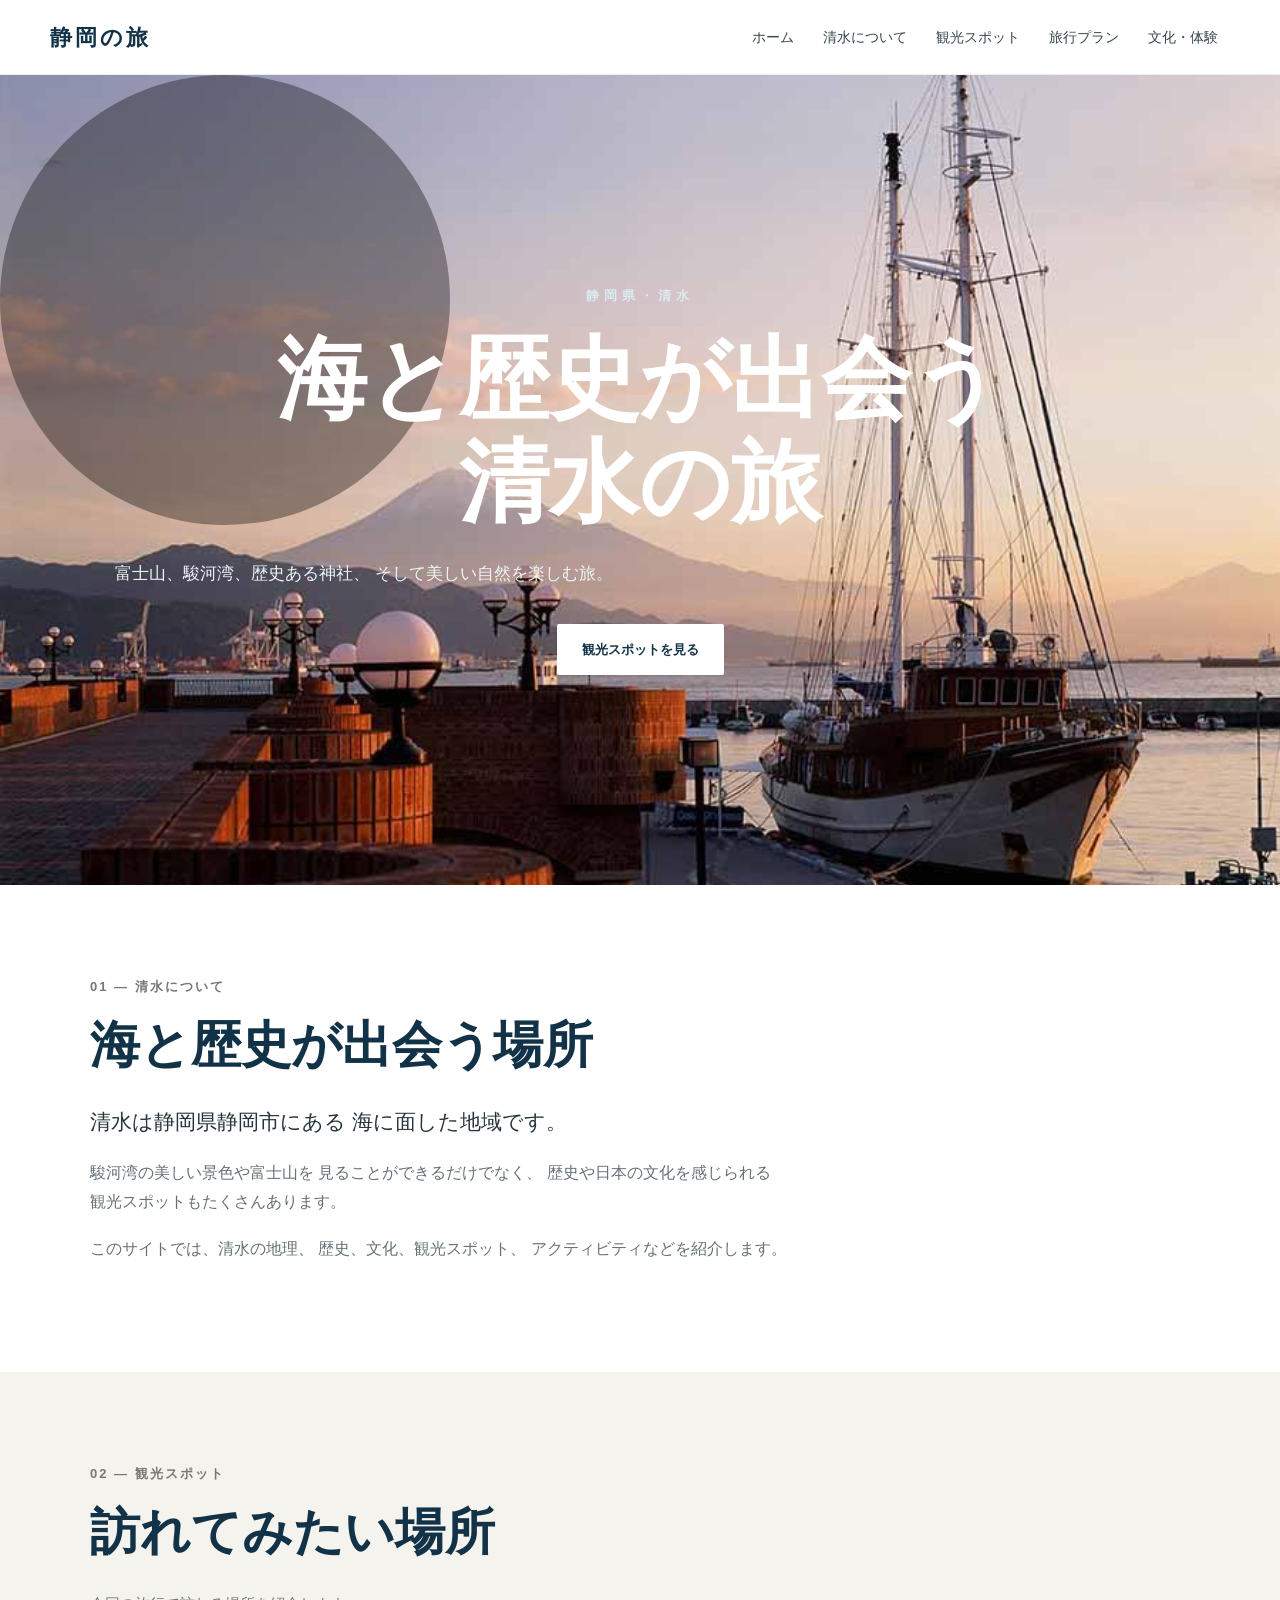
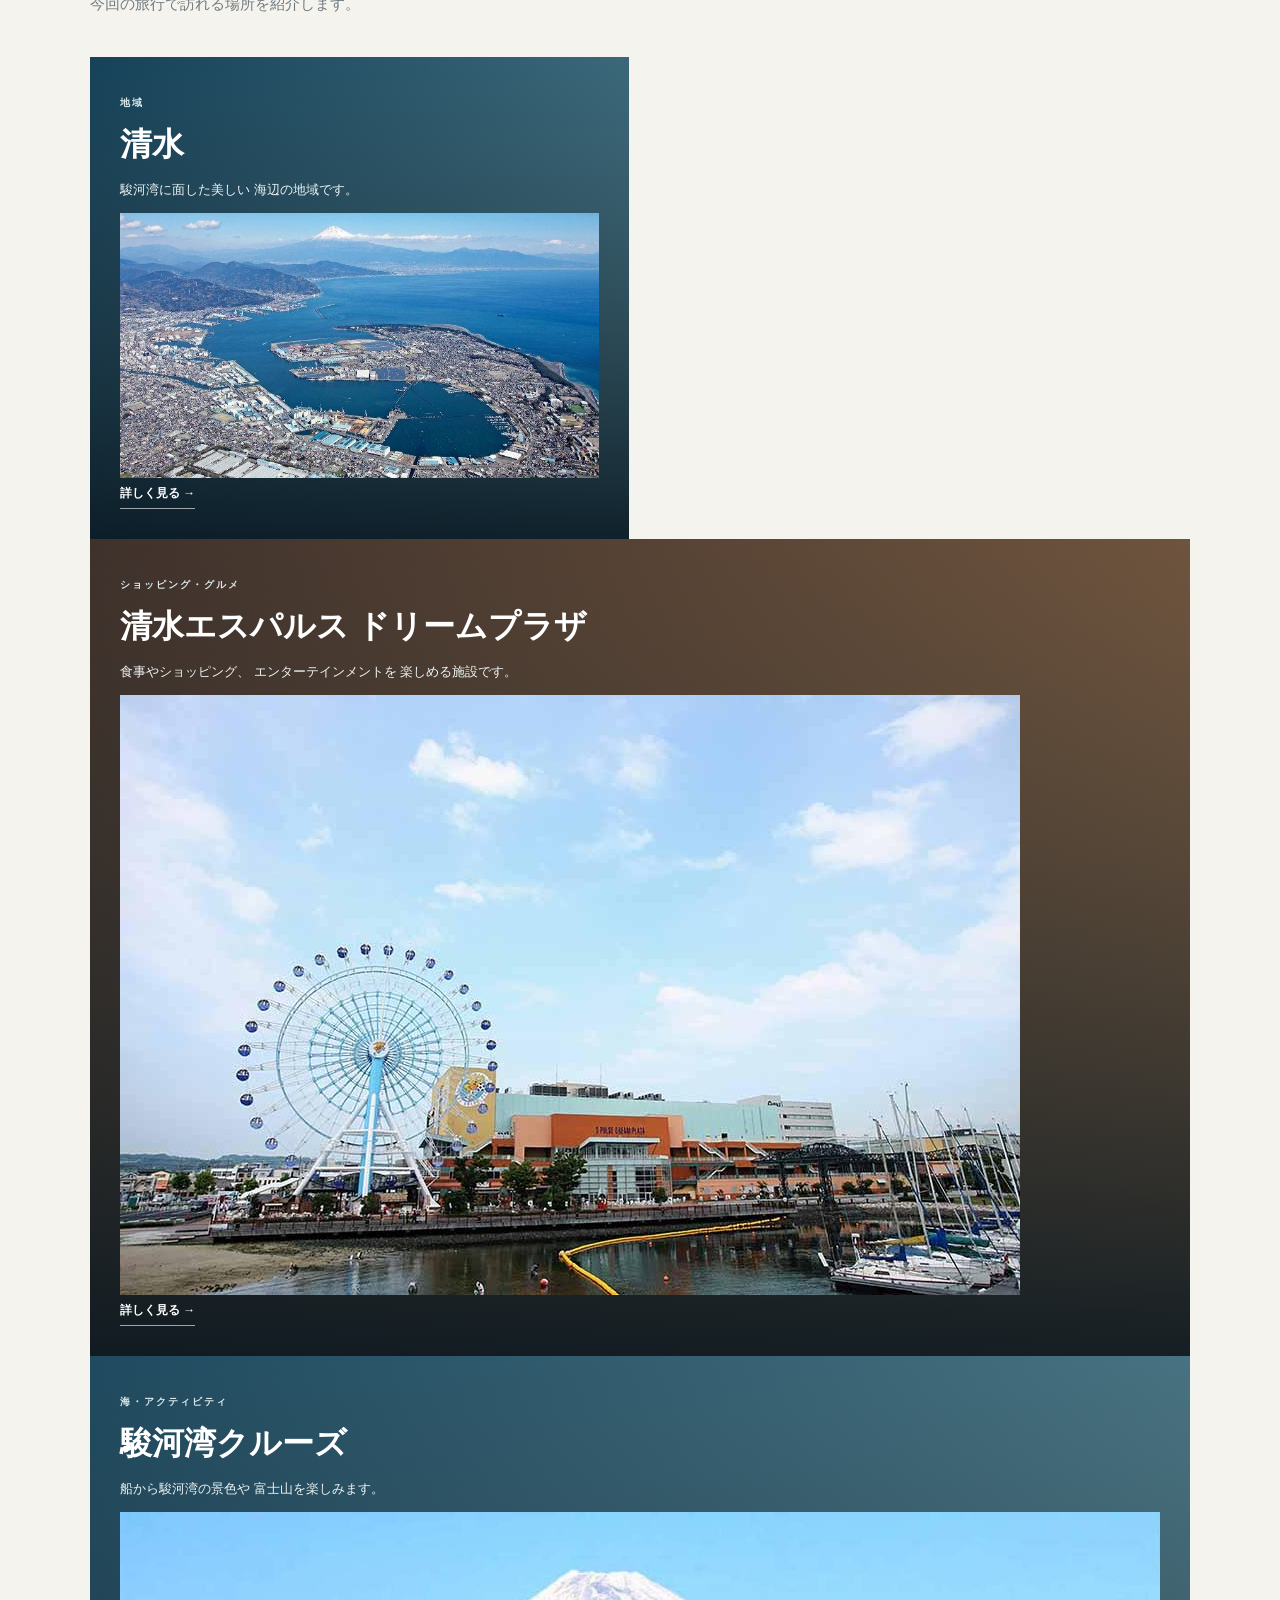
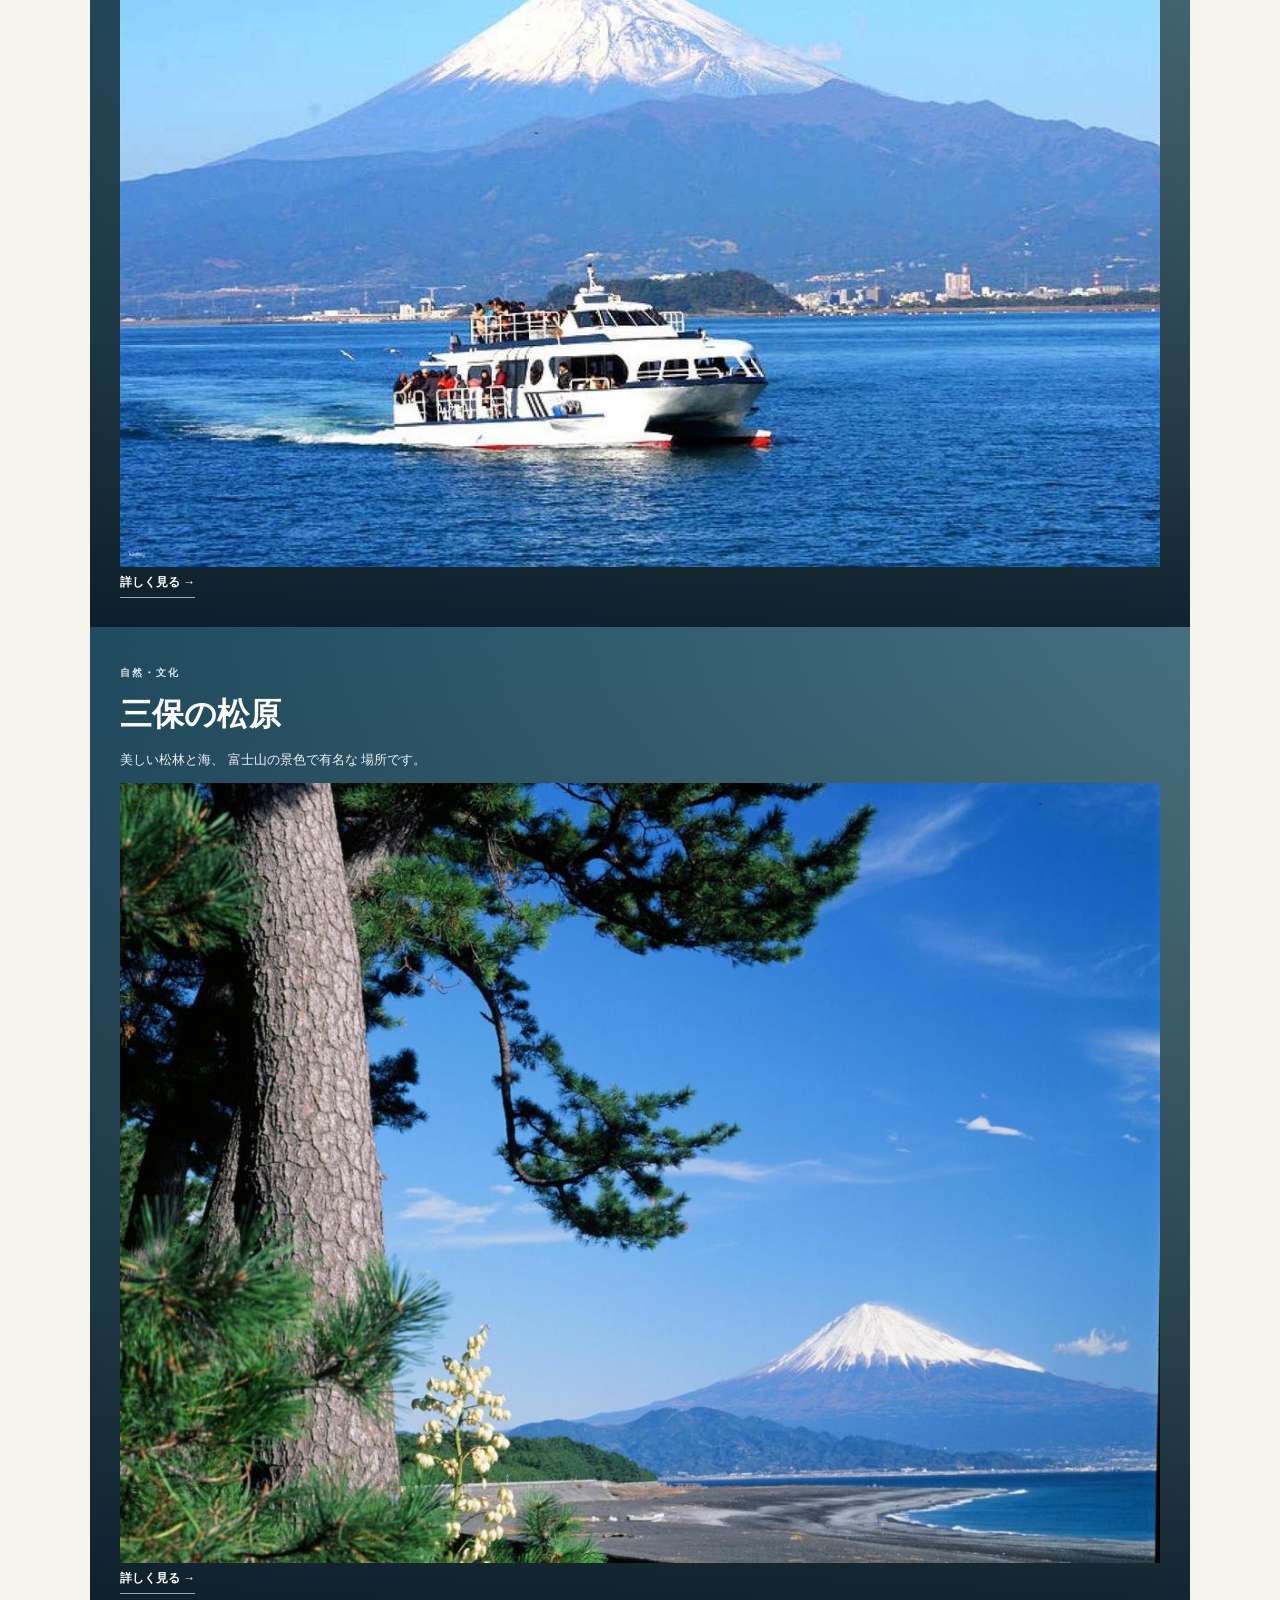
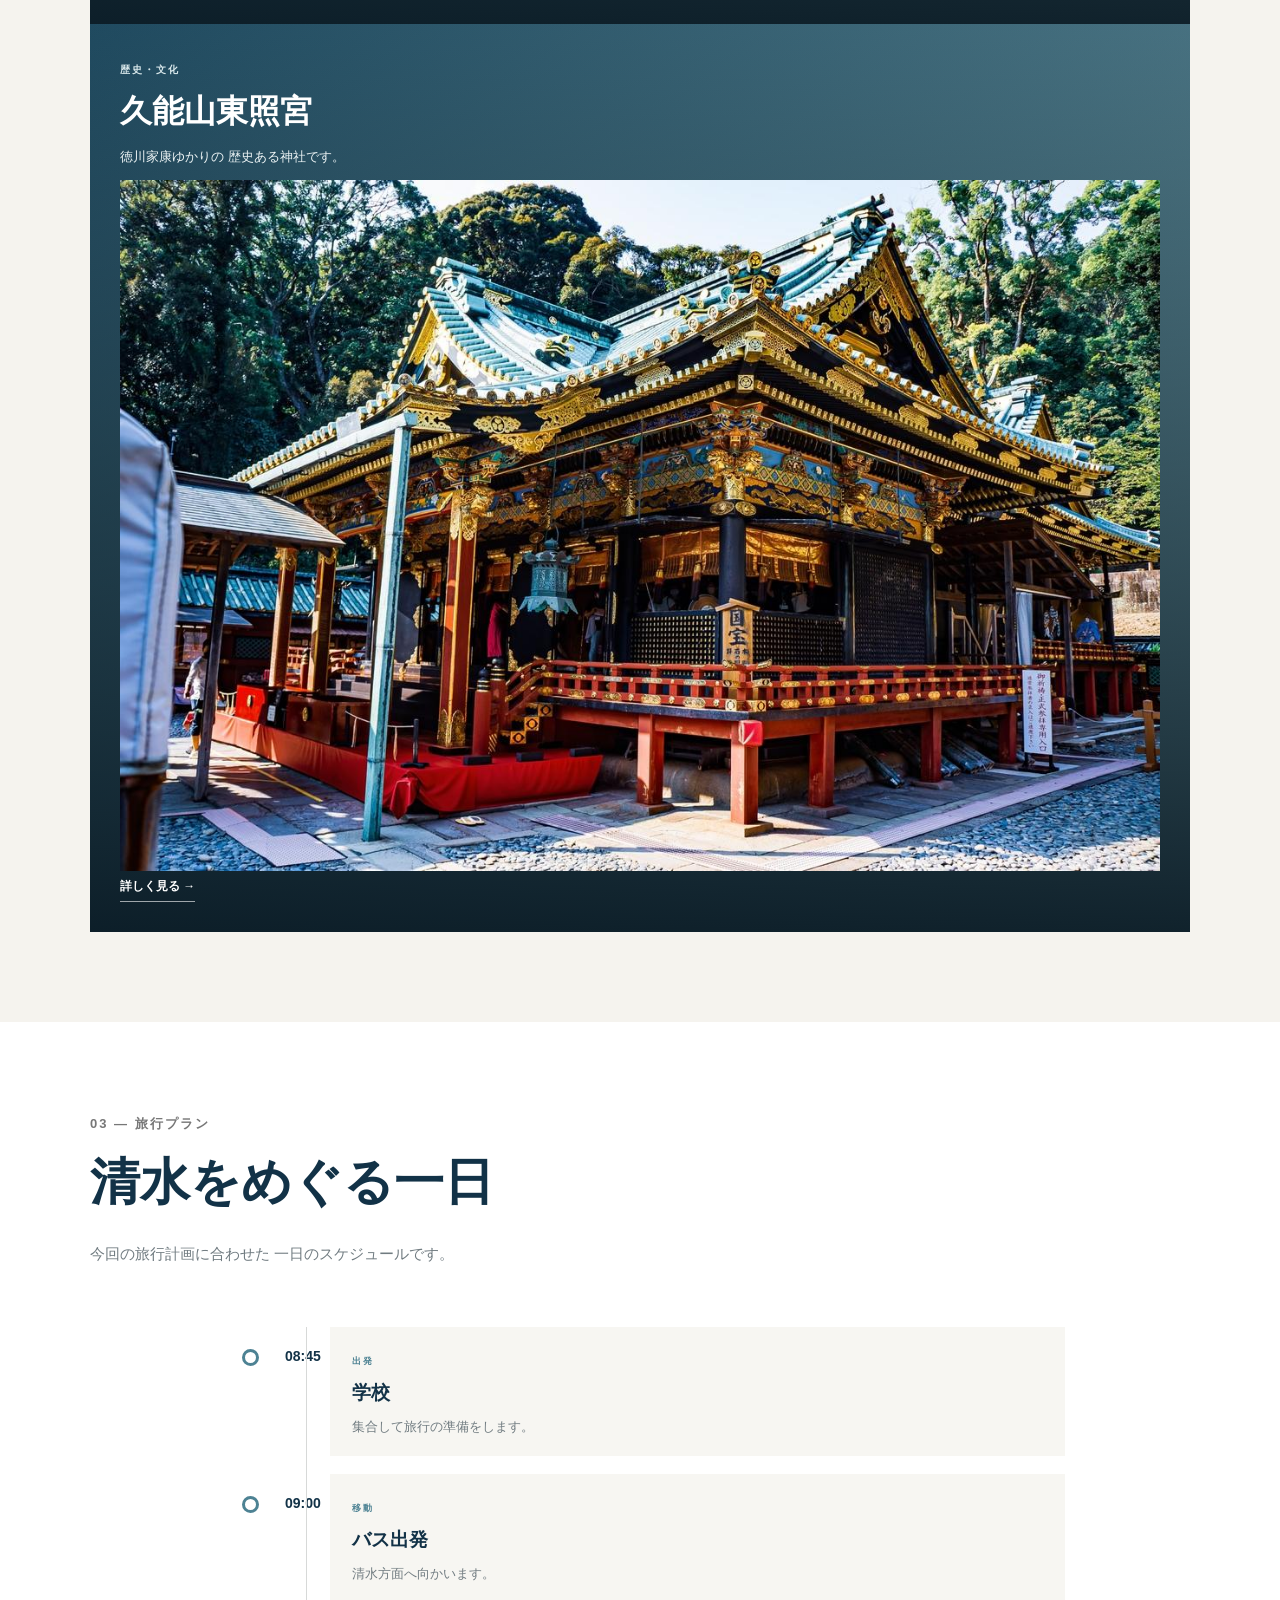
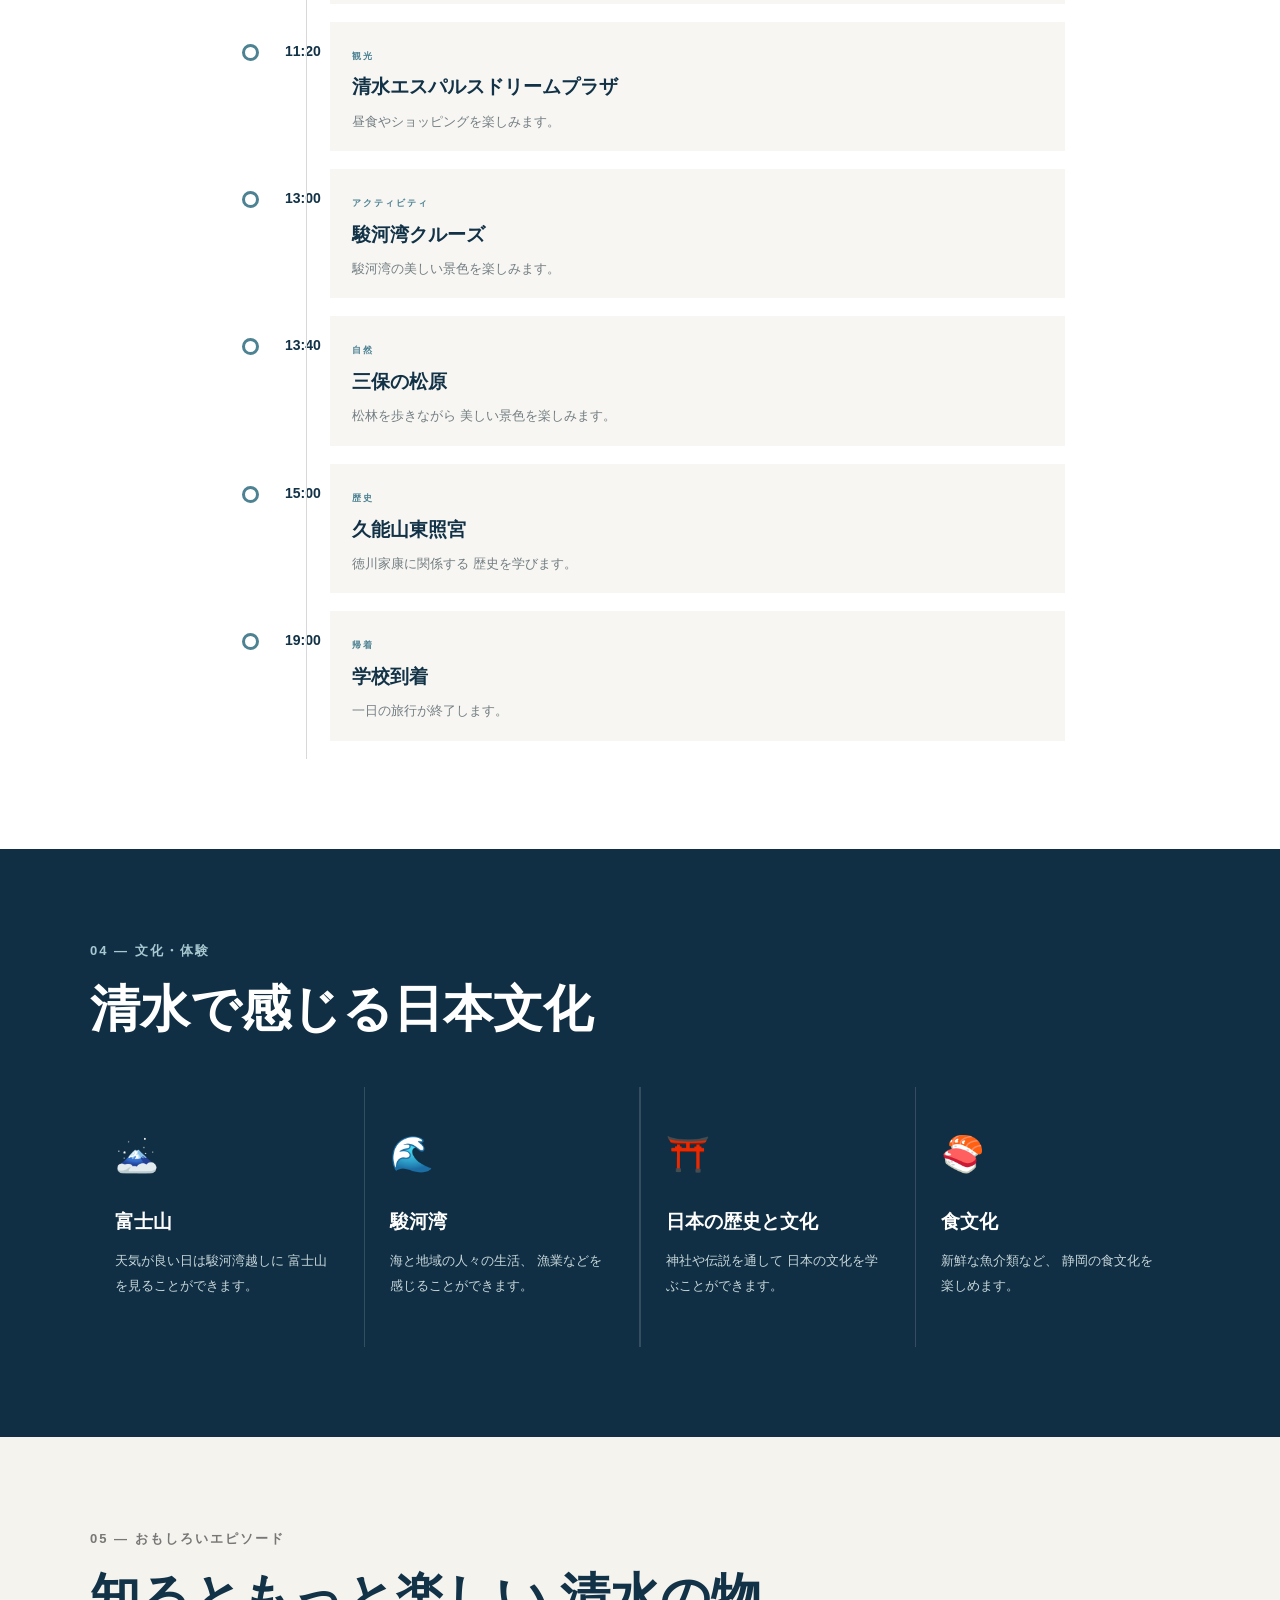
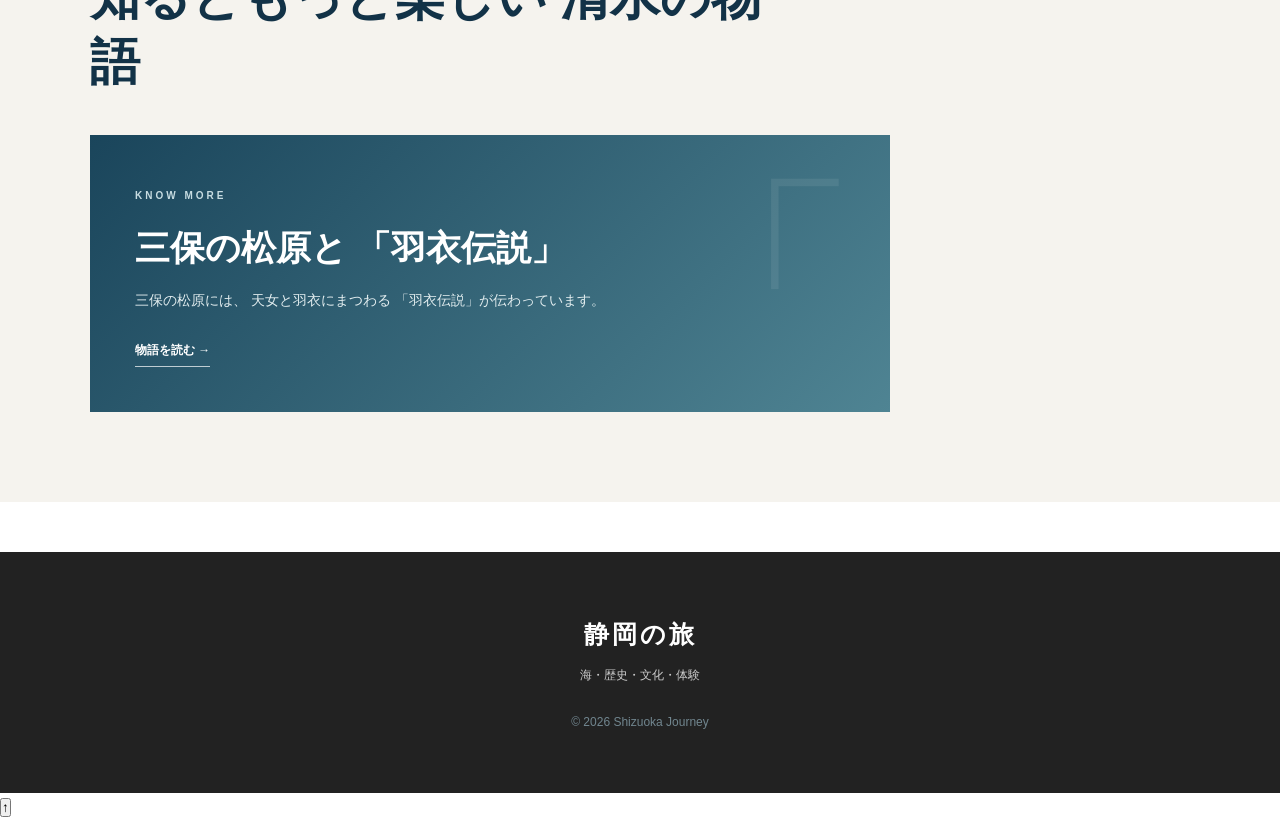
<file: index.html>
<!DOCTYPE html>
<html lang="ja">

<head>
    <meta charset="UTF-8">
    <meta name="viewport" content="width=device-width, initial-scale=1.0">

    <title>静岡の旅 | 清水をめぐる旅</title>

    <link rel="stylesheet" href="style.css">
</head>

<body>

    <!-- ヘッダー -->
    <header class="header">

        <nav class="navbar">

            <div class="logo">
                静岡の旅
            </div>

            <ul class="nav-menu">
                <li>
                    <a href="#home">ホーム</a>
                </li>

                <li>
                    <a href="#about">清水について</a>
                </li>

                <li>
                    <a href="#destinations">観光スポット</a>
                </li>

                <li>
                    <a href="#plan">旅行プラン</a>
                </li>

                <li>
                    <a href="#culture">文化・体験</a>
                </li>
            </ul>

        </nav>

    </header>


    <!-- メインビジュアル -->
    <main>

        <section id="home" class="hero">
             <img src="images/shimizu-port.jfif"
         alt="清水港と駿河湾、富士山の景色"
         class="hero-image">

            <div class="hero-content">

                <p class="subtitle">
                    静岡県・清水
                </p>

                <h1>
                    海と歴史が出会う<br>
                    清水の旅
                </h1>

                <p class="hero-text">
                    富士山、駿河湾、歴史ある神社、
                    そして美しい自然を楽しむ旅。
                </p>

                <a href="#destinations" class="button">
                    観光スポットを見る
                </a>

            </div>

        </section>


        <!-- 清水について -->
        <section id="about" class="about section">

            <div class="container">

                <p class="section-number">
                    01 — 清水について
                </p>

                <h2>
                    海と歴史が出会う場所
                </h2>

                <div class="about-content">

                    <p>
                        清水は静岡県静岡市にある
                        海に面した地域です。
                    </p>

                    <p>
                        駿河湾の美しい景色や富士山を
                        見ることができるだけでなく、
                        歴史や日本の文化を感じられる
                        観光スポットもたくさんあります。
                    </p>

                    <p>
                        このサイトでは、清水の地理、
                        歴史、文化、観光スポット、
                        アクティビティなどを紹介します。
                    </p>

                </div>

            </div>

        </section>


        <!-- 観光スポット -->
        <section id="destinations" class="destinations section">

            <div class="container">

                <p class="section-number">
                    02 — 観光スポット
                </p>

                <h2>
                    訪れてみたい場所
                </h2>

                <p class="section-description">
                    今回の旅行で訪れる場所を紹介します。
                </p>


                <div class="destination-grid">


                    <!-- 清水 -->
<article class="destination-card">

    <div class="card-content">

        <span class="category">
            地域
        </span>

        <h3>
            清水
        </h3>

        <p>
            駿河湾に面した美しい
            海辺の地域です。
        </p>

        <img
            src="images/shimizu.jfif"
            alt="清水港と駿河湾、富士山"
        >

        <a href="pages/shimizu.html" class="card-link">
            詳しく見る →
        </a>

    </div>

</article>

                        </div>

                    </article>


                    <!-- ドリームプラザ -->
                    <article class="destination-card">

                        <div class="card-content">

                            <span class="category">
                                ショッピング・グルメ
                            </span>

                            <h3>
                                清水エスパルス
                                ドリームプラザ
                            </h3>

                            <p>
                                食事やショッピング、
                                エンターテインメントを
                                楽しめる施設です。
                            </p>

                             <img src="images/dreamplaza.jfif" alt="エスパルスドリームプラザの外観">
                            </a>
<a href="pages/dreamplaza.html" class="card-link">
    詳しく見る →
</a>
                        </div>

                    </article>


                    <!-- 駿河湾クルーズ -->
                    <article class="destination-card">

                        <div class="card-content">

                            <span class="category">
                                海・アクティビティ
                            </span>

                            <h3>
                                駿河湾クルーズ
                            </h3>

                            <p>
                                船から駿河湾の景色や
                                富士山を楽しみます。
                            </p>

                            <img src="images/cruise.jfif" alt="駿河湾を航行する船と富士山">
                            </a>
<a href="pages/cruise.html" class="card-link">
    詳しく見る →
</a>
                        </div>

                    </article>


                    <!-- 三保の松原 -->
                    <article class="destination-card">

                        <div class="card-content">

                            <span class="category">
                                自然・文化
                            </span>

                            <h3>
                                三保の松原
                            </h3>

                            <p>
                                美しい松林と海、
                                富士山の景色で有名な
                                場所です。
                            </p>

<img src="images/miho-matsubara.jfif"
     alt="三保の松原の松林と富士山">                               
                            </a>
<a href="pages/miho-matsubara.html" class="card-link">
    詳しく見る →
</a>
                        </div>

                    </article>


                    <!-- 久能山東照宮 -->
                    <article class="destination-card">

                        <div class="card-content">

                            <span class="category">
                                歴史・文化
                            </span>

                            <h3>
                                久能山東照宮
                            </h3>

                            <p>
                                徳川家康ゆかりの
                                歴史ある神社です。
                            </p>

<img src="images/kunozan.jfif"
     alt="久能山東照宮の美しい社殿と石段">
                            </a>
<a href="pages/kunozan.html" class="card-link">
    詳しく見る →
</a>
                        </div>

                    </article>

                </div>

            </div>

        </section>


        <!-- 旅行プラン -->
        <section id="plan" class="plan section">

            <div class="container">

                <p class="section-number">
                    03 — 旅行プラン
                </p>

                <h2>
                    清水をめぐる一日
                </h2>

                <p class="section-description">
                    今回の旅行計画に合わせた
                    一日のスケジュールです。
                </p>


                <div class="timeline">


                    <div class="timeline-item">

                        <div class="time">
                            08:45
                        </div>

                        <div class="timeline-content">

                            <span>
                                出発
                            </span>

                            <h3>
                                学校
                            </h3>

                            <p>
                                集合して旅行の準備をします。
                            </p>

                        </div>

                    </div>


                    <div class="timeline-item">

                        <div class="time">
                            09:00
                        </div>

                        <div class="timeline-content">

                            <span>
                                移動
                            </span>

                            <h3>
                                バス出発
                            </h3>

                            <p>
                                清水方面へ向かいます。
                            </p>

                        </div>

                    </div>


                    <div class="timeline-item">

                        <div class="time">
                            11:20
                        </div>

                        <div class="timeline-content">

                            <span>
                                観光
                            </span>

                            <h3>
                                清水エスパルスドリームプラザ
                            </h3>

                            <p>
                                昼食やショッピングを楽しみます。
                            </p>

                        </div>

                    </div>


                    <div class="timeline-item">

                        <div class="time">
                            13:00
                        </div>

                        <div class="timeline-content">

                            <span>
                                アクティビティ
                            </span>

                            <h3>
                                駿河湾クルーズ
                            </h3>

                            <p>
                                駿河湾の美しい景色を楽しみます。
                            </p>

                        </div>

                    </div>


                    <div class="timeline-item">

                        <div class="time">
                            13:40
                        </div>

                        <div class="timeline-content">

                            <span>
                                自然
                            </span>

                            <h3>
                                三保の松原
                            </h3>

                            <p>
                                松林を歩きながら
                                美しい景色を楽しみます。
                            </p>

                        </div>

                    </div>


                    <div class="timeline-item">

                        <div class="time">
                            15:00
                        </div>

                        <div class="timeline-content">

                            <span>
                                歴史
                            </span>

                            <h3>
                                久能山東照宮
                            </h3>

                            <p>
                                徳川家康に関係する
                                歴史を学びます。
                            </p>

                        </div>

                    </div>


                    <div class="timeline-item">

                        <div class="time">
                            19:00
                        </div>

                        <div class="timeline-content">

                            <span>
                                帰着
                            </span>

                            <h3>
                                学校到着
                            </h3>

                            <p>
                                一日の旅行が終了します。
                            </p>

                        </div>

                    </div>

                </div>

            </div>

        </section>


        <!-- 文化・体験 -->
        <section id="culture" class="culture section">

            <div class="container">

                <p class="section-number">
                    04 — 文化・体験
                </p>

                <h2>
                    清水で感じる日本文化
                </h2>


                <div class="culture-grid">

                    <div class="culture-card">

                        <div class="icon">
                            🗻
                        </div>

                        <h3>
                            富士山
                        </h3>

                        <p>
                            天気が良い日は駿河湾越しに
                            富士山を見ることができます。
                        </p>

                    </div>


                    <div class="culture-card">

                        <div class="icon">
                            🌊
                        </div>

                        <h3>
                            駿河湾
                        </h3>

                        <p>
                            海と地域の人々の生活、
                            漁業などを感じることができます。
                        </p>

                    </div>


                    <div class="culture-card">

                        <div class="icon">
                            ⛩️
                        </div>

                        <h3>
                            日本の歴史と文化
                        </h3>

                        <p>
                            神社や伝説を通して
                            日本の文化を学ぶことができます。
                        </p>

                    </div>


                    <div class="culture-card">

                        <div class="icon">
                            🍣
                        </div>

                        <h3>
                            食文化
                        </h3>

                        <p>
                            新鮮な魚介類など、
                            静岡の食文化を楽しめます。
                        </p>

                    </div>

                </div>

            </div>

        </section>


        <!-- エピソード -->
        <section class="episode section">

            <div class="container">

                <p class="section-number">
                    05 — おもしろいエピソード
                </p>

                <h2>
                    知るともっと楽しい
                    清水の物語
                </h2>

                <div class="episode-box">

                    <span>
                        KNOW MORE
                    </span>

                    <h3>
                        三保の松原と
                        「羽衣伝説」
                    </h3>

                    <p>
                        三保の松原には、
                        天女と羽衣にまつわる
                        「羽衣伝説」が伝わっています。
                    </p>

                    <a href="pages/miho-matsubara.html">
                        物語を読む →
                    </a>

                </div>

            </div>

        </section>

    </main>


    <!-- フッター -->
    <footer class="footer">

        <div class="container">

            <h3>
                静岡の旅
            </h3>

            <p>
                海・歴史・文化・体験
            </p>

            <p class="copyright">
                © 2026 Shizuoka Journey
            </p>

        </div>

    </footer>


    <script src="script.js"></script>

</body>

</html>
</file>
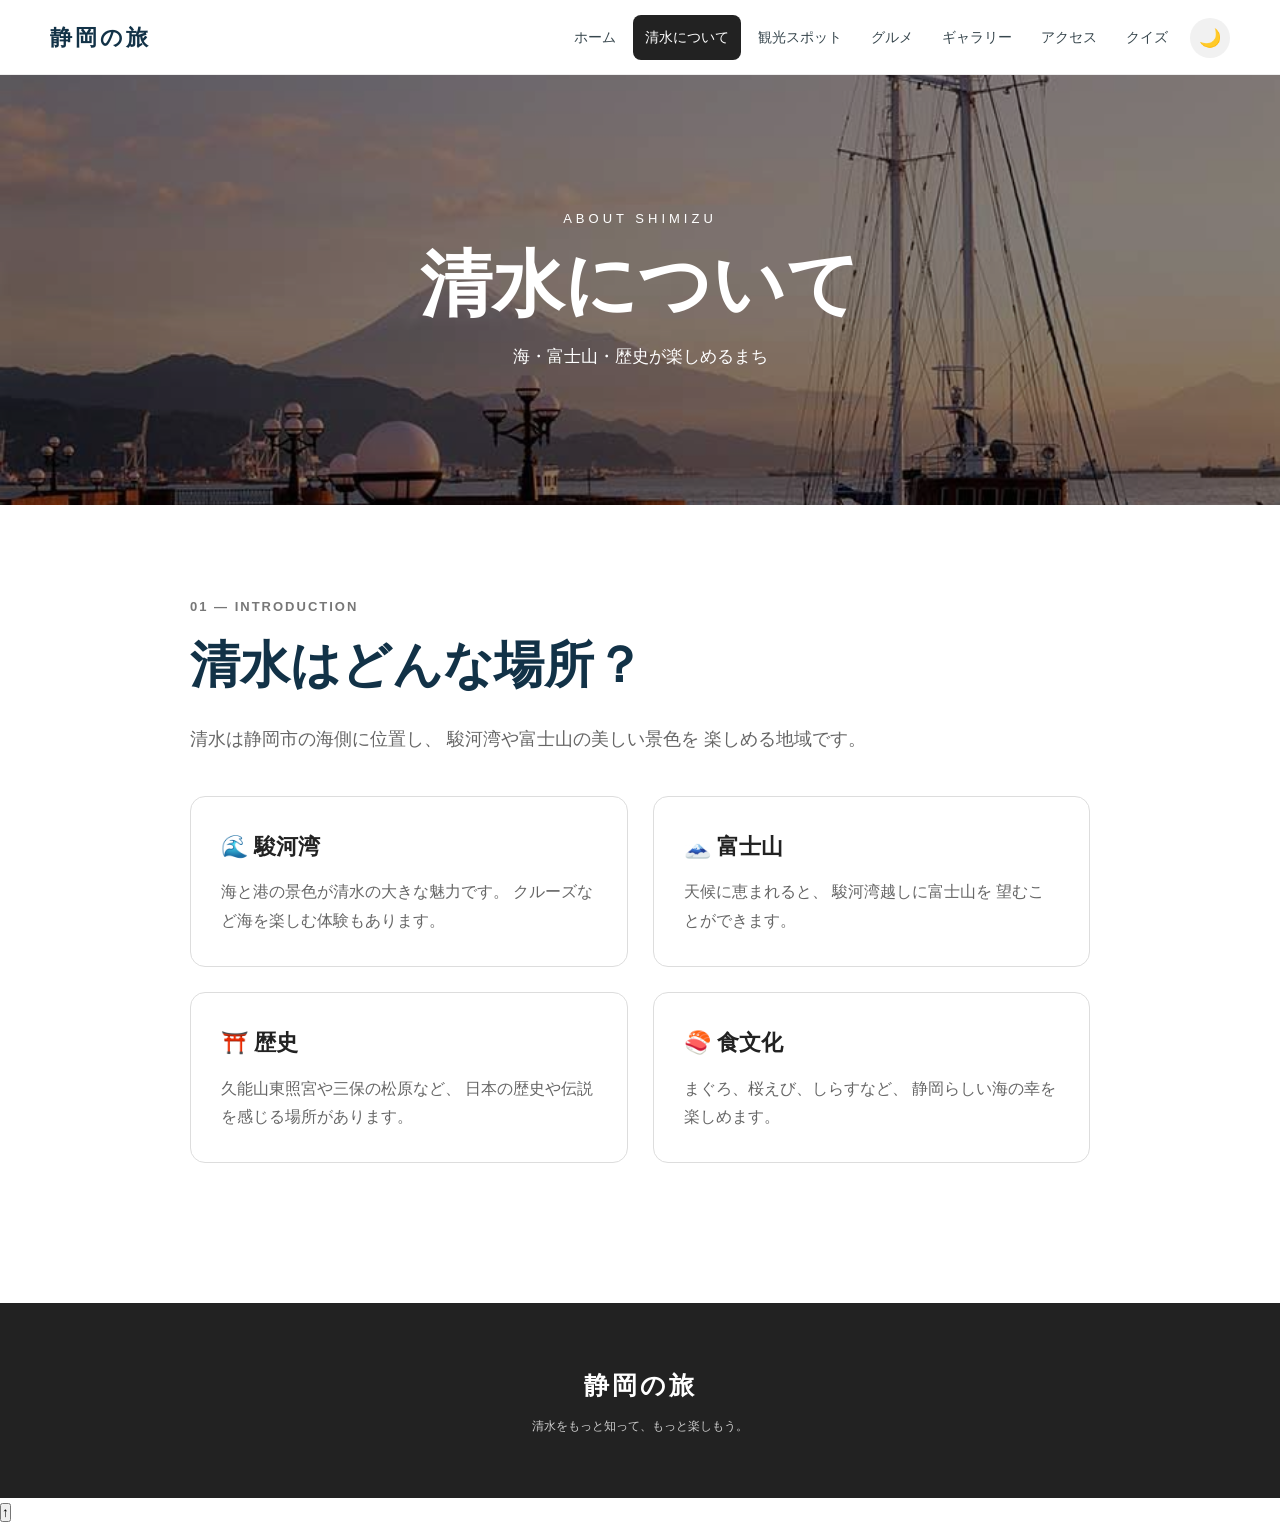
<file: about.html>
<!DOCTYPE html>
<html lang="ja">

<head>
    <meta charset="UTF-8">
    <meta name="viewport" content="width=device-width, initial-scale=1.0">

    <title>清水について | 静岡の旅</title>

    <link rel="stylesheet" href="style.css">
</head>

<body>

    <!-- Header -->
    <header class="header">
        <nav class="navbar">

            <a class="logo" href="index.html">
                静岡の旅
            </a>

            <button class="menu-toggle">
                ☰
            </button>

            <ul class="nav-menu">

                <li>
                    <a href="index.html">
                        ホーム
                    </a>
                </li>

                <li>
                    <a class="active" href="about.html">
                        清水について
                    </a>
                </li>

                <li>
                    <a href="index.html#destinations">
                        観光スポット
                    </a>
                </li>

                <li>
                    <a href="food.html">
                        グルメ
                    </a>
                </li>

                <li>
                    <a href="gallery.html">
                        ギャラリー
                    </a>
                </li>

                <li>
                    <a href="access.html">
                        アクセス
                    </a>
                </li>

                <li>
                    <a href="quiz.html">
                        クイズ
                    </a>
                </li>

                <li>
                    <button id="themeToggle" class="theme-btn">
                        🌙
                    </button>
                </li>

            </ul>

        </nav>
    </header>


    <!-- Main -->
    <main>

        <!-- Hero -->
        <section class="page-hero">

            <img
                src="images/shimizu-port.jfif"
                alt="清水港"
            >

            <div>

                <p>
                    ABOUT SHIMIZU
                </p>

                <h1>
                    清水について
                </h1>

                <span>
                    海・富士山・歴史が楽しめるまち
                </span>

            </div>

        </section>


        <!-- Introduction -->
        <section class="section">

            <div class="container narrow">

                <p class="section-number reveal">
                    01 — INTRODUCTION
                </p>

                <h2 class="reveal">
                    清水はどんな場所？
                </h2>

                <p class="lead reveal">
                    清水は静岡市の海側に位置し、
                    駿河湾や富士山の美しい景色を
                    楽しめる地域です。
                </p>


                <!-- Cards -->
                <div class="about-cards">


                    <!-- Suruga Bay -->
                    <div class="info-card reveal">

                        <h3>
                            🌊 駿河湾
                        </h3>

                        <p>
                            海と港の景色が清水の大きな魅力です。
                            クルーズなど海を楽しむ体験もあります。
                        </p>

                    </div>


                    <!-- Mt Fuji -->
                    <div class="info-card reveal">

                        <h3>
                            🗻 富士山
                        </h3>

                        <p>
                            天候に恵まれると、
                            駿河湾越しに富士山を
                            望むことができます。
                        </p>

                    </div>


                    <!-- History -->
                    <div class="info-card reveal">

                        <h3>
                            ⛩️ 歴史
                        </h3>

                        <p>
                            久能山東照宮や三保の松原など、
                            日本の歴史や伝説を感じる場所があります。
                        </p>

                    </div>


                    <!-- Food -->
                    <div class="info-card reveal">

                        <h3>
                            🍣 食文化
                        </h3>

                        <p>
                            まぐろ、桜えび、しらすなど、
                            静岡らしい海の幸を楽しめます。
                        </p>

                    </div>

                </div>

            </div>

        </section>

    </main>


    <!-- Footer -->
    <footer class="footer">

        <div class="container">

            <h3>
                静岡の旅
            </h3>

            <p>
                清水をもっと知って、もっと楽しもう。
            </p>

        </div>

    </footer>


    <!-- Back to Top -->
    <button id="topBtn" class="top-btn">
        ↑
    </button>


    <!-- JavaScript -->
    <script src="script.js"></script>

</body>

</html>
</file>
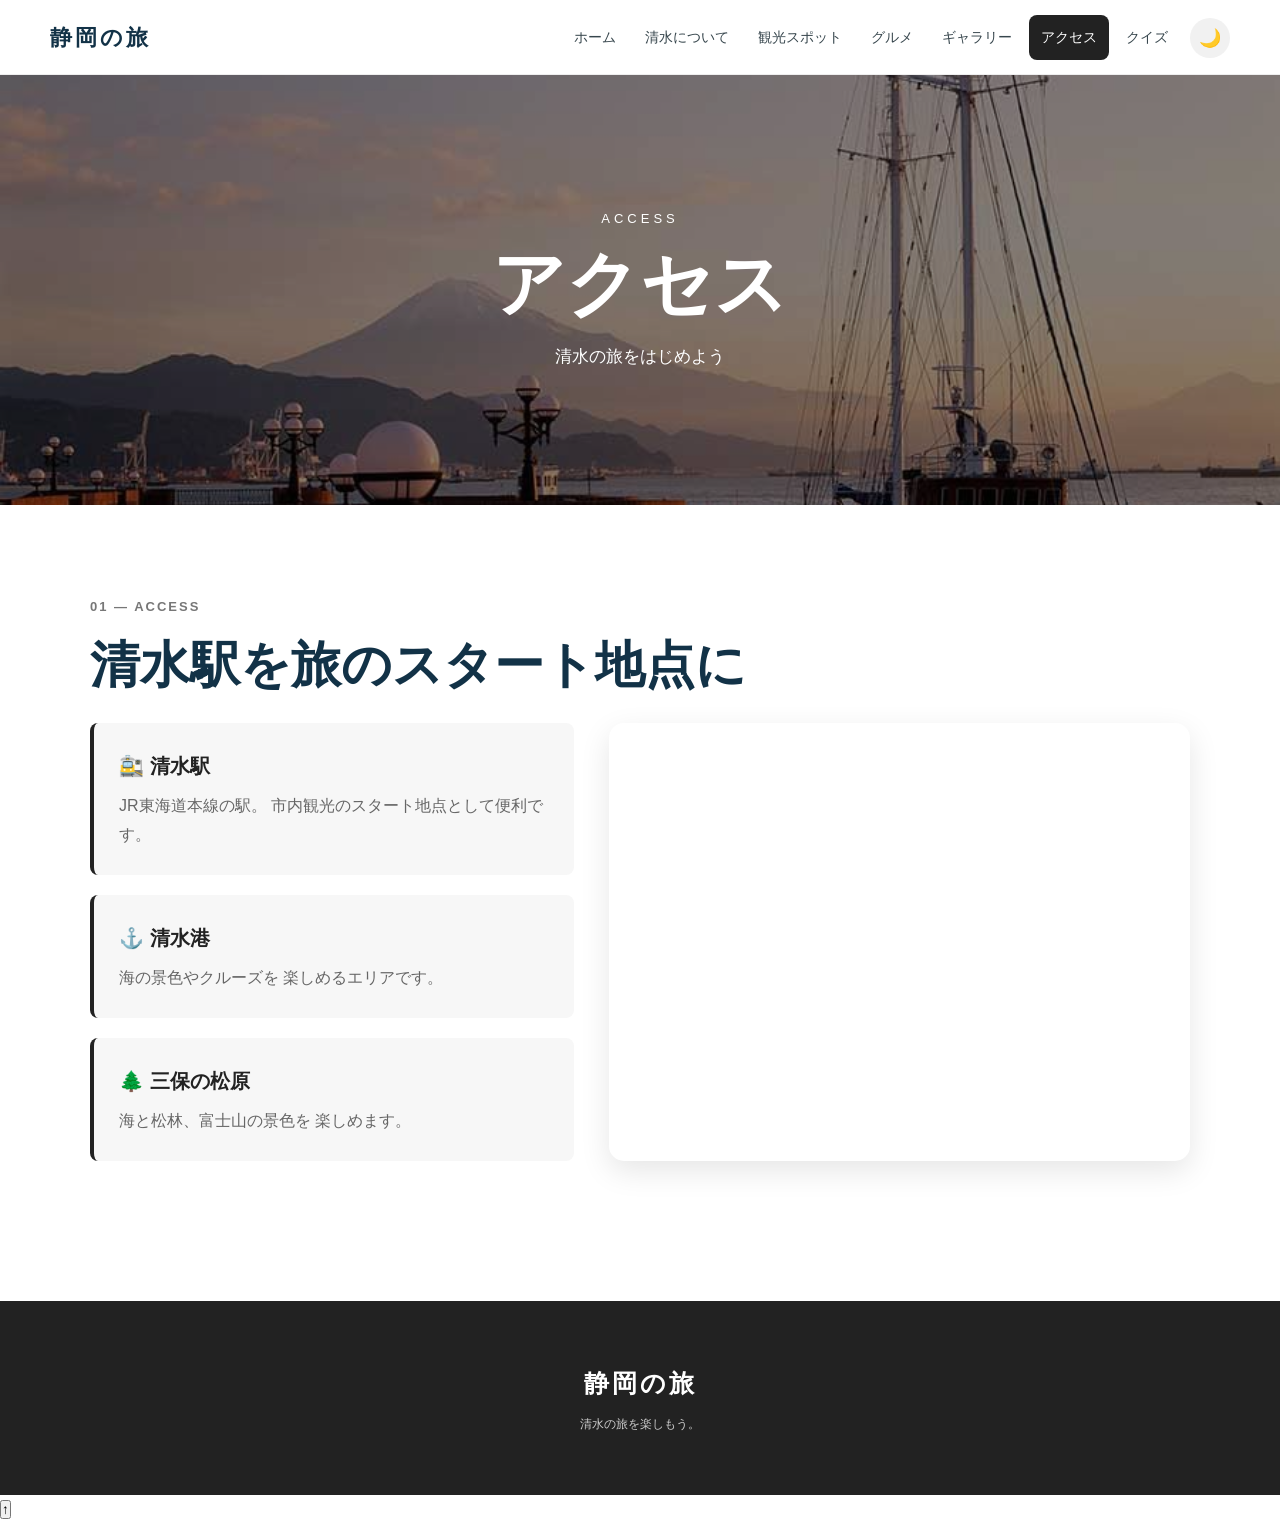
<file: access.html>
<!DOCTYPE html>
<html lang="ja">

<head>
    <meta charset="UTF-8">
    <meta name="viewport" content="width=device-width, initial-scale=1.0">

    <title>アクセス | 静岡の旅</title>

    <link rel="stylesheet" href="style.css">
</head>

<body>

    <!-- Header -->
    <header class="header">
        <nav class="navbar">

            <a class="logo" href="index.html">
                静岡の旅
            </a>

            <button class="menu-toggle">
                ☰
            </button>

            <ul class="nav-menu">

                <li>
                    <a href="index.html">
                        ホーム
                    </a>
                </li>

                <li>
                    <a href="about.html">
                        清水について
                    </a>
                </li>

                <li>
                    <a href="index.html#destinations">
                        観光スポット
                    </a>
                </li>

                <li>
                    <a href="food.html">
                        グルメ
                    </a>
                </li>

                <li>
                    <a href="gallery.html">
                        ギャラリー
                    </a>
                </li>

                <li>
                    <a class="active" href="access.html">
                        アクセス
                    </a>
                </li>

                <li>
                    <a href="quiz.html">
                        クイズ
                    </a>
                </li>

                <li>
                    <button id="themeToggle" class="theme-btn">
                        🌙
                    </button>
                </li>

            </ul>

        </nav>
    </header>


    <!-- Main -->
    <main>

        <!-- Hero -->
        <section class="page-hero">

            <img
                src="images/shimizu-port.jfif"
                alt="清水港"
            >

            <div>

                <p>
                    ACCESS
                </p>

                <h1>
                    アクセス
                </h1>

                <span>
                    清水の旅をはじめよう
                </span>

            </div>

        </section>


        <!-- Access Section -->
        <section class="section">

            <div class="container">

                <p class="section-number">
                    01 — ACCESS
                </p>

                <h2>
                    清水駅を旅のスタート地点に
                </h2>


                <div class="access-grid">


                    <!-- Information -->
                    <div class="access-list">


                        <!-- Station -->
                        <div class="access-item">

                            <strong>
                                🚉 清水駅
                            </strong>

                            <p>
                                JR東海道本線の駅。
                                市内観光のスタート地点として便利です。
                            </p>

                        </div>


                        <!-- Port -->
                        <div class="access-item">

                            <strong>
                                ⚓ 清水港
                            </strong>

                            <p>
                                海の景色やクルーズを
                                楽しめるエリアです。
                            </p>

                        </div>


                        <!-- Miho -->
                        <div class="access-item">

                            <strong>
                                🌲 三保の松原
                            </strong>

                            <p>
                                海と松林、富士山の景色を
                                楽しめます。
                            </p>

                        </div>

                    </div>


                    <!-- Google Map -->
                    <div class="map-box">

                        <iframe
                            src="https://www.google.com/maps?q=Shimizu+Station+Shizuoka+Japan&output=embed"
                            loading="lazy"
                            title="清水駅の地図">
                        </iframe>

                    </div>

                </div>

            </div>

        </section>

    </main>


    <!-- Footer -->
    <footer class="footer">

        <div class="container">

            <h3>
                静岡の旅
            </h3>

            <p>
                清水の旅を楽しもう。
            </p>

        </div>

    </footer>


    <!-- Back to Top -->
    <button id="topBtn" class="top-btn">
        ↑
    </button>


    <!-- JavaScript -->
    <script src="script.js"></script>

</body>

</html>
</file>
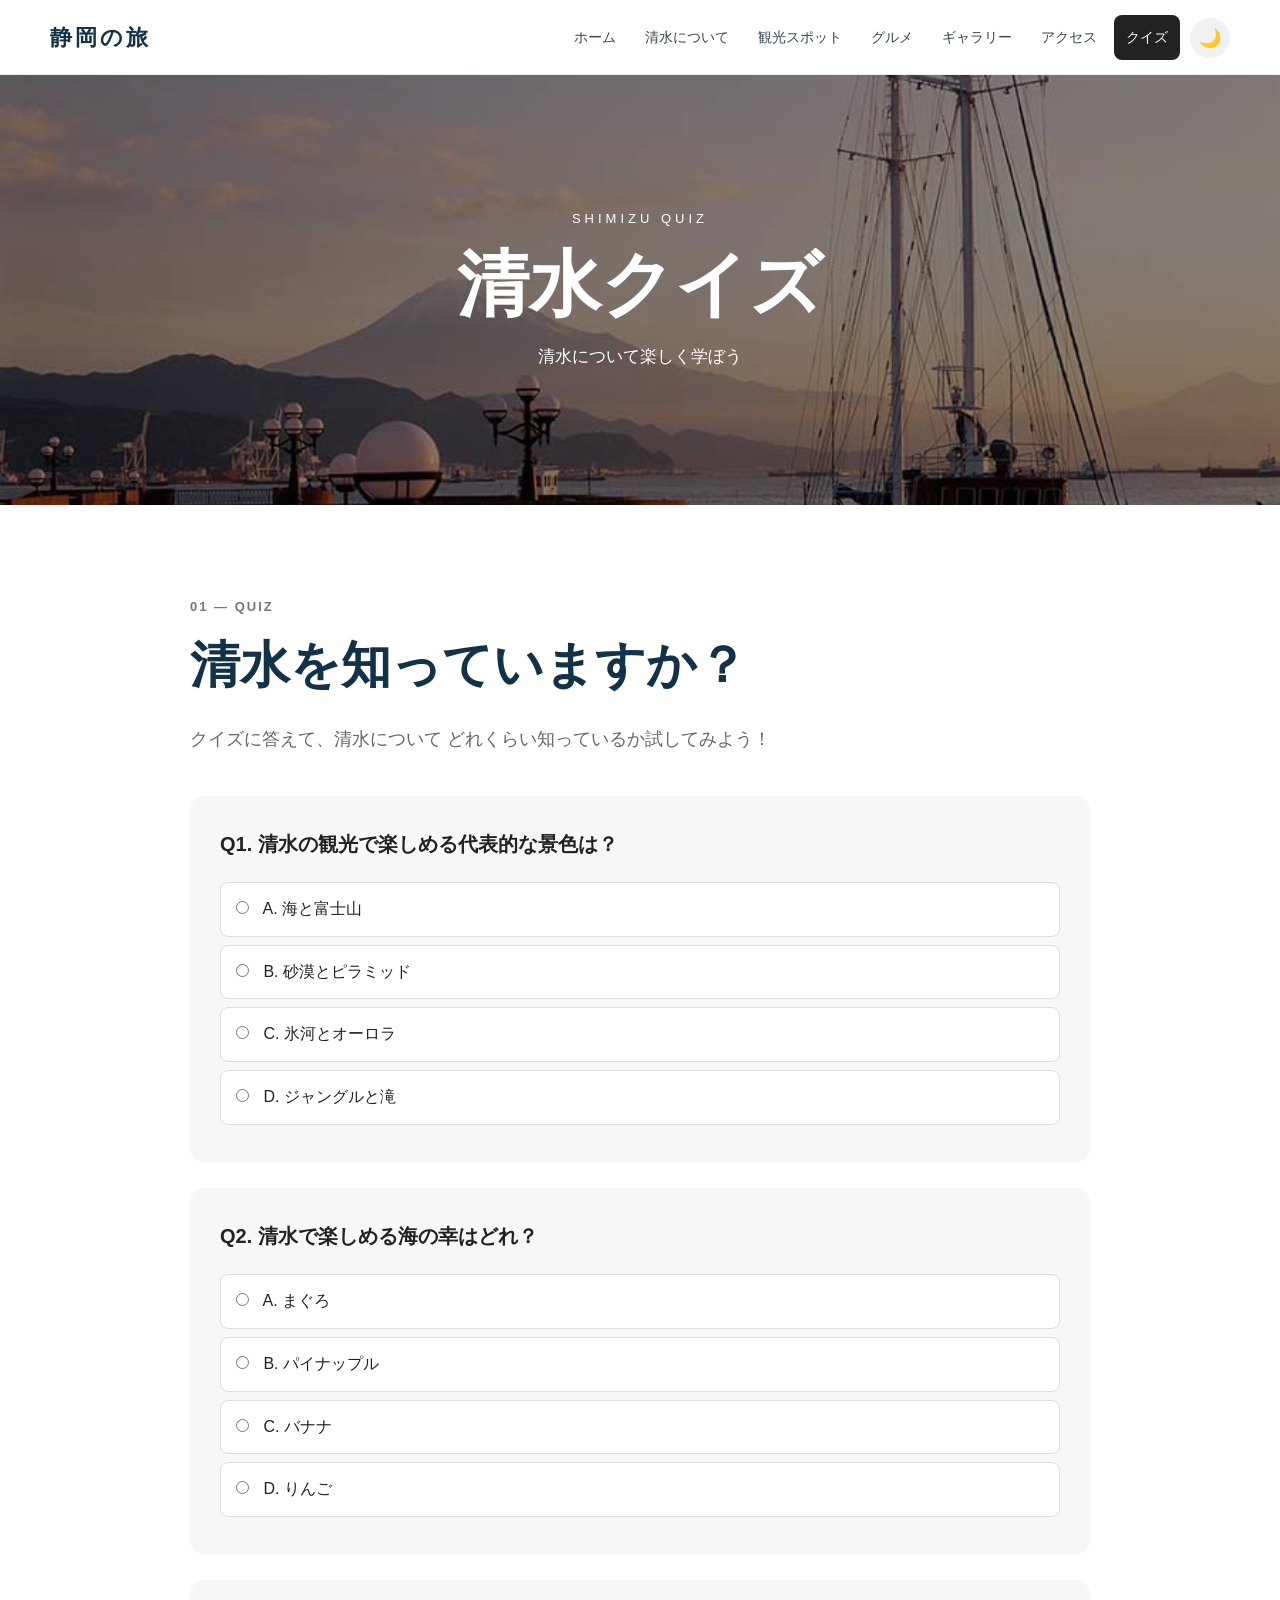
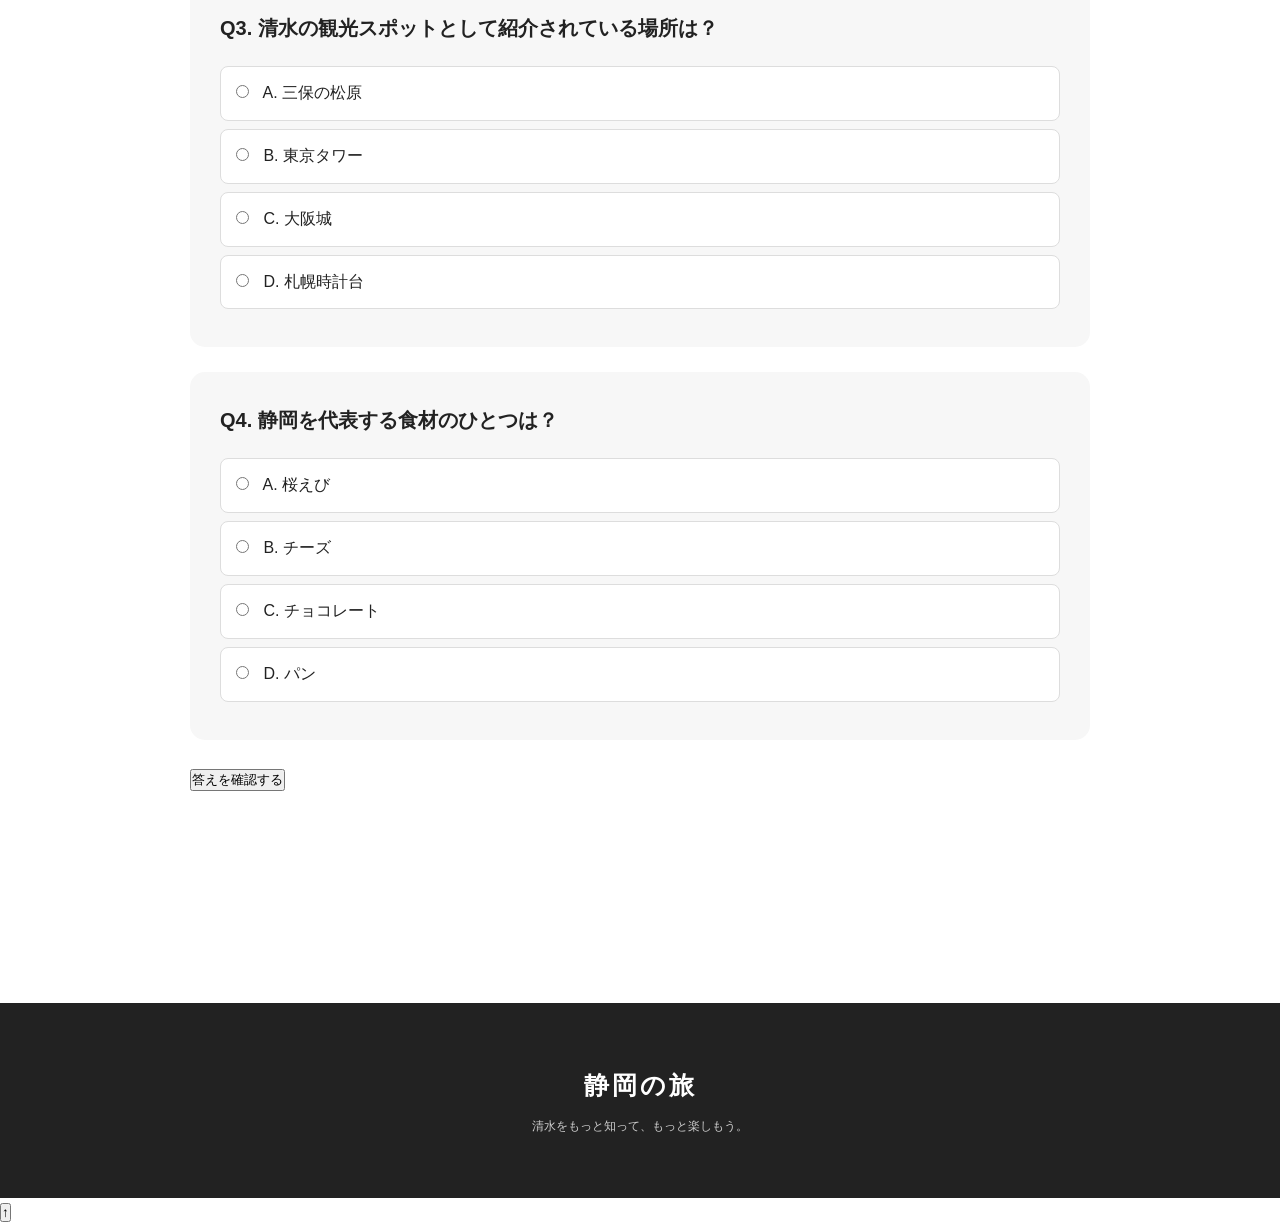
<file: quiz.html>
<!DOCTYPE html>
<html lang="ja">

<head>
    <meta charset="UTF-8">
    <meta name="viewport" content="width=device-width, initial-scale=1.0">

    <title>清水クイズ | 静岡の旅</title>

    <link rel="stylesheet" href="style.css">
</head>

<body>

    <!-- Header -->
    <header class="header">

        <nav class="navbar">

            <a class="logo" href="index.html">
                静岡の旅
            </a>

            <button class="menu-toggle" aria-label="メニュー">
                ☰
            </button>

            <ul class="nav-menu">

                <li>
                    <a href="index.html">ホーム</a>
                </li>

                <li>
                    <a href="about.html">清水について</a>
                </li>

                <li>
                    <a href="index.html#destinations">
                        観光スポット
                    </a>
                </li>

                <li>
                    <a href="food.html">グルメ</a>
                </li>

                <li>
                    <a href="gallery.html">ギャラリー</a>
                </li>

                <li>
                    <a href="access.html">アクセス</a>
                </li>

                <li>
                    <a class="active" href="quiz.html">
                        クイズ
                    </a>
                </li>

                <li>
                    <button id="themeToggle" class="theme-btn">
                        🌙
                    </button>
                </li>

            </ul>

        </nav>

    </header>


    <!-- Main -->
    <main>

        <!-- Hero -->
        <section class="page-hero">

            <img
                src="images/shimizu-port.jfif"
                alt="清水港"
            >

            <div>

                <p>
                    SHIMIZU QUIZ
                </p>

                <h1>
                    清水クイズ
                </h1>

                <span>
                    清水について楽しく学ぼう
                </span>

            </div>

        </section>


        <!-- Quiz -->
        <section class="section">

            <div class="container narrow">

                <p class="section-number">
                    01 — QUIZ
                </p>

                <h2>
                    清水を知っていますか？
                </h2>

                <p class="lead">
                    クイズに答えて、清水について
                    どれくらい知っているか試してみよう！
                </p>


                <div class="quiz-box">


                    <!-- Question 1 -->
                    <div class="quiz-question">

                        <h3>
                            Q1. 清水の観光で楽しめる代表的な景色は？
                        </h3>

                        <label>
                            <input
                                type="radio"
                                name="q1"
                                value="a"
                            >
                            A. 海と富士山
                        </label>

                        <label>
                            <input
                                type="radio"
                                name="q1"
                                value="b"
                            >
                            B. 砂漠とピラミッド
                        </label>

                        <label>
                            <input
                                type="radio"
                                name="q1"
                                value="c"
                            >
                            C. 氷河とオーロラ
                        </label>

                        <label>
                            <input
                                type="radio"
                                name="q1"
                                value="d"
                            >
                            D. ジャングルと滝
                        </label>

                    </div>


                    <!-- Question 2 -->
                    <div class="quiz-question">

                        <h3>
                            Q2. 清水で楽しめる海の幸はどれ？
                        </h3>

                        <label>
                            <input
                                type="radio"
                                name="q2"
                                value="a"
                            >
                            A. まぐろ
                        </label>

                        <label>
                            <input
                                type="radio"
                                name="q2"
                                value="b"
                            >
                            B. パイナップル
                        </label>

                        <label>
                            <input
                                type="radio"
                                name="q2"
                                value="c"
                            >
                            C. バナナ
                        </label>

                        <label>
                            <input
                                type="radio"
                                name="q2"
                                value="d"
                            >
                            D. りんご
                        </label>

                    </div>


                    <!-- Question 3 -->
                    <div class="quiz-question">

                        <h3>
                            Q3. 清水の観光スポットとして紹介されている場所は？
                        </h3>

                        <label>
                            <input
                                type="radio"
                                name="q3"
                                value="a"
                            >
                            A. 三保の松原
                        </label>

                        <label>
                            <input
                                type="radio"
                                name="q3"
                                value="b"
                            >
                            B. 東京タワー
                        </label>

                        <label>
                            <input
                                type="radio"
                                name="q3"
                                value="c"
                            >
                            C. 大阪城
                        </label>

                        <label>
                            <input
                                type="radio"
                                name="q3"
                                value="d"
                            >
                            D. 札幌時計台
                        </label>

                    </div>


                    <!-- Question 4 -->
                    <div class="quiz-question">

                        <h3>
                            Q4. 静岡を代表する食材のひとつは？
                        </h3>

                        <label>
                            <input
                                type="radio"
                                name="q4"
                                value="a"
                            >
                            A. 桜えび
                        </label>

                        <label>
                            <input
                                type="radio"
                                name="q4"
                                value="b"
                            >
                            B. チーズ
                        </label>

                        <label>
                            <input
                                type="radio"
                                name="q4"
                                value="c"
                            >
                            C. チョコレート
                        </label>

                        <label>
                            <input
                                type="radio"
                                name="q4"
                                value="d"
                            >
                            D. パン
                        </label>

                    </div>


                    <!-- Submit -->
                    <button
                        id="quizSubmit"
                        class="quiz-button"
                        type="button"
                    >
                        答えを確認する
                    </button>


                    <!-- Result -->
                    <div
                        id="quizResult"
                        class="quiz-result">
                    </div>

                </div>

            </div>

        </section>

    </main>


    <!-- Footer -->
    <footer class="footer">

        <div class="container">

            <h3>
                静岡の旅
            </h3>

            <p>
                清水をもっと知って、もっと楽しもう。
            </p>

        </div>

    </footer>


    <!-- Back to Top -->
    <button
        id="topBtn"
        class="top-btn">
        ↑
    </button>


    <!-- JavaScript -->
    <script src="script.js"></script>

</body>

</html>
</file>
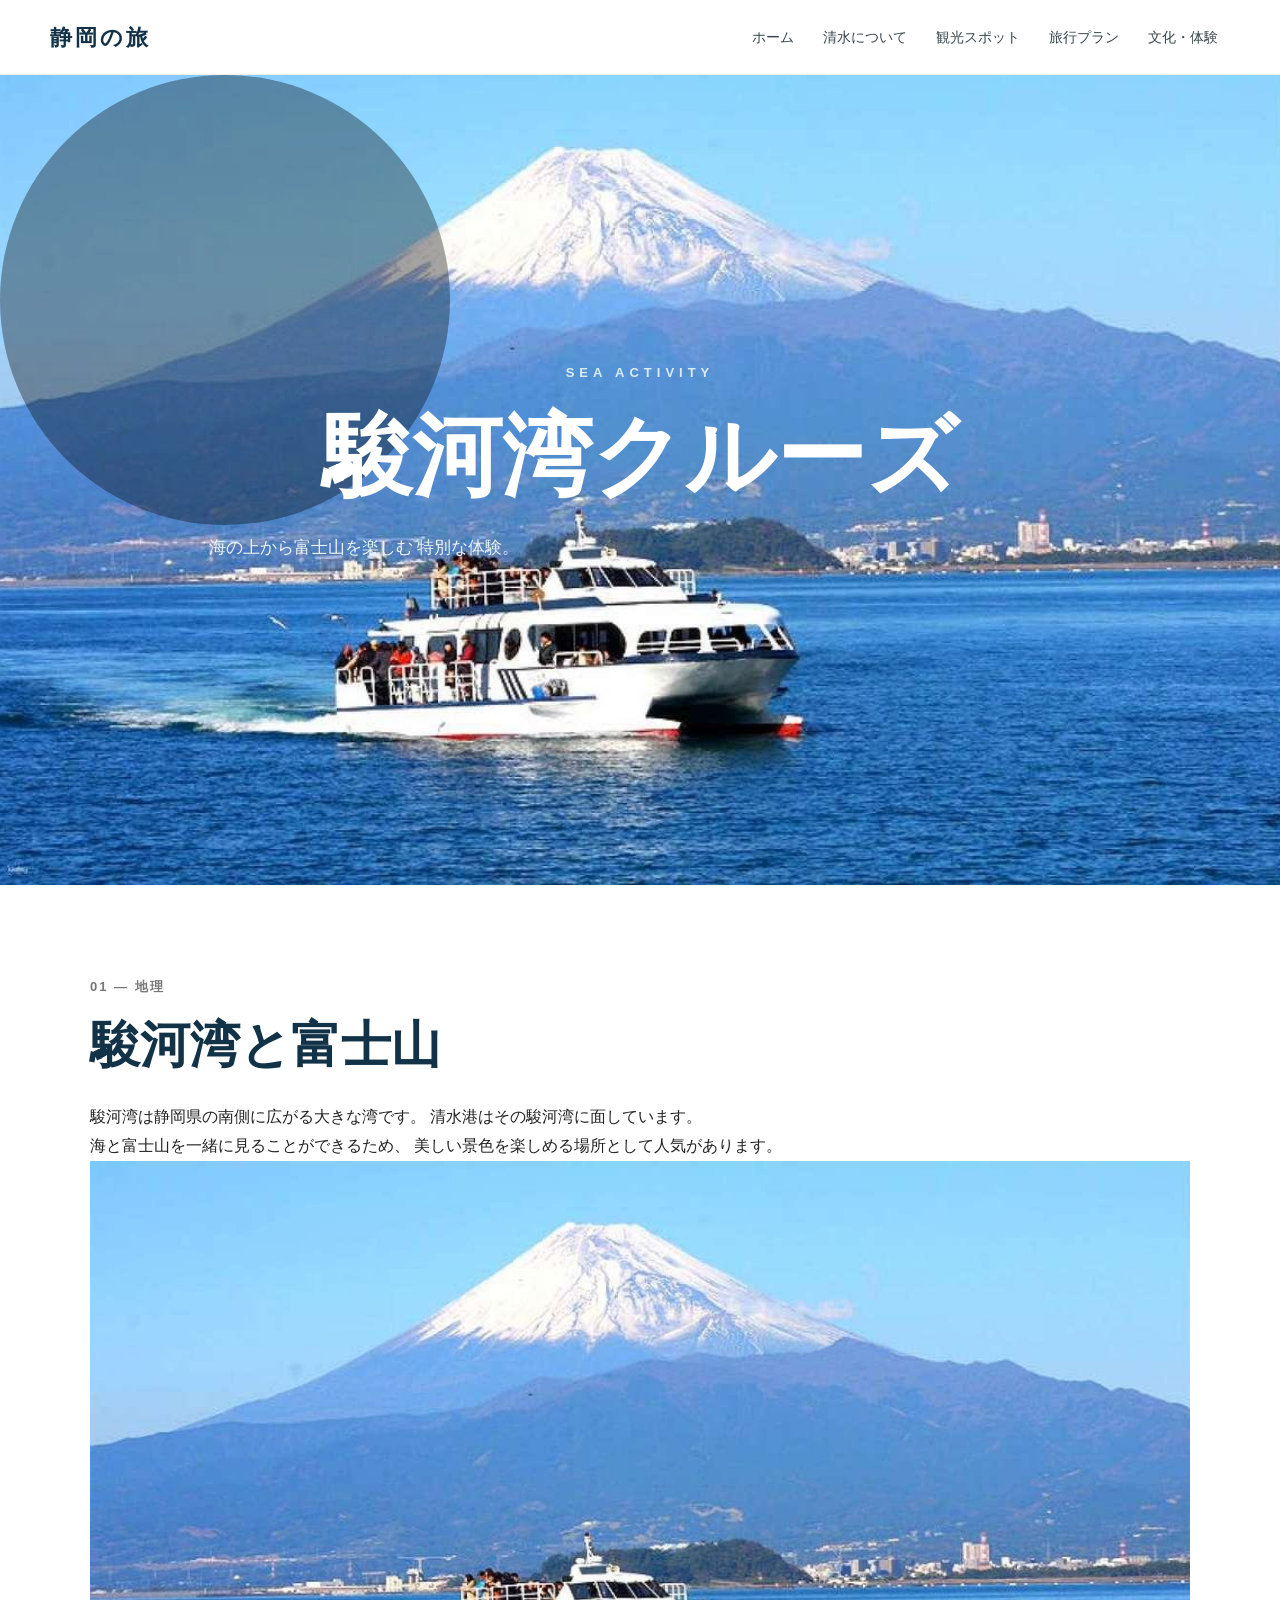
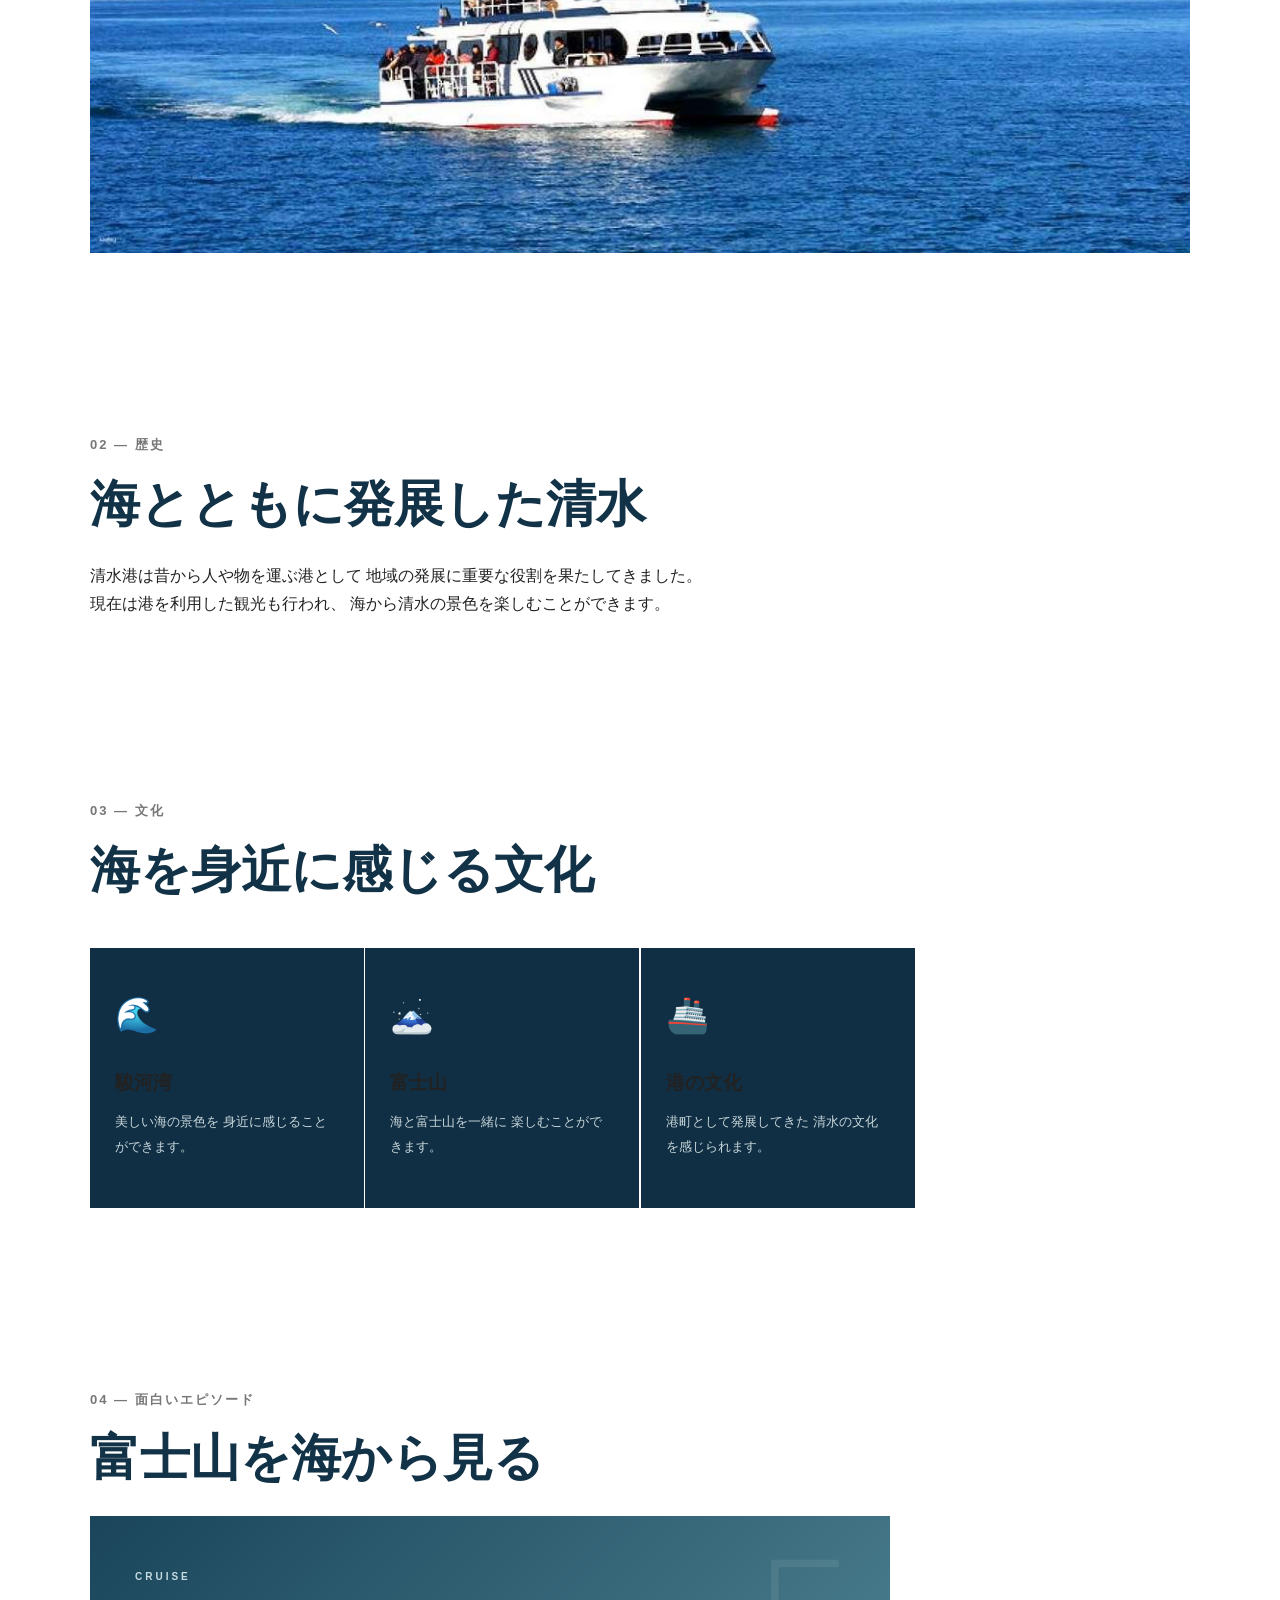
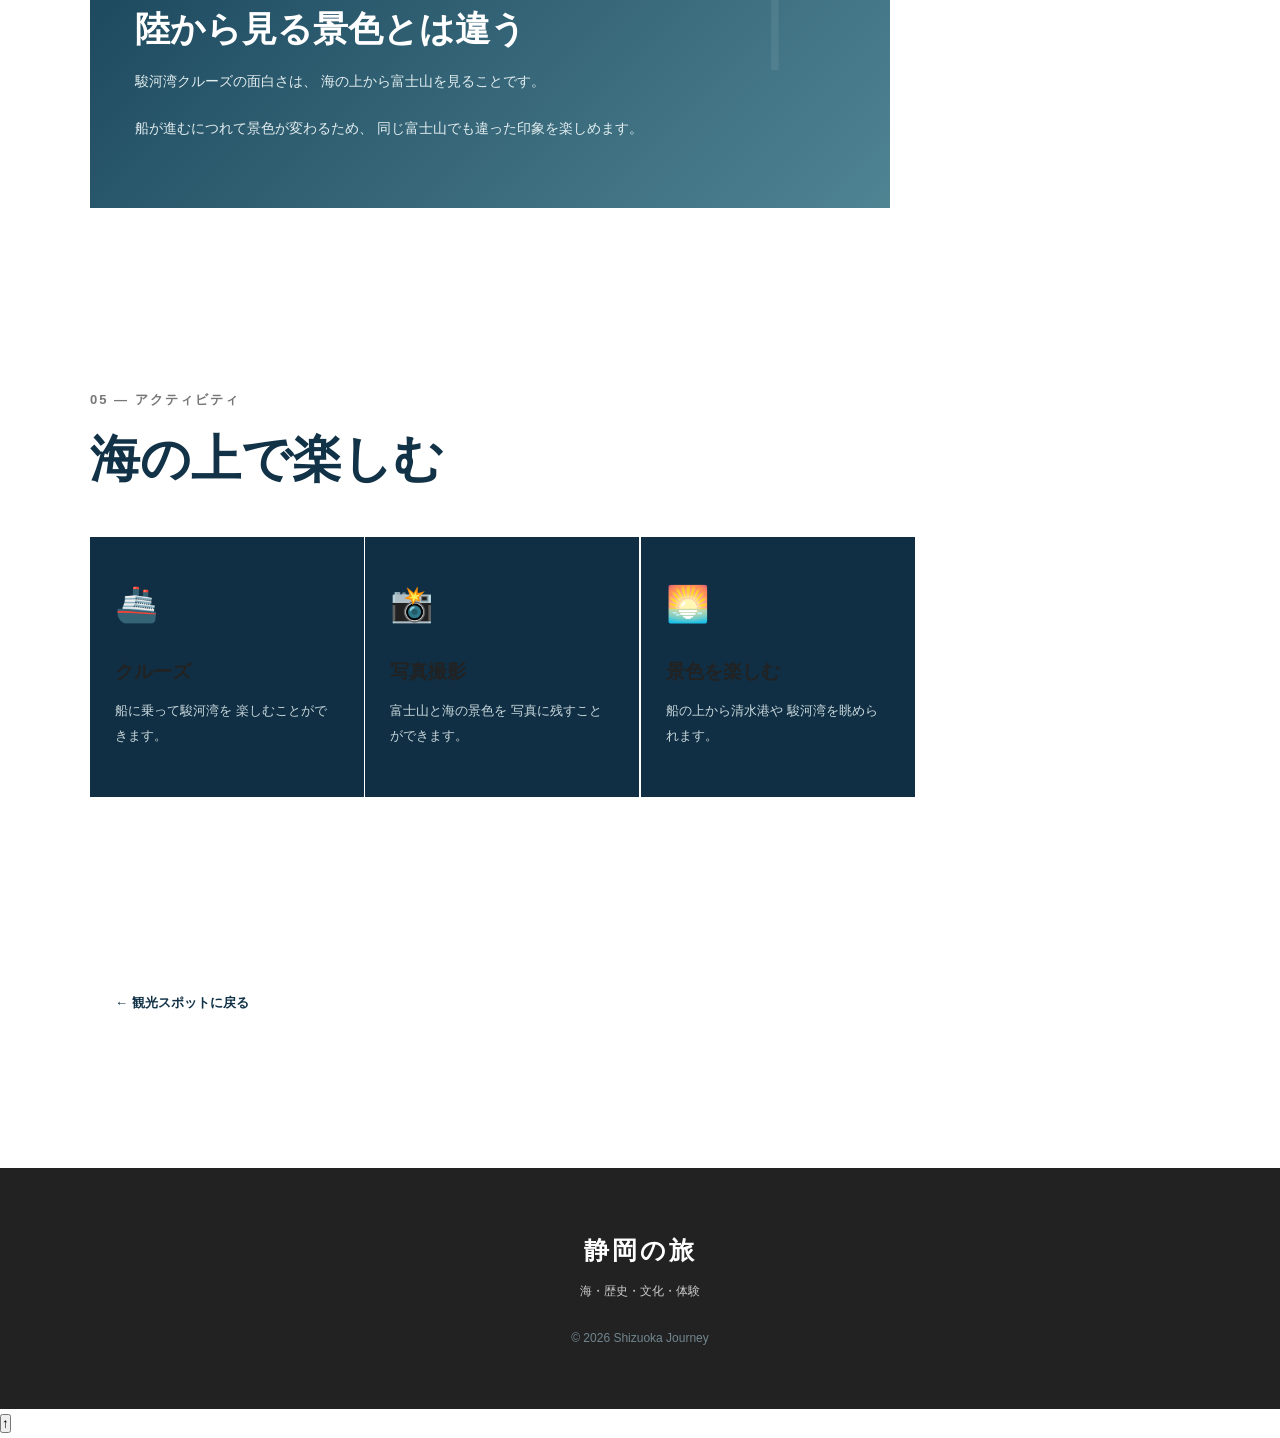
<file: pages/cruise.html>
<!DOCTYPE html>
<html lang="ja">

<head>
    <meta charset="UTF-8">
    <meta name="viewport" content="width=device-width, initial-scale=1.0">

    <title>駿河湾クルーズ | 静岡の旅</title>

    <link rel="stylesheet" href="../style.css">
</head>

<body>

<header class="header">

    <nav class="navbar">

        <div class="logo">静岡の旅</div>

        <ul class="nav-menu">
            <li><a href="../index.html">ホーム</a></li>
            <li><a href="../index.html#about">清水について</a></li>
            <li><a href="../index.html#destinations">観光スポット</a></li>
            <li><a href="../index.html#plan">旅行プラン</a></li>
            <li><a href="../index.html#culture">文化・体験</a></li>
        </ul>

    </nav>

</header>


<main>

<section class="hero">

    <img
        src="../images/cruise.jfif"
        alt="駿河湾を航行する船と富士山"
        class="hero-image"
    >

    <div class="hero-content">

        <p class="subtitle">SEA ACTIVITY</p>

        <h1>駿河湾クルーズ</h1>

        <p class="hero-text">
            海の上から富士山を楽しむ
            特別な体験。
        </p>

    </div>

</section>


<section class="section">

    <div class="container">

        <p class="section-number">01 — 地理</p>

        <h2>駿河湾と富士山</h2>

        <p>
            駿河湾は静岡県の南側に広がる大きな湾です。
            清水港はその駿河湾に面しています。
        </p>

        <p>
            海と富士山を一緒に見ることができるため、
            美しい景色を楽しめる場所として人気があります。
        </p>

        <img
            src="../images/cruise.jfif"
            alt="駿河湾を航行する船と富士山"
            class="detail-image"
        >

    </div>

</section>


<section class="section">

    <div class="container">

        <p class="section-number">02 — 歴史</p>

        <h2>海とともに発展した清水</h2>

        <p>
            清水港は昔から人や物を運ぶ港として
            地域の発展に重要な役割を果たしてきました。
        </p>

        <p>
            現在は港を利用した観光も行われ、
            海から清水の景色を楽しむことができます。
        </p>

    </div>

</section>


<section class="section">

    <div class="container">

        <p class="section-number">03 — 文化</p>

        <h2>海を身近に感じる文化</h2>

        <div class="culture-grid">

            <div class="culture-card">
                <div class="icon">🌊</div>
                <h3>駿河湾</h3>
                <p>
                    美しい海の景色を
                    身近に感じることができます。
                </p>
            </div>

            <div class="culture-card">
                <div class="icon">🗻</div>
                <h3>富士山</h3>
                <p>
                    海と富士山を一緒に
                    楽しむことができます。
                </p>
            </div>

            <div class="culture-card">
                <div class="icon">🚢</div>
                <h3>港の文化</h3>
                <p>
                    港町として発展してきた
                    清水の文化を感じられます。
                </p>
            </div>

        </div>

    </div>

</section>


<section class="section">

    <div class="container">

        <p class="section-number">04 — 面白いエピソード</p>

        <h2>富士山を海から見る</h2>

        <div class="episode-box">

            <span>CRUISE</span>

            <h3>
                陸から見る景色とは違う
            </h3>

            <p>
                駿河湾クルーズの面白さは、
                海の上から富士山を見ることです。
            </p>

            <p>
                船が進むにつれて景色が変わるため、
                同じ富士山でも違った印象を楽しめます。
            </p>

        </div>

    </div>

</section>


<section class="section">

    <div class="container">

        <p class="section-number">05 — アクティビティ</p>

        <h2>海の上で楽しむ</h2>

        <div class="culture-grid">

            <div class="culture-card">
                <div class="icon">🚢</div>
                <h3>クルーズ</h3>
                <p>
                    船に乗って駿河湾を
                    楽しむことができます。
                </p>
            </div>

            <div class="culture-card">
                <div class="icon">📸</div>
                <h3>写真撮影</h3>
                <p>
                    富士山と海の景色を
                    写真に残すことができます。
                </p>
            </div>

            <div class="culture-card">
                <div class="icon">🌅</div>
                <h3>景色を楽しむ</h3>
                <p>
                    船の上から清水港や
                    駿河湾を眺められます。
                </p>
            </div>

        </div>

    </div>

</section>


<section class="section">

    <div class="container">

        <a href="../index.html#destinations" class="button">
            ← 観光スポットに戻る
        </a>

    </div>

</section>

</main>


<footer class="footer">

    <div class="container">

        <h3>静岡の旅</h3>
        <p>海・歴史・文化・体験</p>

        <p class="copyright">
            © 2026 Shizuoka Journey
        </p>

    </div>

</footer>

<script src="../script.js"></script>

</body>
</html>
</file>
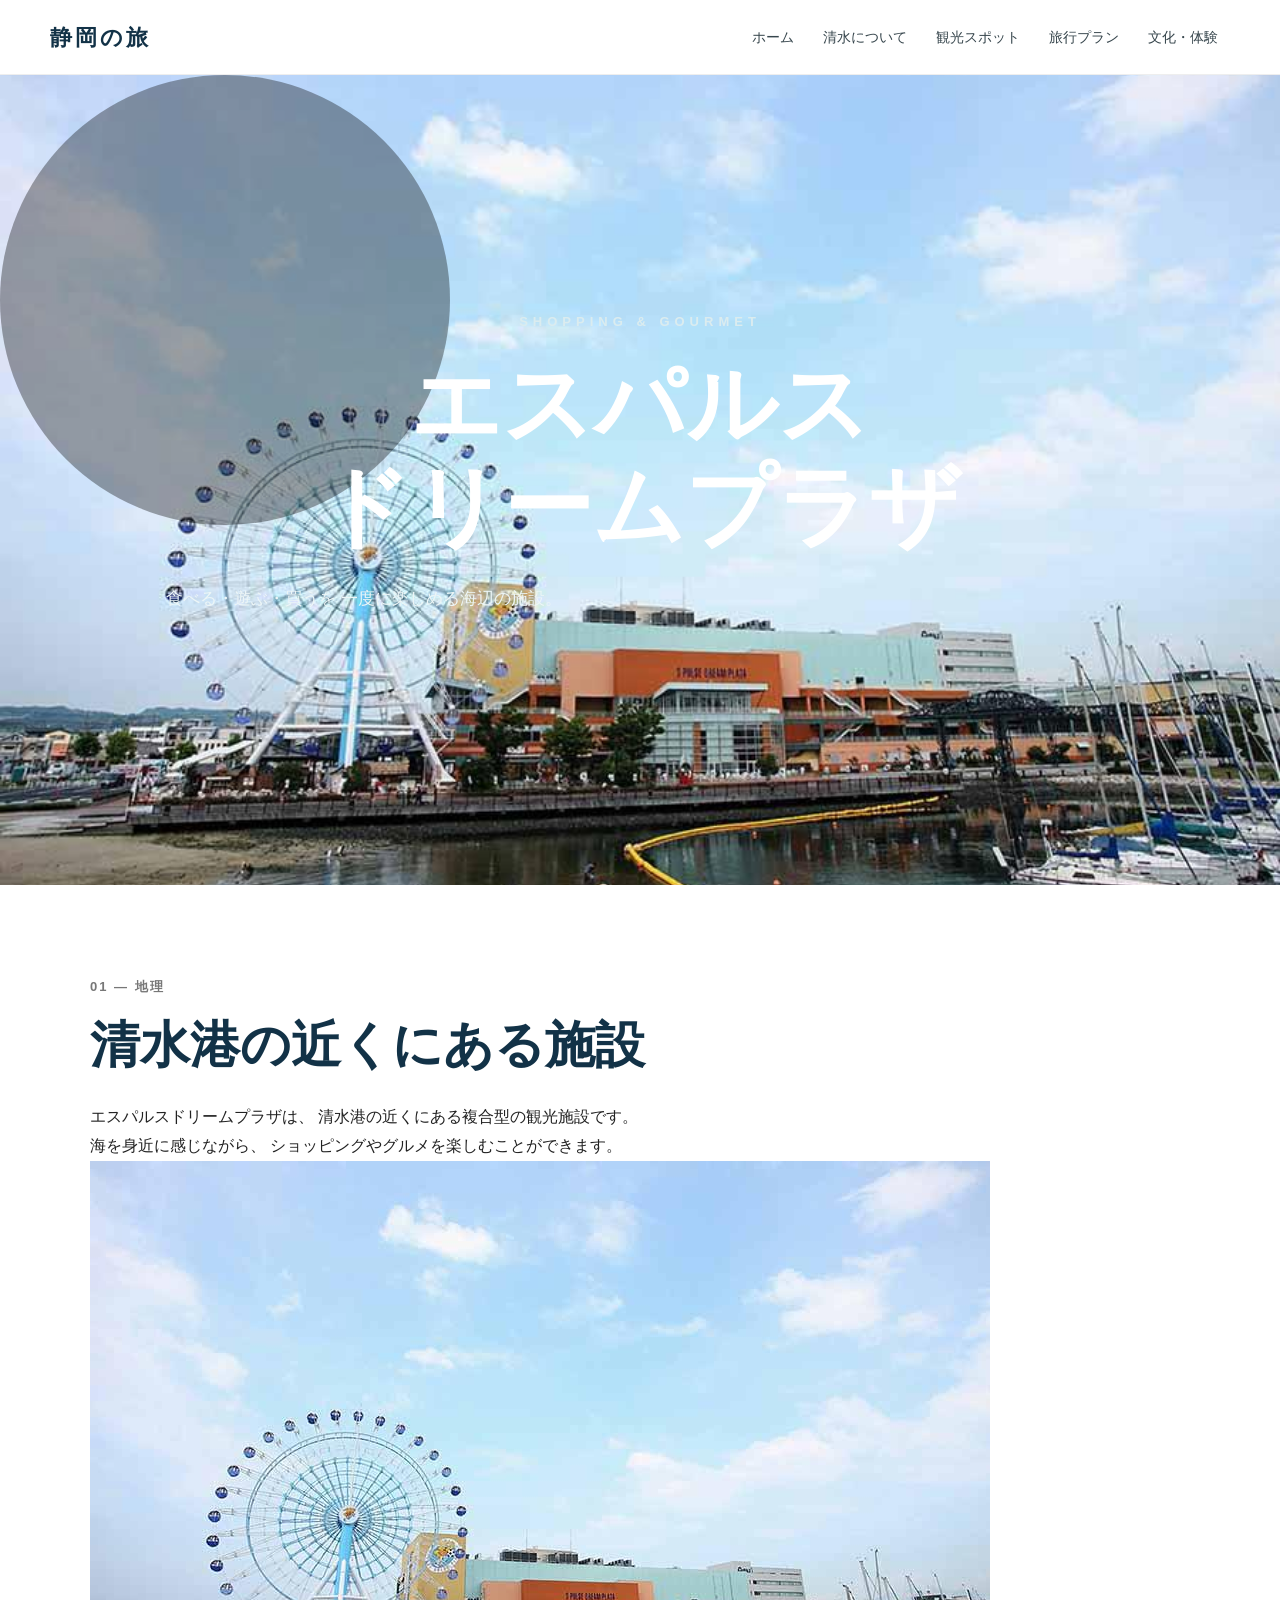
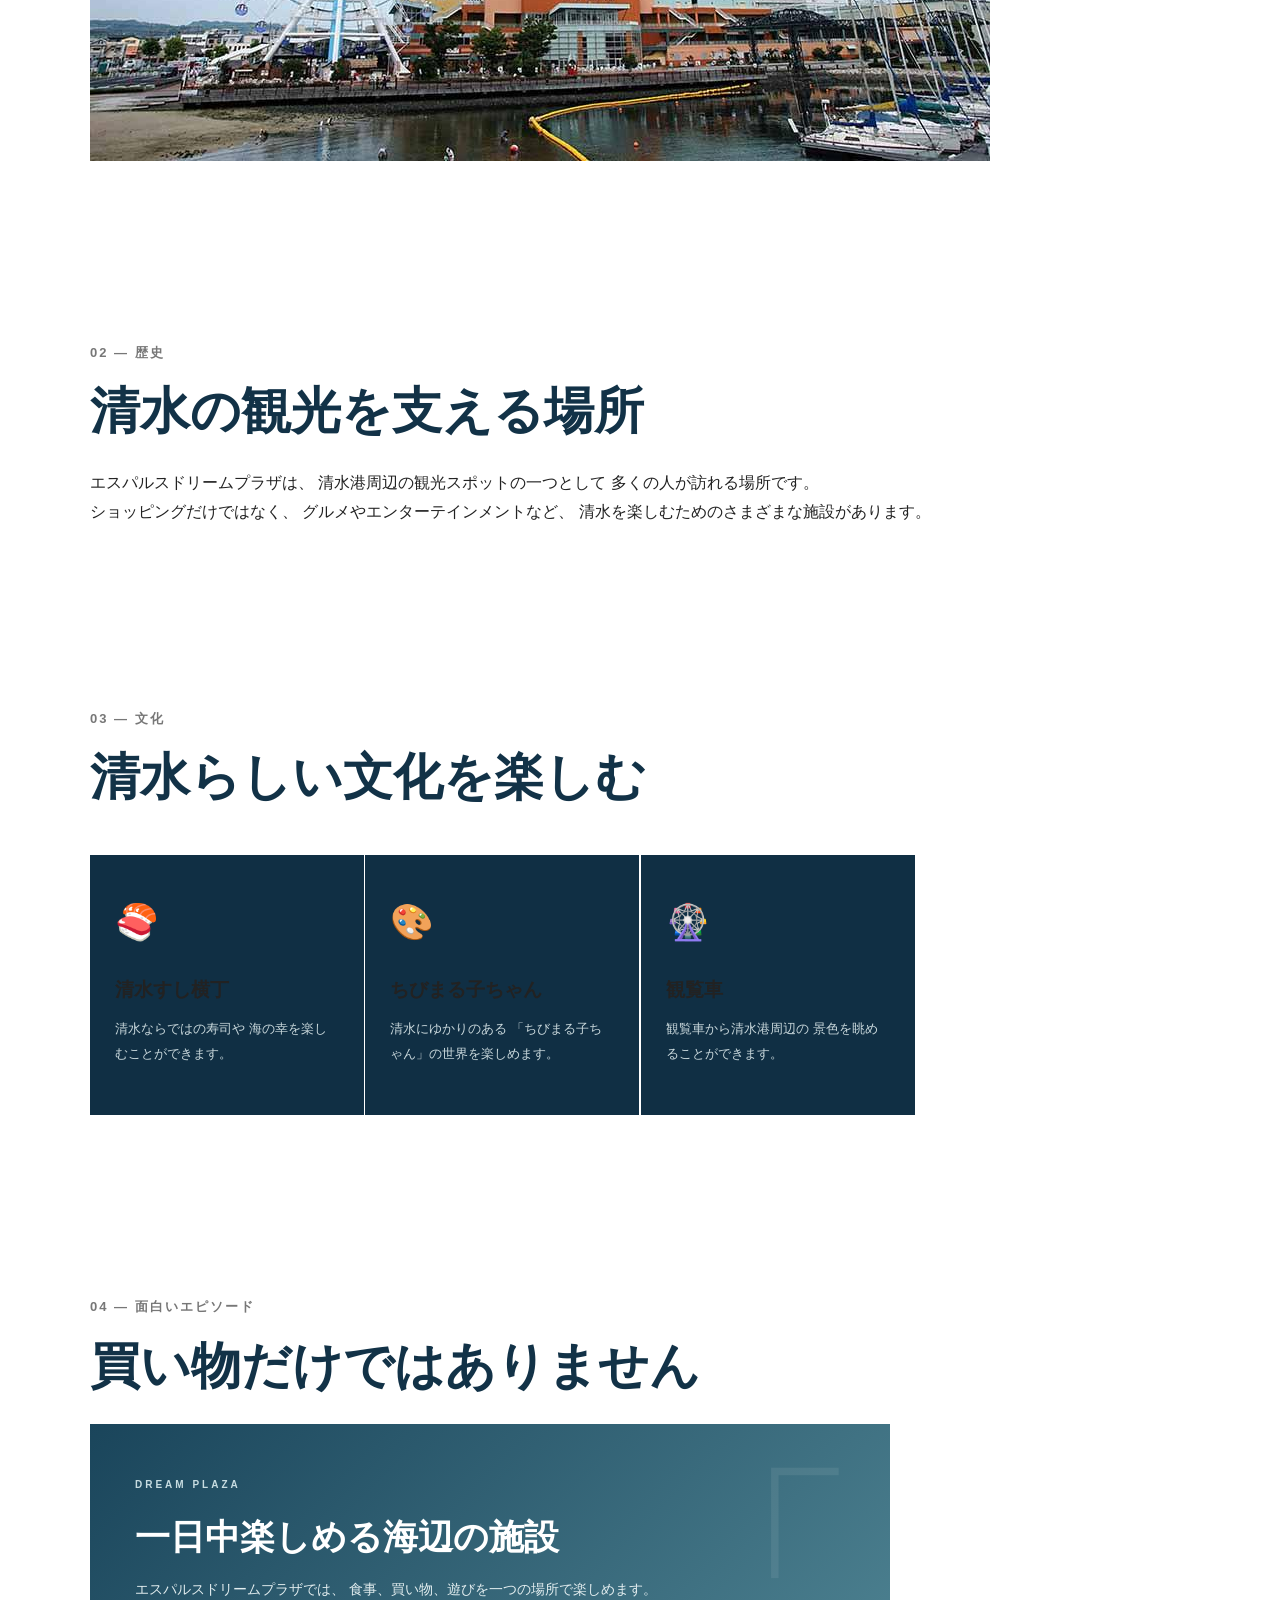
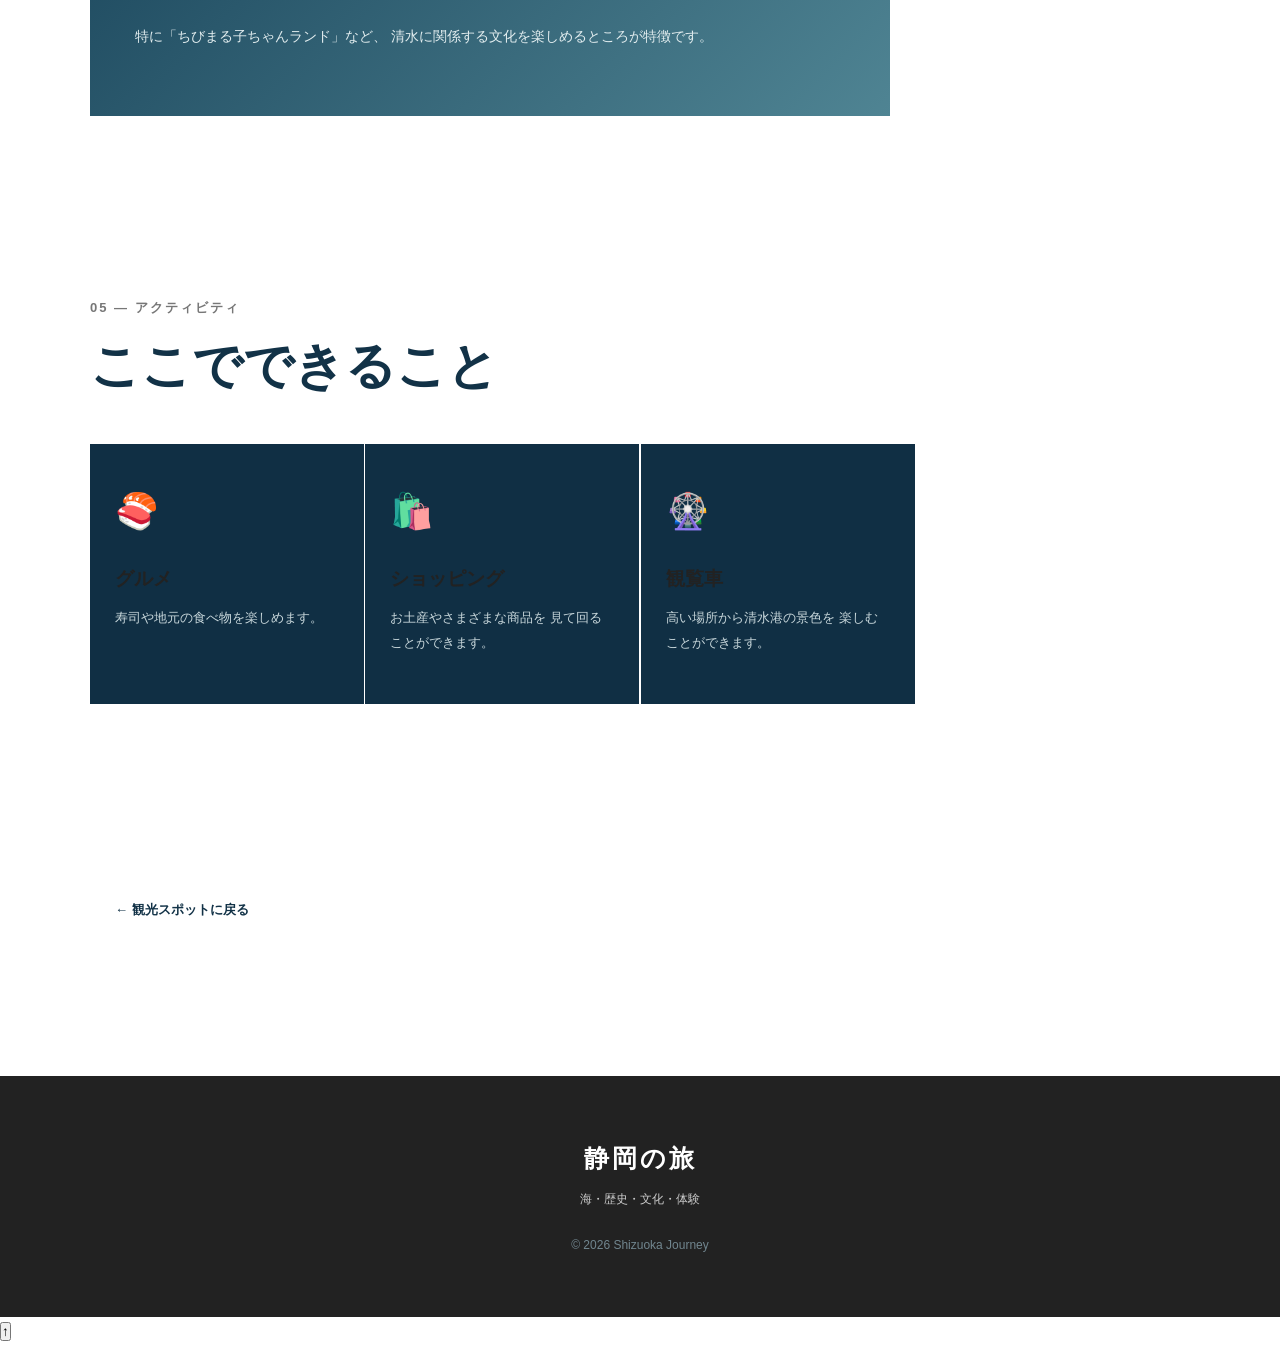
<file: pages/dreamplaza.html>
<!DOCTYPE html>
<html lang="ja">

<head>
    <meta charset="UTF-8">
    <meta name="viewport" content="width=device-width, initial-scale=1.0">

    <title>エスパルスドリームプラザ | 静岡の旅</title>

    <link rel="stylesheet" href="../style.css">
</head>

<body>

<header class="header">

    <nav class="navbar">

        <div class="logo">
            静岡の旅
        </div>

        <ul class="nav-menu">
            <li><a href="../index.html">ホーム</a></li>
            <li><a href="../index.html#about">清水について</a></li>
            <li><a href="../index.html#destinations">観光スポット</a></li>
            <li><a href="../index.html#plan">旅行プラン</a></li>
            <li><a href="../index.html#culture">文化・体験</a></li>
        </ul>

    </nav>

</header>


<main>

<section class="hero">

    <img
        src="../images/dreamplaza.jfif"
        alt="エスパルスドリームプラザ"
        class="hero-image"
    >

    <div class="hero-content">

        <p class="subtitle">SHOPPING & GOURMET</p>

        <h1>
            エスパルス<br>
            ドリームプラザ
        </h1>

        <p class="hero-text">
            食べる・遊ぶ・買うを
            一度に楽しめる海辺の施設。
        </p>

    </div>

</section>


<section class="section">

    <div class="container">

        <p class="section-number">01 — 地理</p>

        <h2>清水港の近くにある施設</h2>

        <p>
            エスパルスドリームプラザは、
            清水港の近くにある複合型の観光施設です。
        </p>

        <p>
            海を身近に感じながら、
            ショッピングやグルメを楽しむことができます。
        </p>

        <img
            src="../images/dreamplaza.jfif"
            alt="エスパルスドリームプラザ"
            class="detail-image"
        >

    </div>

</section>


<section class="section">

    <div class="container">

        <p class="section-number">02 — 歴史</p>

        <h2>清水の観光を支える場所</h2>

        <p>
            エスパルスドリームプラザは、
            清水港周辺の観光スポットの一つとして
            多くの人が訪れる場所です。
        </p>

        <p>
            ショッピングだけではなく、
            グルメやエンターテインメントなど、
            清水を楽しむためのさまざまな施設があります。
        </p>

    </div>

</section>


<section class="section">

    <div class="container">

        <p class="section-number">03 — 文化</p>

        <h2>清水らしい文化を楽しむ</h2>

        <div class="culture-grid">

            <div class="culture-card">

                <div class="icon">🍣</div>

                <h3>清水すし横丁</h3>

                <p>
                    清水ならではの寿司や
                    海の幸を楽しむことができます。
                </p>

            </div>


            <div class="culture-card">

                <div class="icon">🎨</div>

                <h3>ちびまる子ちゃん</h3>

                <p>
                    清水にゆかりのある
                    「ちびまる子ちゃん」の世界を楽しめます。
                </p>

            </div>


            <div class="culture-card">

                <div class="icon">🎡</div>

                <h3>観覧車</h3>

                <p>
                    観覧車から清水港周辺の
                    景色を眺めることができます。
                </p>

            </div>

        </div>

    </div>

</section>


<section class="section">

    <div class="container">

        <p class="section-number">04 — 面白いエピソード</p>

        <h2>買い物だけではありません</h2>

        <div class="episode-box">

            <span>DREAM PLAZA</span>

            <h3>
                一日中楽しめる海辺の施設
            </h3>

            <p>
                エスパルスドリームプラザでは、
                食事、買い物、遊びを一つの場所で楽しめます。
            </p>

            <p>
                特に「ちびまる子ちゃんランド」など、
                清水に関係する文化を楽しめるところが特徴です。
            </p>

        </div>

    </div>

</section>


<section class="section">

    <div class="container">

        <p class="section-number">05 — アクティビティ</p>

        <h2>ここでできること</h2>

        <div class="culture-grid">

            <div class="culture-card">
                <div class="icon">🍣</div>
                <h3>グルメ</h3>
                <p>
                    寿司や地元の食べ物を楽しめます。
                </p>
            </div>

            <div class="culture-card">
                <div class="icon">🛍️</div>
                <h3>ショッピング</h3>
                <p>
                    お土産やさまざまな商品を
                    見て回ることができます。
                </p>
            </div>

            <div class="culture-card">
                <div class="icon">🎡</div>
                <h3>観覧車</h3>
                <p>
                    高い場所から清水港の景色を
                    楽しむことができます。
                </p>
            </div>

        </div>

    </div>

</section>


<section class="section">

    <div class="container">

        <a href="../index.html#destinations" class="button">
            ← 観光スポットに戻る
        </a>

    </div>

</section>

</main>


<footer class="footer">

    <div class="container">

        <h3>静岡の旅</h3>

        <p>海・歴史・文化・体験</p>

        <p class="copyright">
            © 2026 Shizuoka Journey
        </p>

    </div>

</footer>

<script src="../script.js"></script>

</body>
</html>
</file>
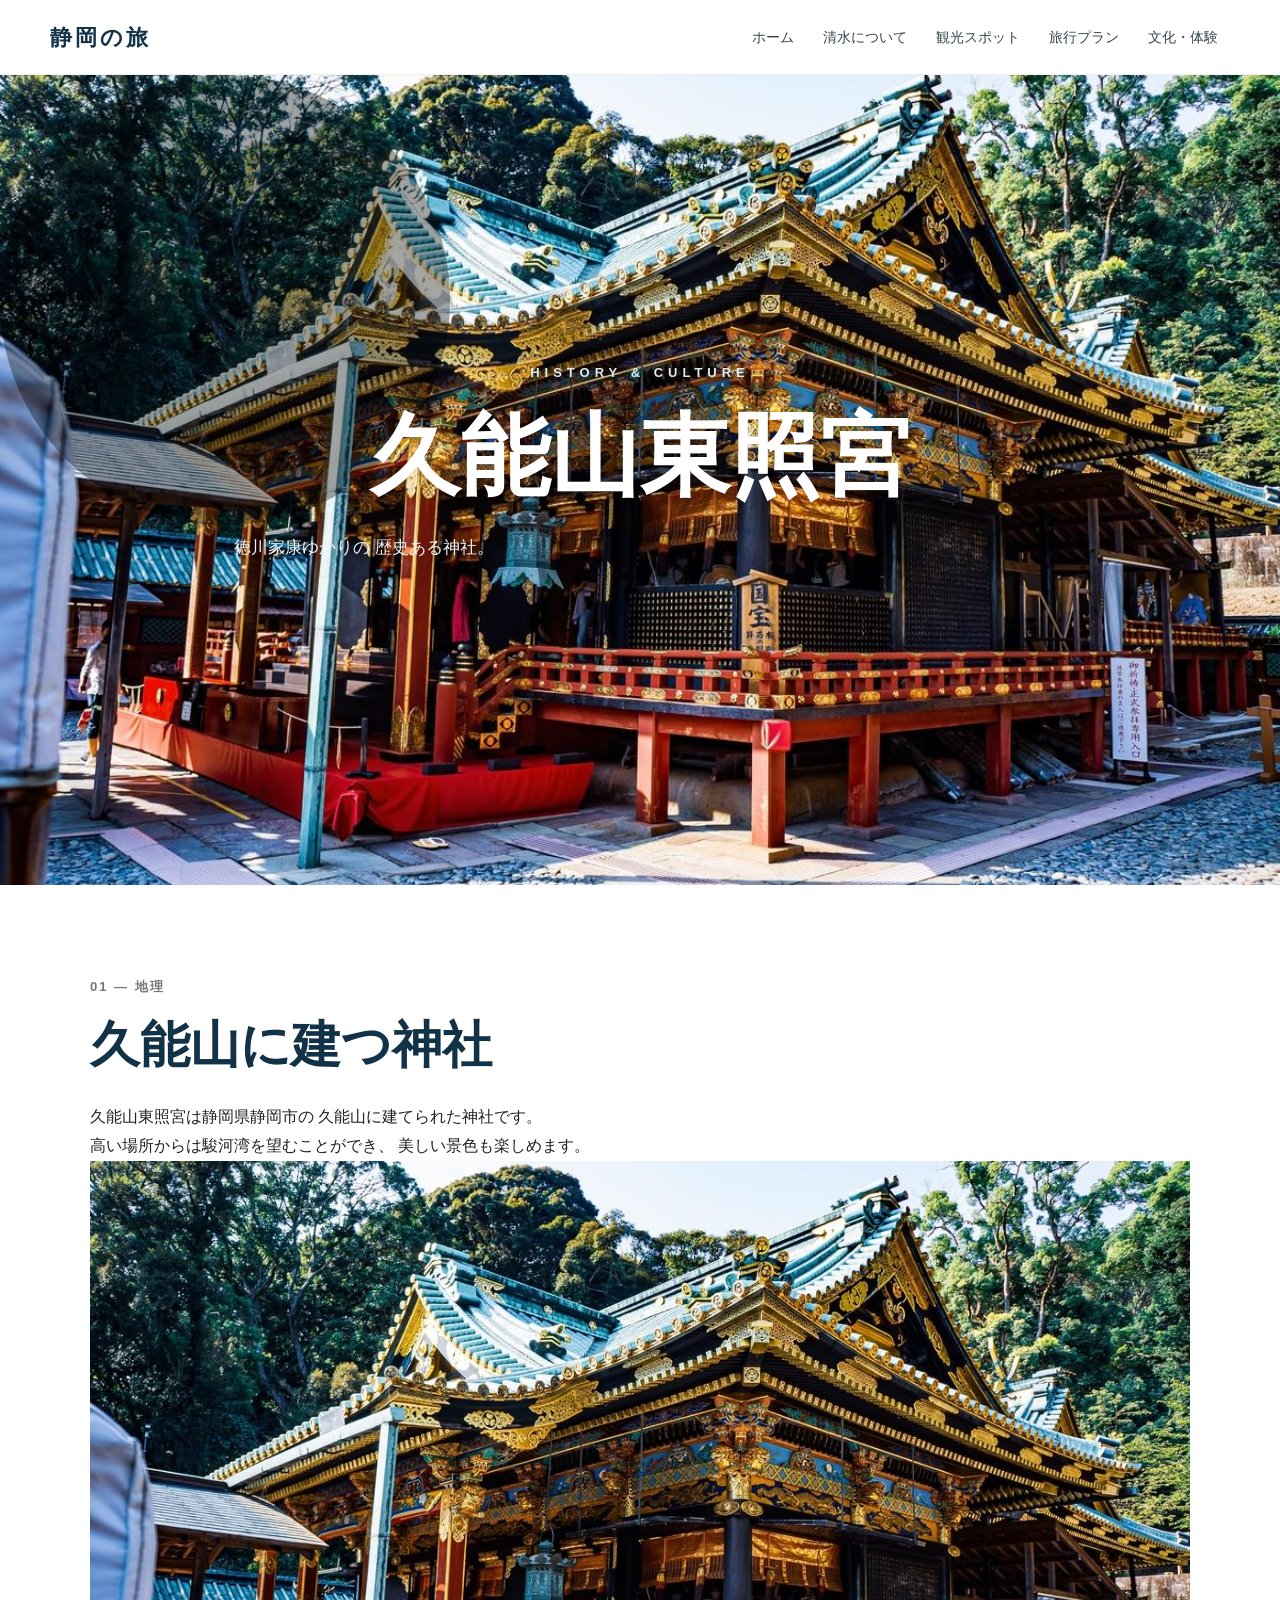
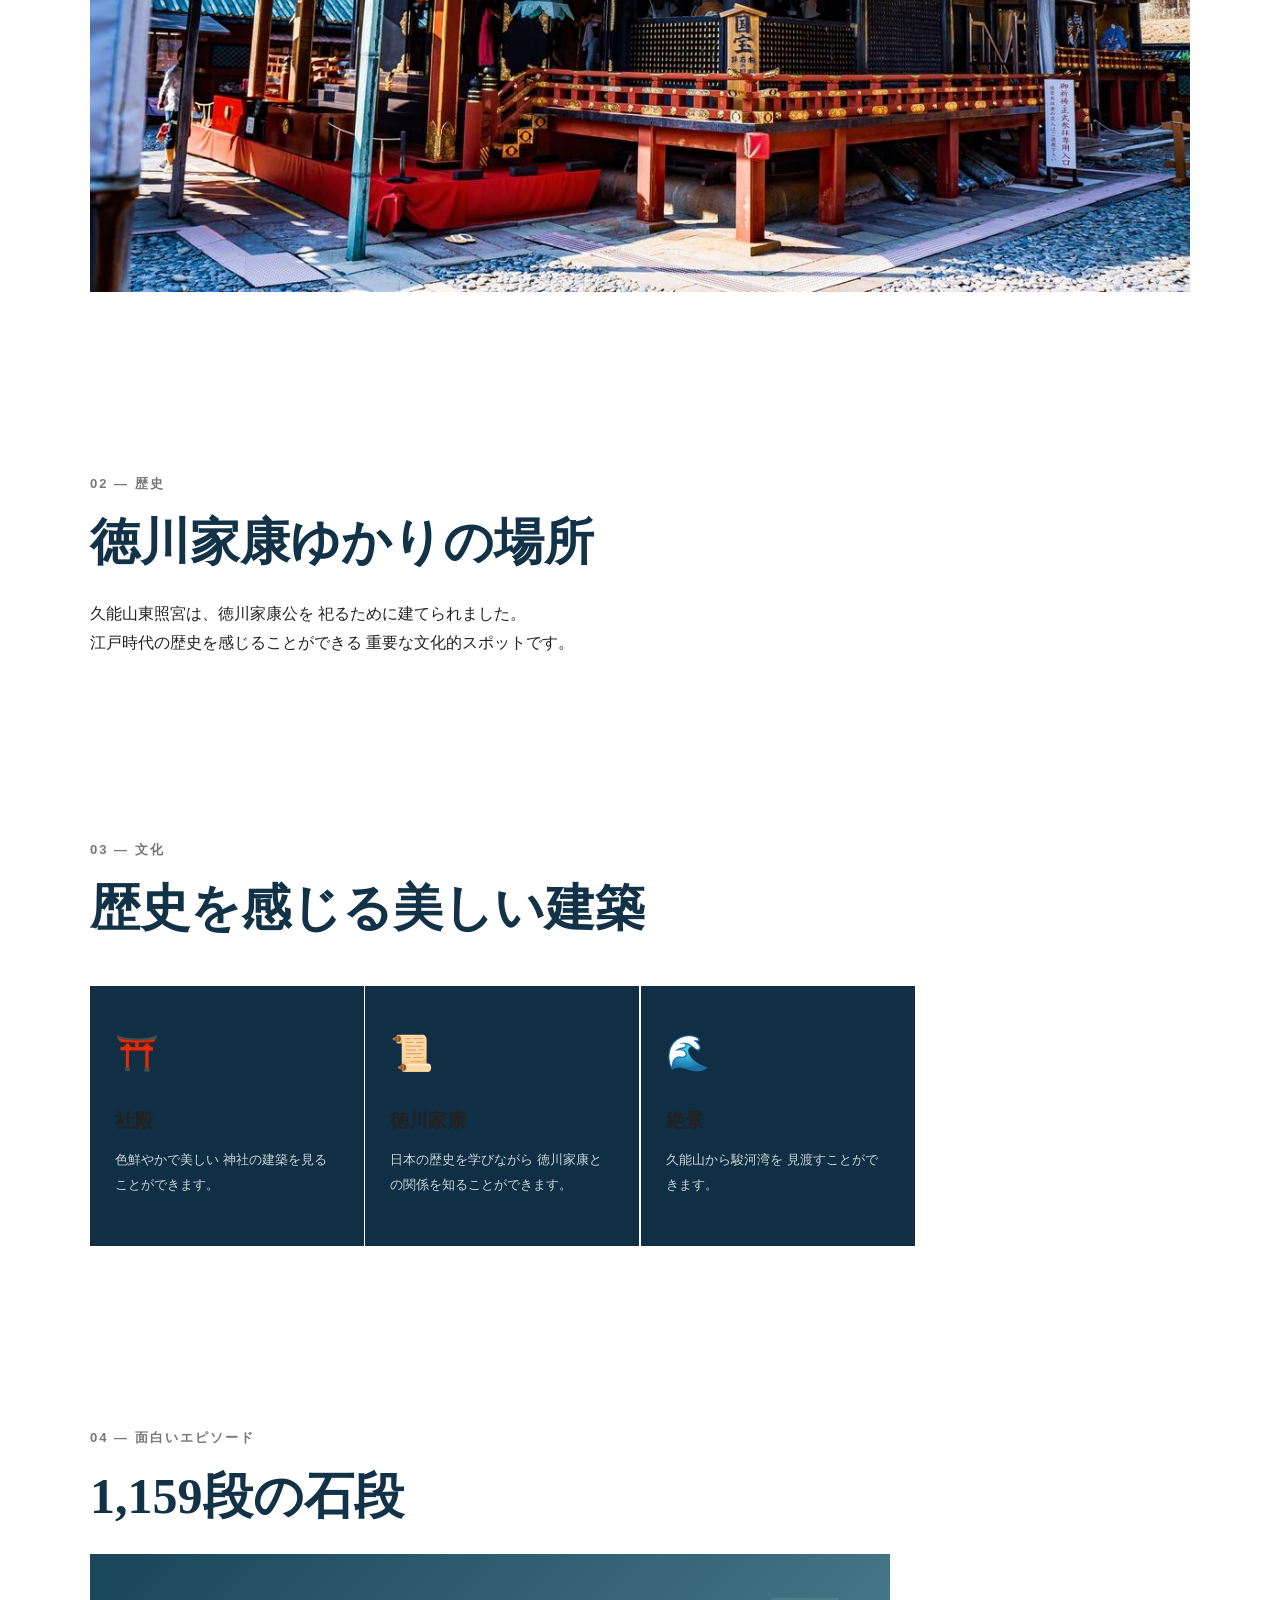
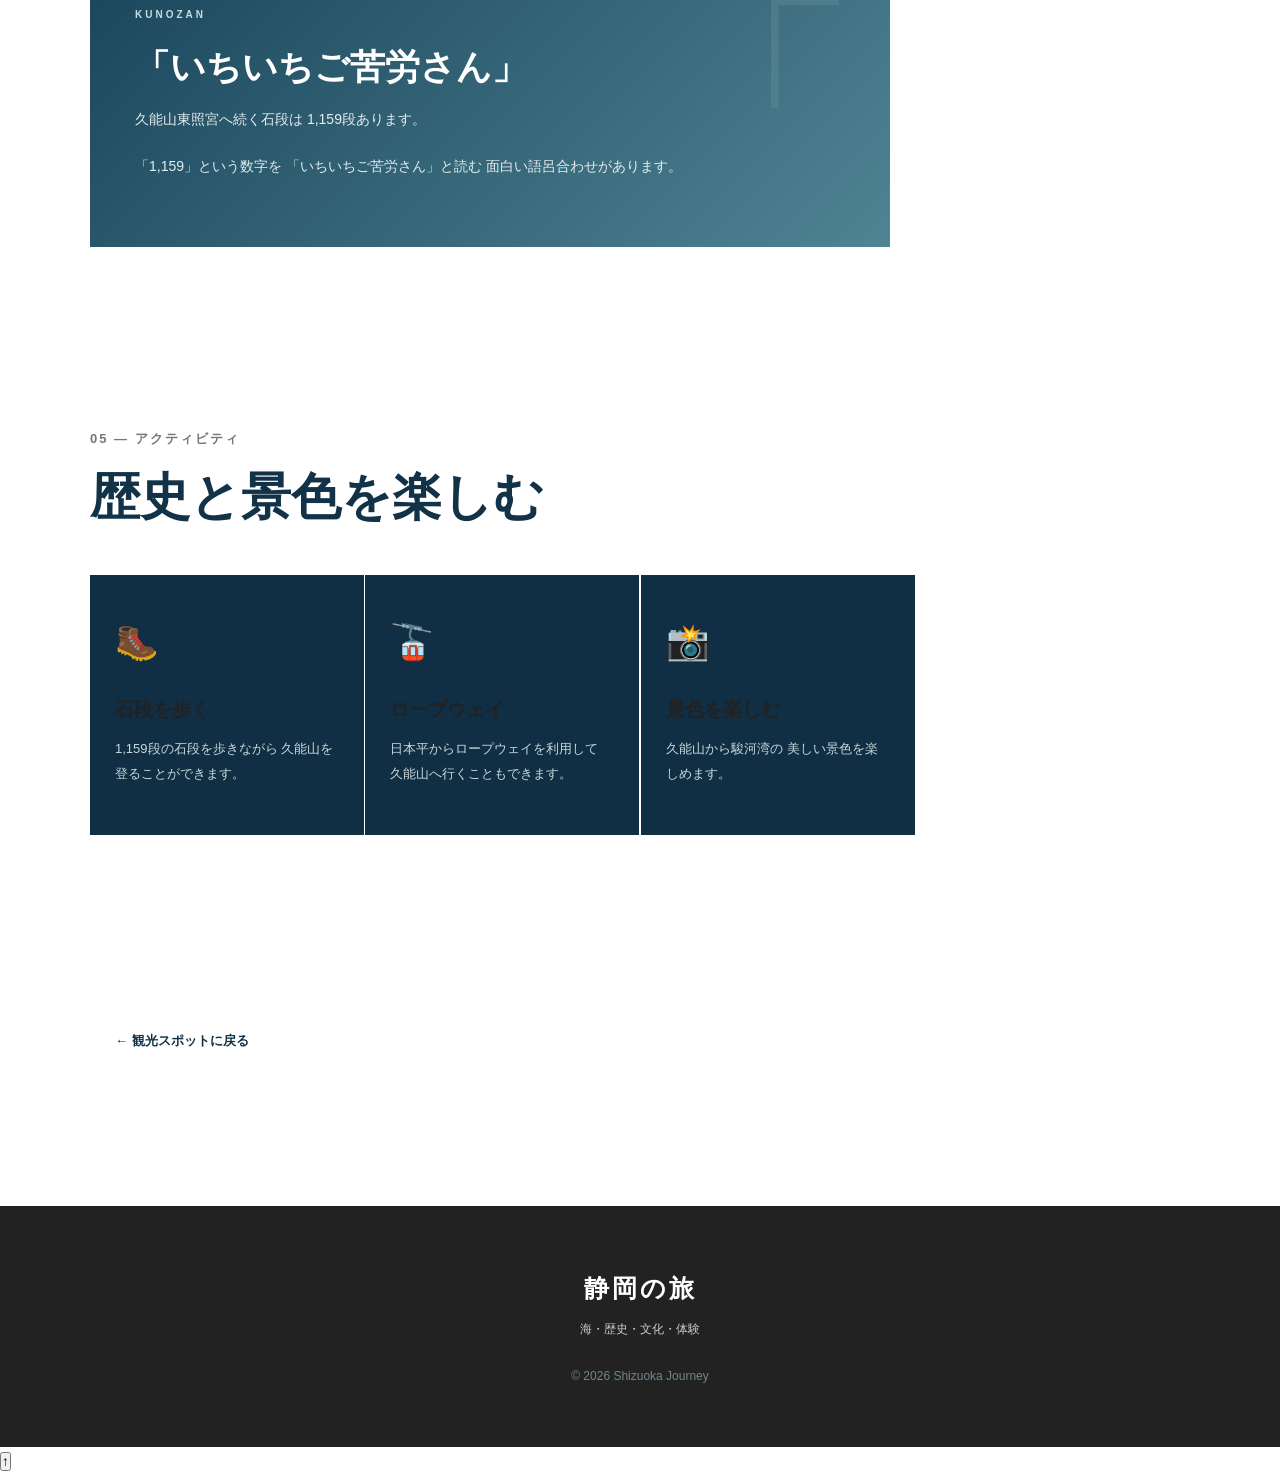
<file: pages/kunozan.html>
<!DOCTYPE html>
<html lang="ja">

<head>
    <meta charset="UTF-8">
    <meta name="viewport" content="width=device-width, initial-scale=1.0">

    <title>久能山東照宮 | 静岡の旅</title>

    <link rel="stylesheet" href="../style.css">
</head>

<body>

<header class="header">

    <nav class="navbar">

        <div class="logo">静岡の旅</div>

        <ul class="nav-menu">
            <li><a href="../index.html">ホーム</a></li>
            <li><a href="../index.html#about">清水について</a></li>
            <li><a href="../index.html#destinations">観光スポット</a></li>
            <li><a href="../index.html#plan">旅行プラン</a></li>
            <li><a href="../index.html#culture">文化・体験</a></li>
        </ul>

    </nav>

</header>


<main>

<section class="hero">

    <img
        src="../images/kunozan.jfif"
        alt="久能山東照宮"
        class="hero-image"
    >

    <div class="hero-content">

        <p class="subtitle">HISTORY & CULTURE</p>

        <h1>久能山東照宮</h1>

        <p class="hero-text">
            徳川家康ゆかりの
            歴史ある神社。
        </p>

    </div>

</section>


<section class="section">

    <div class="container">

        <p class="section-number">01 — 地理</p>

        <h2>久能山に建つ神社</h2>

        <p>
            久能山東照宮は静岡県静岡市の
            久能山に建てられた神社です。
        </p>

        <p>
            高い場所からは駿河湾を望むことができ、
            美しい景色も楽しめます。
        </p>

        <img
            src="../images/kunozan.jfif"
            alt="久能山東照宮"
            class="detail-image"
        >

    </div>

</section>


<section class="section">

    <div class="container">

        <p class="section-number">02 — 歴史</p>

        <h2>徳川家康ゆかりの場所</h2>

        <p>
            久能山東照宮は、徳川家康公を
            祀るために建てられました。
        </p>

        <p>
            江戸時代の歴史を感じることができる
            重要な文化的スポットです。
        </p>

    </div>

</section>


<section class="section">

    <div class="container">

        <p class="section-number">03 — 文化</p>

        <h2>歴史を感じる美しい建築</h2>

        <div class="culture-grid">

            <div class="culture-card">
                <div class="icon">⛩️</div>

                <h3>社殿</h3>

                <p>
                    色鮮やかで美しい
                    神社の建築を見ることができます。
                </p>
            </div>

            <div class="culture-card">
                <div class="icon">📜</div>

                <h3>徳川家康</h3>

                <p>
                    日本の歴史を学びながら
                    徳川家康との関係を知ることができます。
                </p>
            </div>

            <div class="culture-card">
                <div class="icon">🌊</div>

                <h3>絶景</h3>

                <p>
                    久能山から駿河湾を
                    見渡すことができます。
                </p>
            </div>

        </div>

    </div>

</section>


<section class="section">

    <div class="container">

        <p class="section-number">04 — 面白いエピソード</p>

        <h2>1,159段の石段</h2>

        <div class="episode-box">

            <span>KUNOZAN</span>

            <h3>
                「いちいちご苦労さん」
            </h3>

            <p>
                久能山東照宮へ続く石段は
                1,159段あります。
            </p>

            <p>
                「1,159」という数字を
                「いちいちご苦労さん」と読む
                面白い語呂合わせがあります。
            </p>

        </div>

    </div>

</section>


<section class="section">

    <div class="container">

        <p class="section-number">05 — アクティビティ</p>

        <h2>歴史と景色を楽しむ</h2>

        <div class="culture-grid">

            <div class="culture-card">
                <div class="icon">🥾</div>

                <h3>石段を歩く</h3>

                <p>
                    1,159段の石段を歩きながら
                    久能山を登ることができます。
                </p>
            </div>

            <div class="culture-card">
                <div class="icon">🚡</div>

                <h3>ロープウェイ</h3>

                <p>
                    日本平からロープウェイを利用して
                    久能山へ行くこともできます。
                </p>
            </div>

            <div class="culture-card">
                <div class="icon">📸</div>

                <h3>景色を楽しむ</h3>

                <p>
                    久能山から駿河湾の
                    美しい景色を楽しめます。
                </p>
            </div>

        </div>

    </div>

</section>


<section class="section">

    <div class="container">

        <a href="../index.html#destinations" class="button">
            ← 観光スポットに戻る
        </a>

    </div>

</section>

</main>


<footer class="footer">

    <div class="container">

        <h3>静岡の旅</h3>
        <p>海・歴史・文化・体験</p>

        <p class="copyright">
            © 2026 Shizuoka Journey
        </p>

    </div>

</footer>

<script src="../script.js"></script>

</body>
</html>
</file>
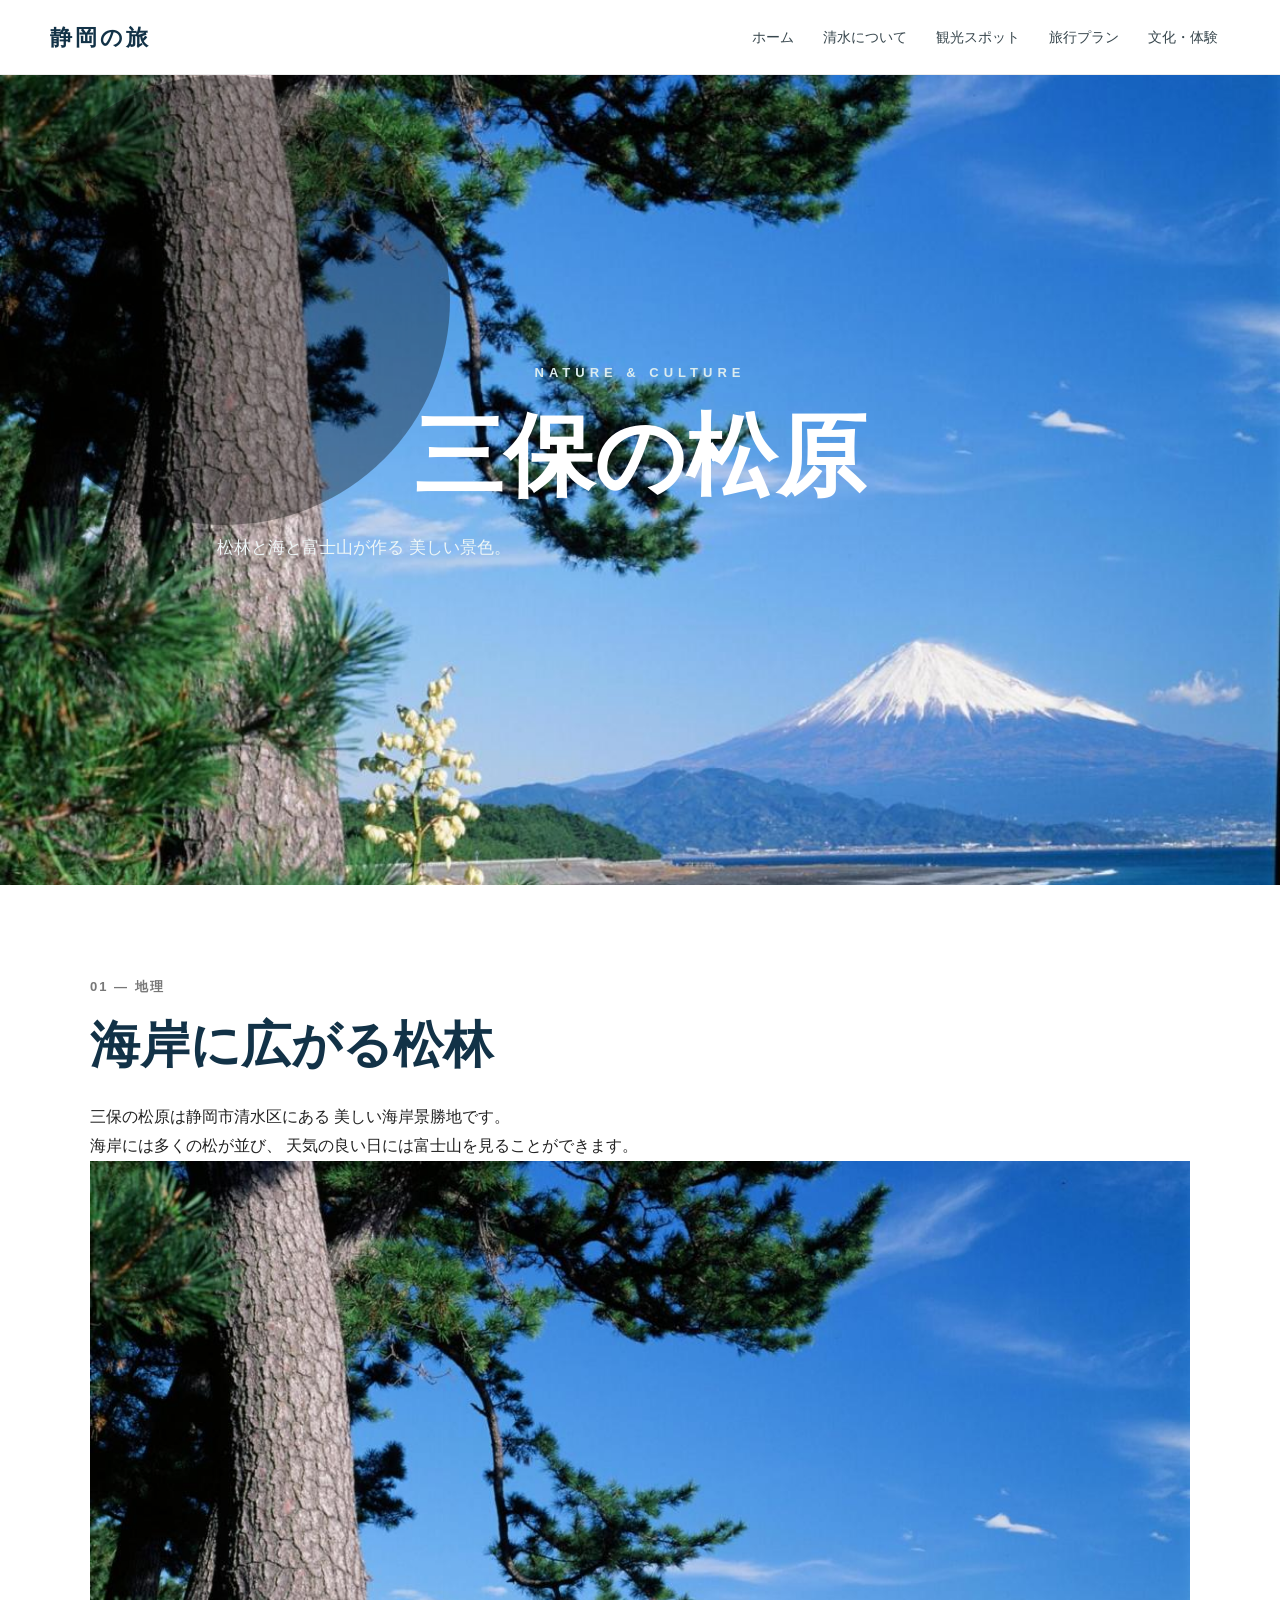
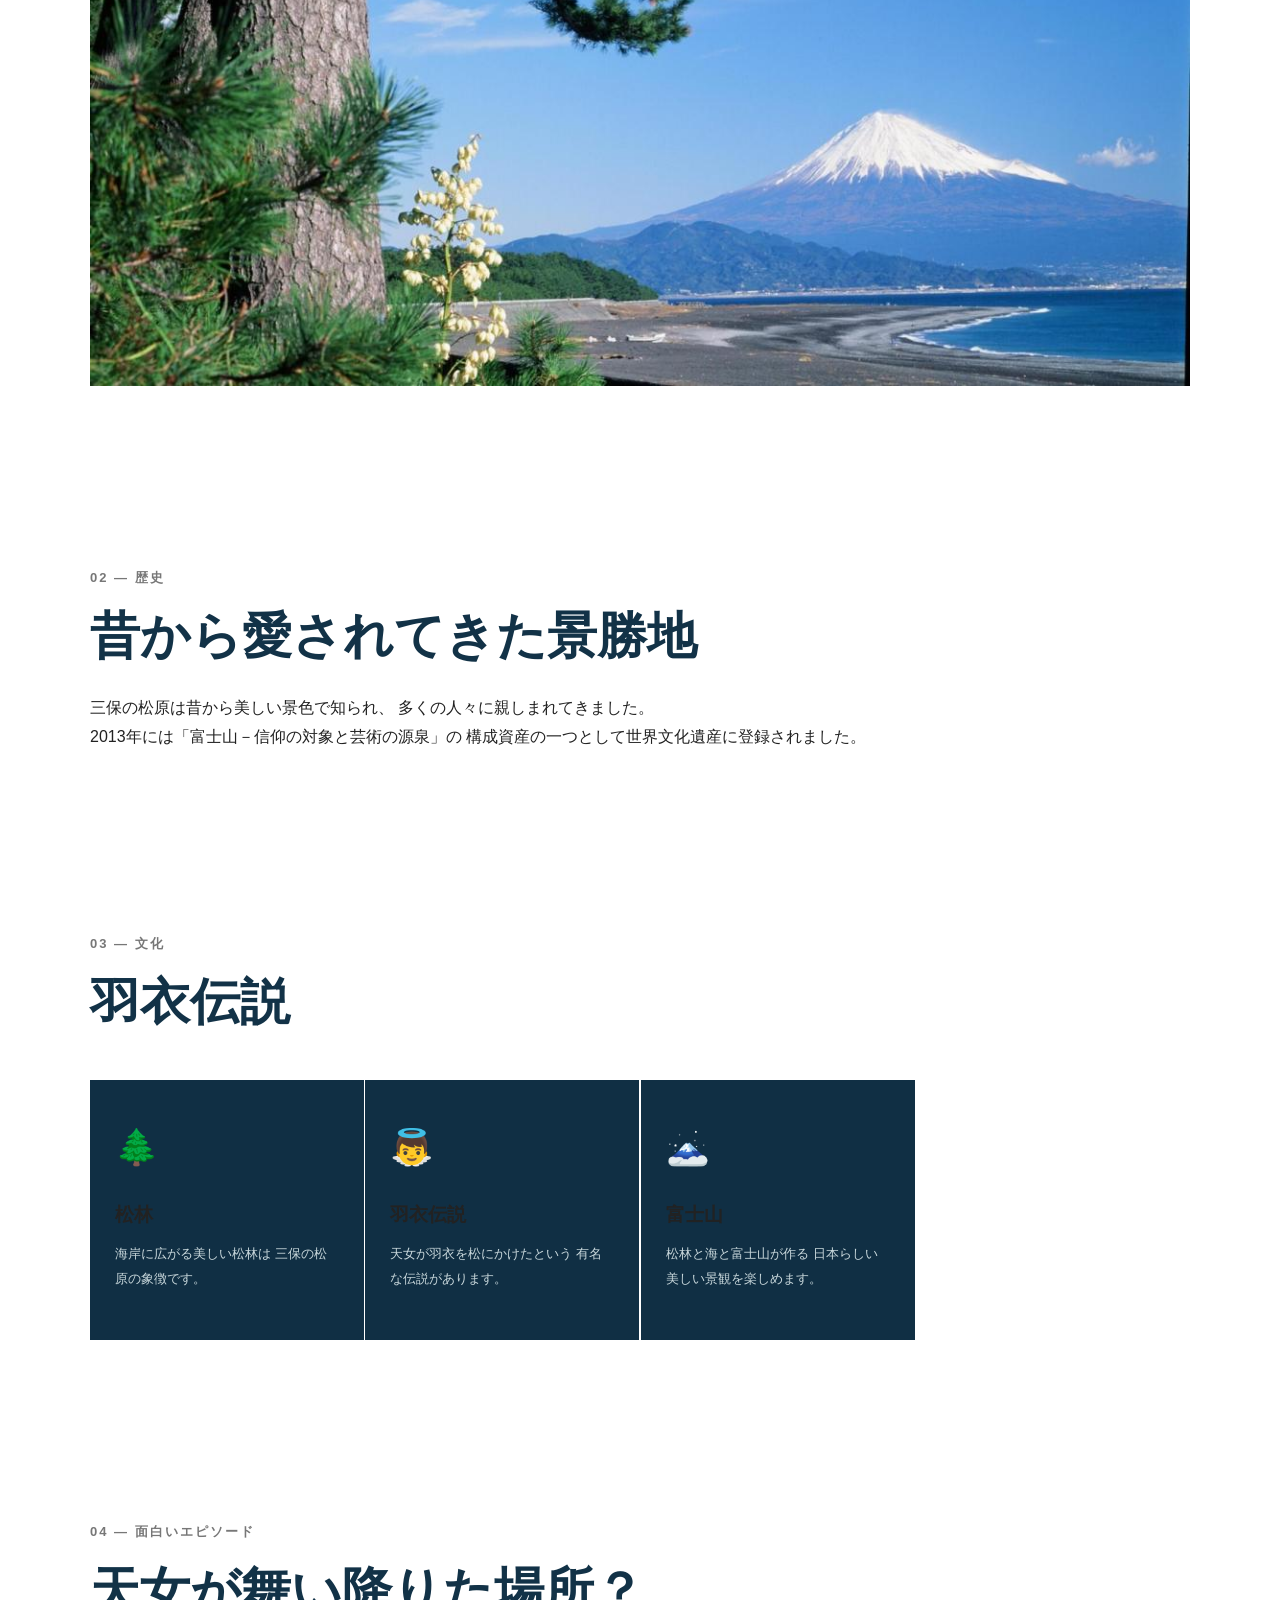
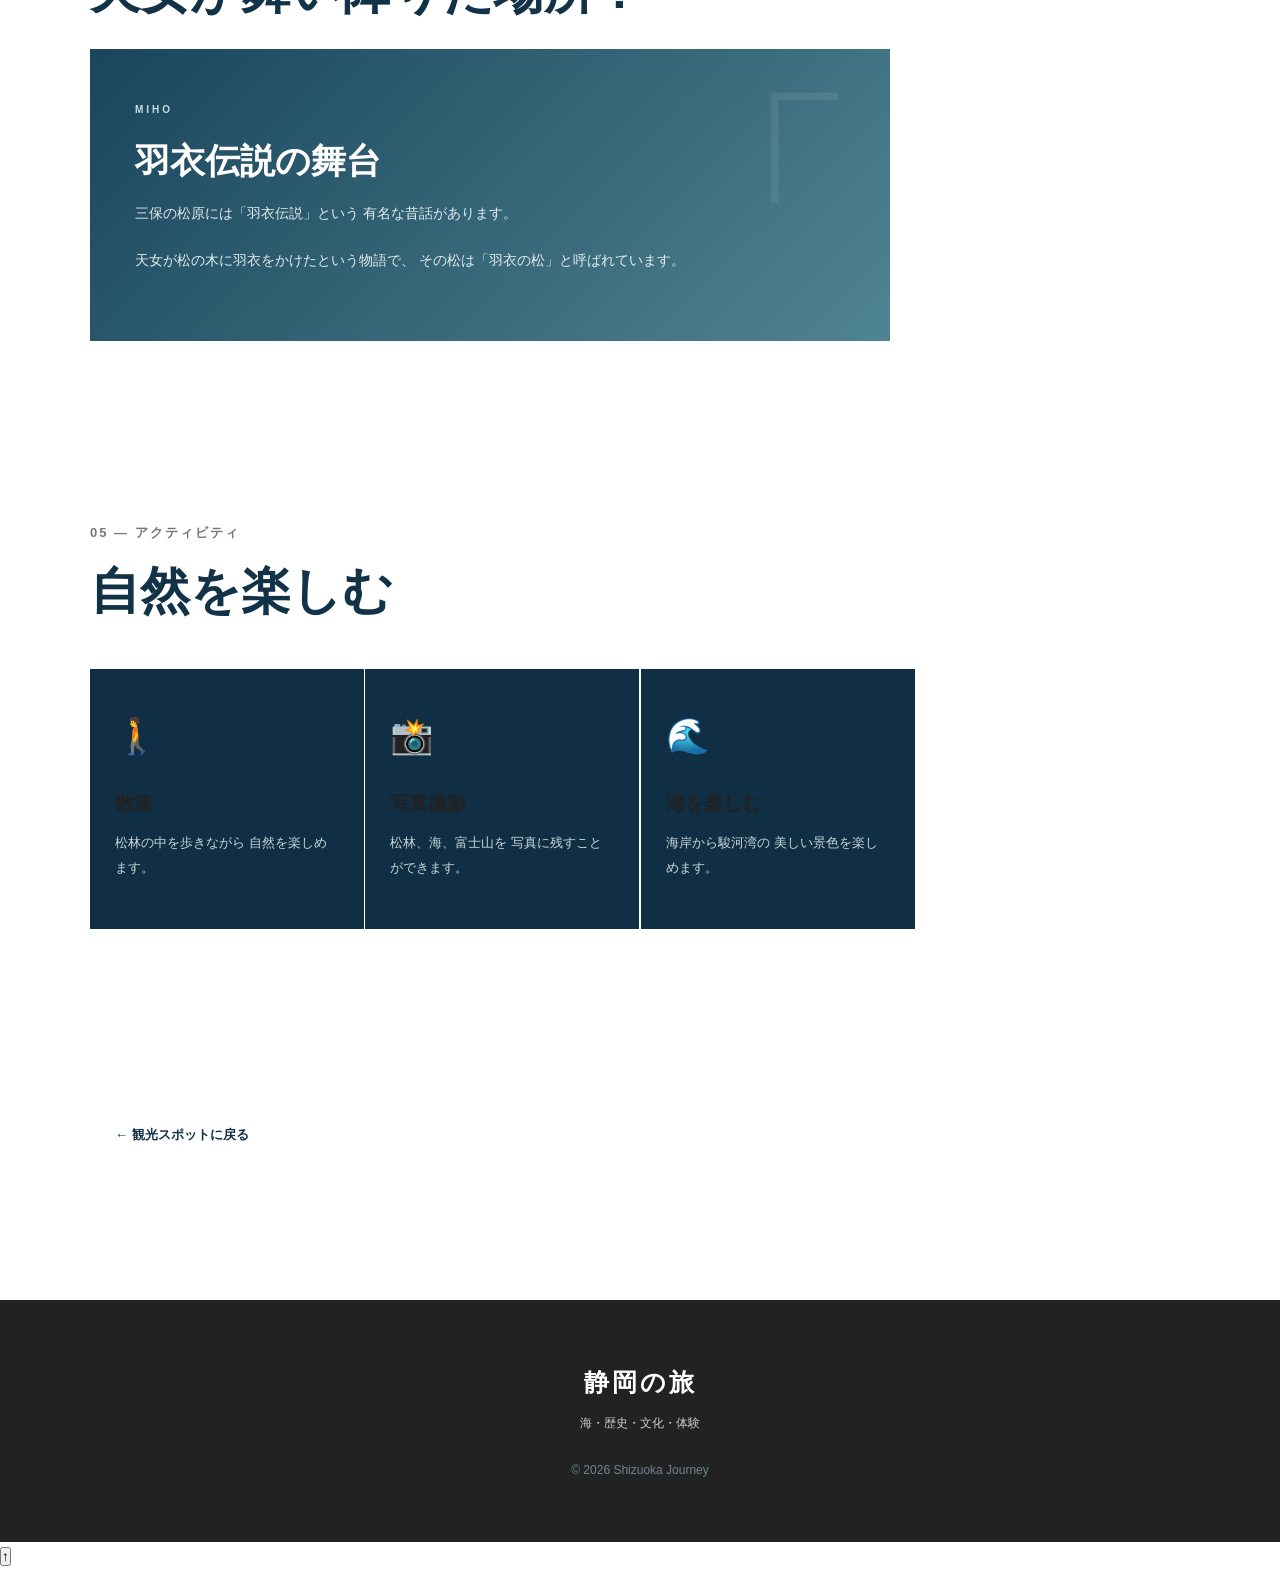
<file: pages/miho-matsubara.html>
<!DOCTYPE html>
<html lang="ja">

<head>
    <meta charset="UTF-8">
    <meta name="viewport" content="width=device-width, initial-scale=1.0">

    <title>三保の松原 | 静岡の旅</title>

    <link rel="stylesheet" href="../style.css">
</head>

<body>

<header class="header">

    <nav class="navbar">

        <div class="logo">静岡の旅</div>

        <ul class="nav-menu">
            <li><a href="../index.html">ホーム</a></li>
            <li><a href="../index.html#about">清水について</a></li>
            <li><a href="../index.html#destinations">観光スポット</a></li>
            <li><a href="../index.html#plan">旅行プラン</a></li>
            <li><a href="../index.html#culture">文化・体験</a></li>
        </ul>

    </nav>

</header>


<main>

<section class="hero">

    <img
        src="../images/miho-matsubara.jfif"
        alt="三保の松原と富士山"
        class="hero-image"
    >

    <div class="hero-content">

        <p class="subtitle">NATURE & CULTURE</p>

        <h1>三保の松原</h1>

        <p class="hero-text">
            松林と海と富士山が作る
            美しい景色。
        </p>

    </div>

</section>


<section class="section">

    <div class="container">

        <p class="section-number">01 — 地理</p>

        <h2>海岸に広がる松林</h2>

        <p>
            三保の松原は静岡市清水区にある
            美しい海岸景勝地です。
        </p>

        <p>
            海岸には多くの松が並び、
            天気の良い日には富士山を見ることができます。
        </p>

        <img
            src="../images/miho-matsubara.jfif"
            alt="三保の松原と富士山"
            class="detail-image"
        >

    </div>

</section>


<section class="section">

    <div class="container">

        <p class="section-number">02 — 歴史</p>

        <h2>昔から愛されてきた景勝地</h2>

        <p>
            三保の松原は昔から美しい景色で知られ、
            多くの人々に親しまれてきました。
        </p>

        <p>
            2013年には「富士山－信仰の対象と芸術の源泉」の
            構成資産の一つとして世界文化遺産に登録されました。
        </p>

    </div>

</section>


<section class="section">

    <div class="container">

        <p class="section-number">03 — 文化</p>

        <h2>羽衣伝説</h2>

        <div class="culture-grid">

            <div class="culture-card">

                <div class="icon">🌲</div>

                <h3>松林</h3>

                <p>
                    海岸に広がる美しい松林は
                    三保の松原の象徴です。
                </p>

            </div>

            <div class="culture-card">

                <div class="icon">👼</div>

                <h3>羽衣伝説</h3>

                <p>
                    天女が羽衣を松にかけたという
                    有名な伝説があります。
                </p>

            </div>

            <div class="culture-card">

                <div class="icon">🗻</div>

                <h3>富士山</h3>

                <p>
                    松林と海と富士山が作る
                    日本らしい美しい景観を楽しめます。
                </p>

            </div>

        </div>

    </div>

</section>


<section class="section">

    <div class="container">

        <p class="section-number">04 — 面白いエピソード</p>

        <h2>天女が舞い降りた場所？</h2>

        <div class="episode-box">

            <span>MIHO</span>

            <h3>
                羽衣伝説の舞台
            </h3>

            <p>
                三保の松原には「羽衣伝説」という
                有名な昔話があります。
            </p>

            <p>
                天女が松の木に羽衣をかけたという物語で、
                その松は「羽衣の松」と呼ばれています。
            </p>

        </div>

    </div>

</section>


<section class="section">

    <div class="container">

        <p class="section-number">05 — アクティビティ</p>

        <h2>自然を楽しむ</h2>

        <div class="culture-grid">

            <div class="culture-card">
                <div class="icon">🚶</div>
                <h3>散策</h3>
                <p>
                    松林の中を歩きながら
                    自然を楽しめます。
                </p>
            </div>

            <div class="culture-card">
                <div class="icon">📸</div>
                <h3>写真撮影</h3>
                <p>
                    松林、海、富士山を
                    写真に残すことができます。
                </p>
            </div>

            <div class="culture-card">
                <div class="icon">🌊</div>
                <h3>海を楽しむ</h3>
                <p>
                    海岸から駿河湾の
                    美しい景色を楽しめます。
                </p>
            </div>

        </div>

    </div>

</section>


<section class="section">

    <div class="container">

        <a href="../index.html#destinations" class="button">
            ← 観光スポットに戻る
        </a>

    </div>

</section>

</main>


<footer class="footer">

    <div class="container">

        <h3>静岡の旅</h3>
        <p>海・歴史・文化・体験</p>

        <p class="copyright">
            © 2026 Shizuoka Journey
        </p>

    </div>

</footer>

<script src="../script.js"></script>

</body>
</html>
</file>
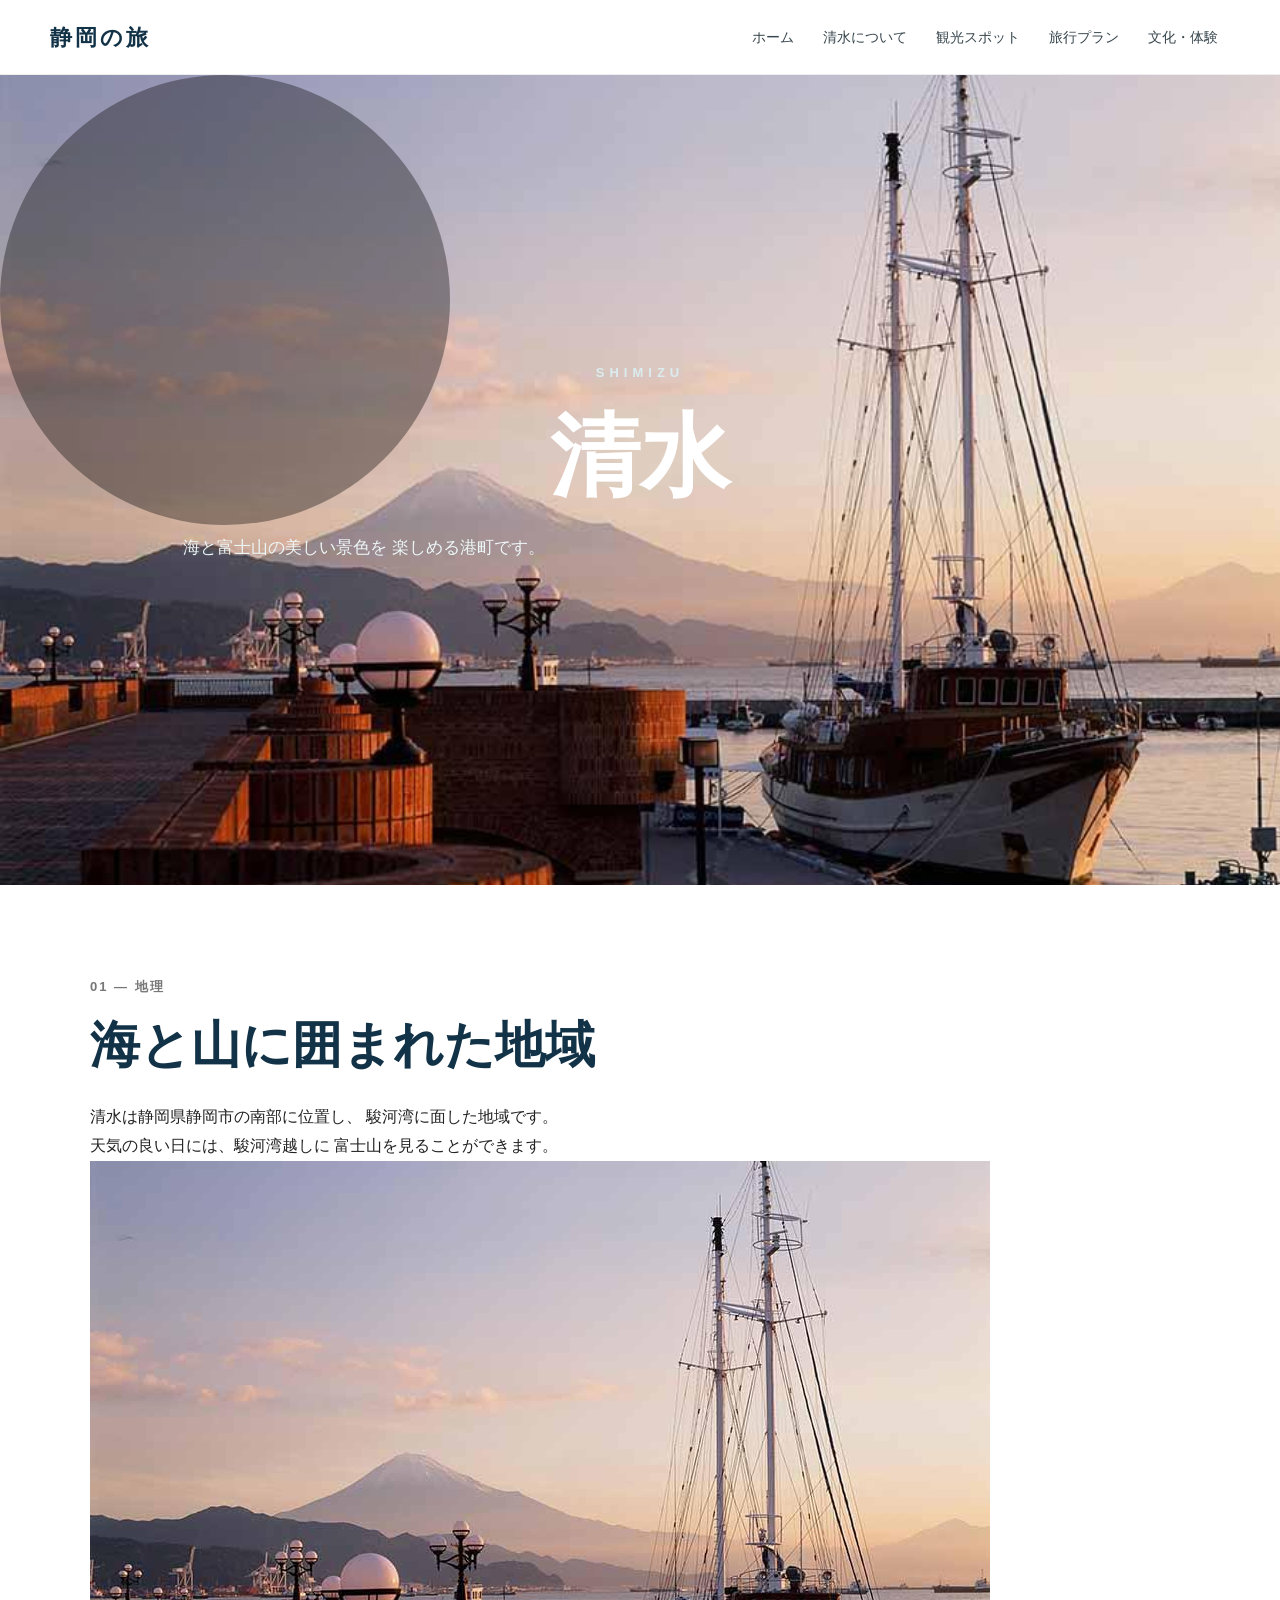
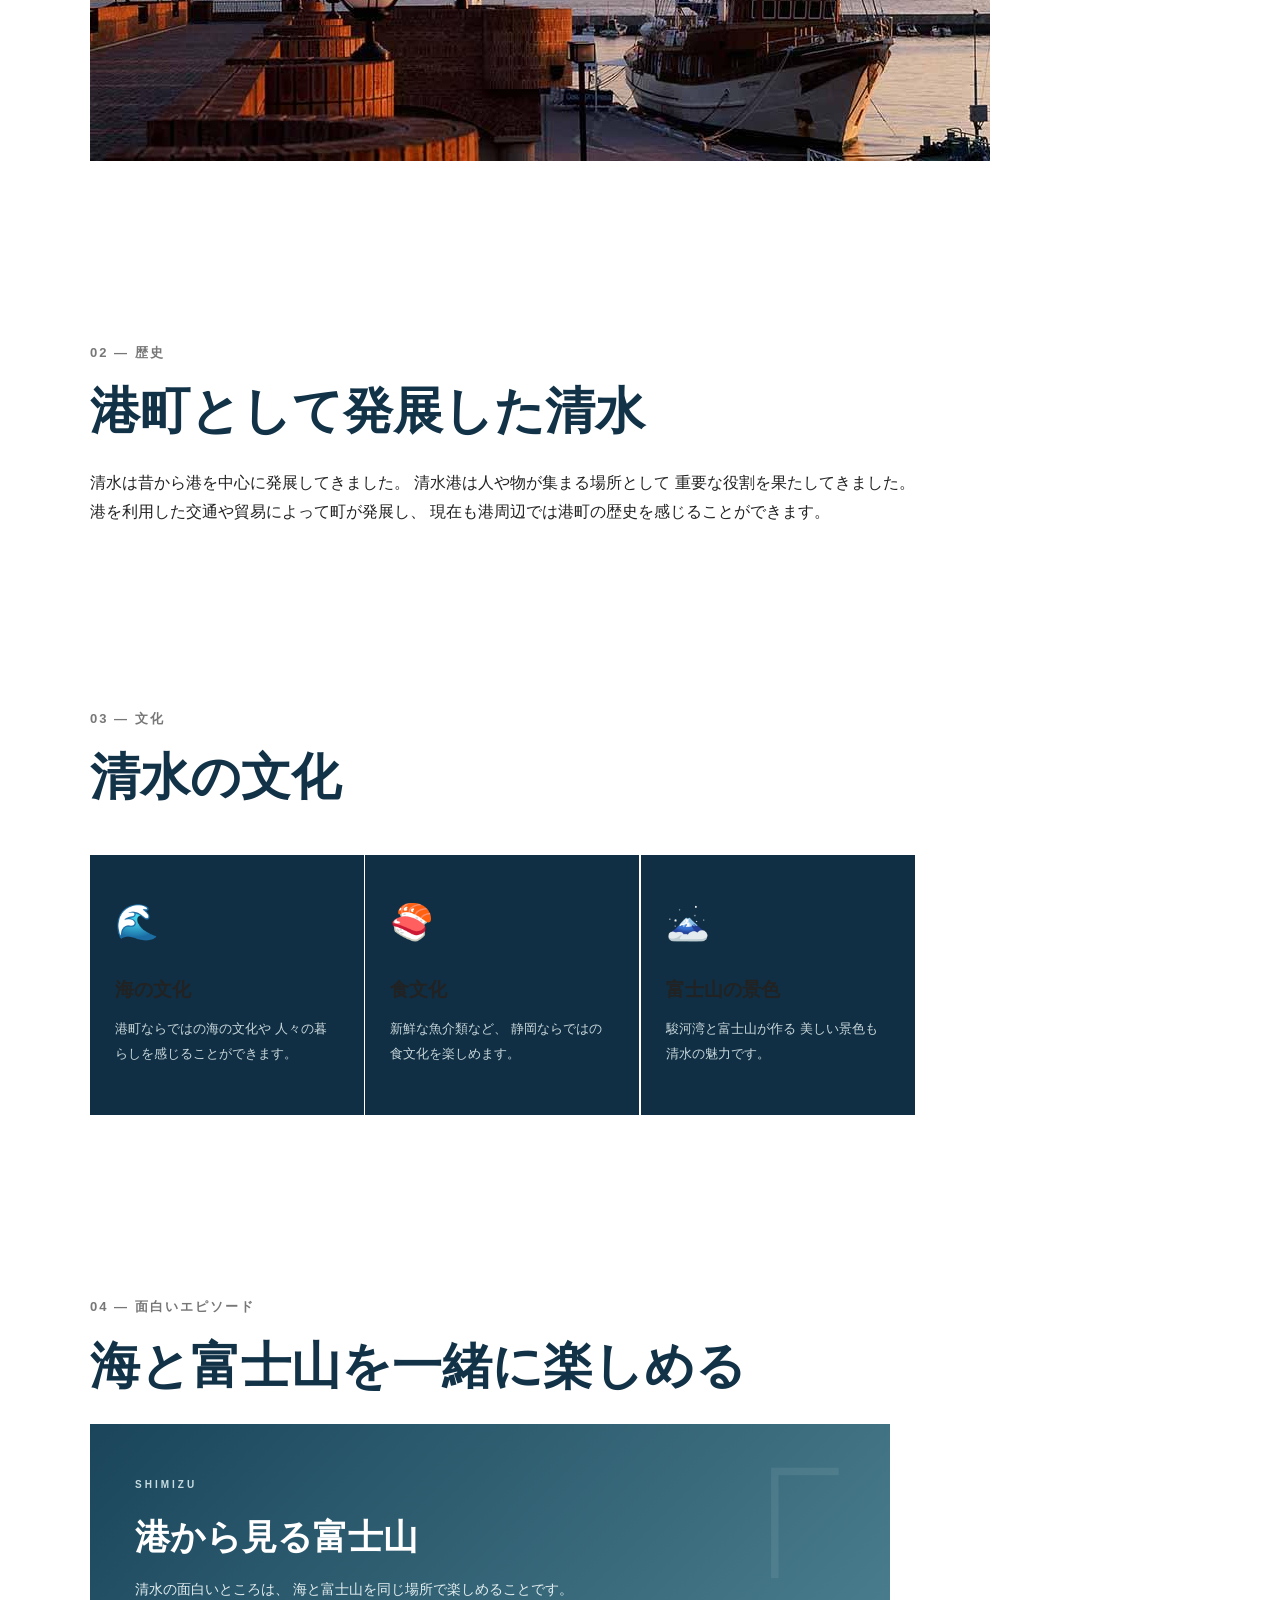
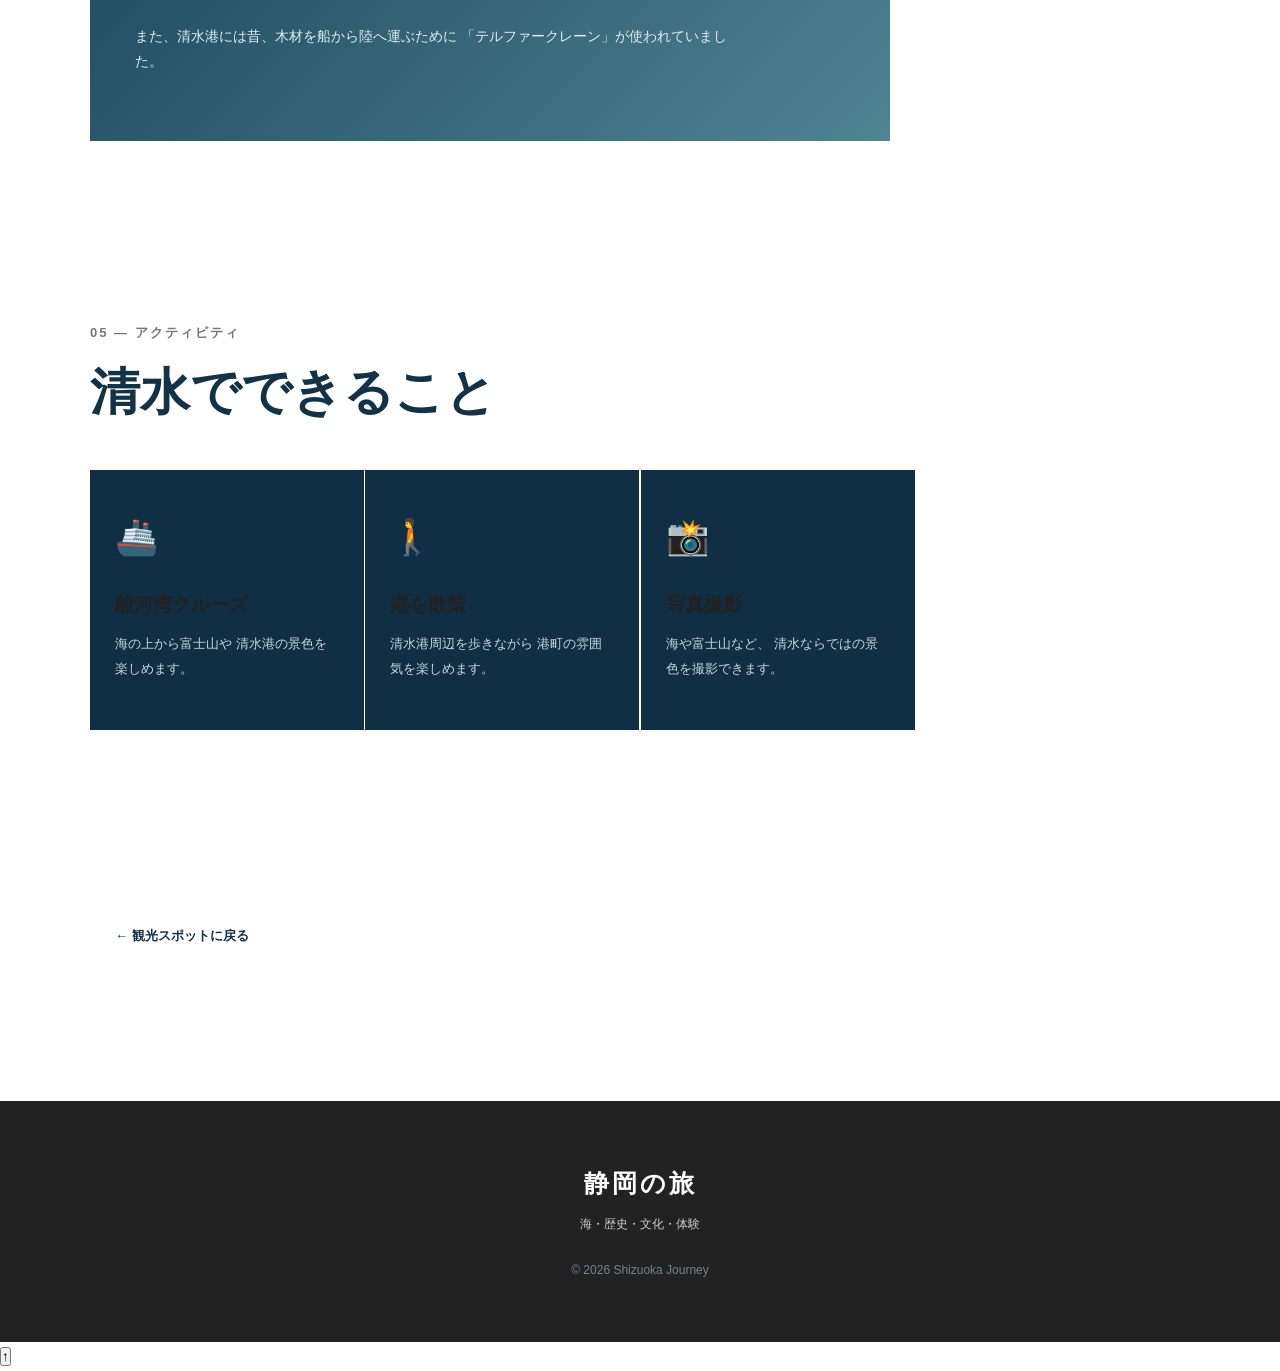
<file: pages/shimizu.html>
<!DOCTYPE html>
<html lang="ja">

<head>
    <meta charset="UTF-8">
    <meta name="viewport" content="width=device-width, initial-scale=1.0">

    <title>清水について | 静岡の旅</title>

    <link rel="stylesheet" href="../style.css">
</head>

<body>

<header class="header">
    <nav class="navbar">
        <div class="logo">静岡の旅</div>

        <ul class="nav-menu">
            <li><a href="../index.html">ホーム</a></li>
            <li><a href="../index.html#about">清水について</a></li>
            <li><a href="../index.html#destinations">観光スポット</a></li>
            <li><a href="../index.html#plan">旅行プラン</a></li>
            <li><a href="../index.html#culture">文化・体験</a></li>
        </ul>
    </nav>
</header>


<main>

<section class="hero">

    <img
        src="../images/shimizu-port.jfif"
        alt="清水港と駿河湾、富士山"
        class="hero-image"
    >

    <div class="hero-content">

        <p class="subtitle">SHIMIZU</p>

        <h1>清水</h1>

        <p class="hero-text">
            海と富士山の美しい景色を
            楽しめる港町です。
        </p>

    </div>

</section>


<section class="section">

    <div class="container">

        <p class="section-number">01 — 地理</p>

        <h2>海と山に囲まれた地域</h2>

        <p>
            清水は静岡県静岡市の南部に位置し、
            駿河湾に面した地域です。
        </p>

        <p>
            天気の良い日には、駿河湾越しに
            富士山を見ることができます。
        </p>

        <img
            src="../images/shimizu-port.jfif"
            alt="清水港と駿河湾、富士山"
            class="detail-image"
        >

    </div>

</section>


<section class="section">

    <div class="container">

        <p class="section-number">02 — 歴史</p>

        <h2>港町として発展した清水</h2>

        <p>
            清水は昔から港を中心に発展してきました。
            清水港は人や物が集まる場所として
            重要な役割を果たしてきました。
        </p>

        <p>
            港を利用した交通や貿易によって町が発展し、
            現在も港周辺では港町の歴史を感じることができます。
        </p>

    </div>

</section>


<section class="section">

    <div class="container">

        <p class="section-number">03 — 文化</p>

        <h2>清水の文化</h2>

        <div class="culture-grid">

            <div class="culture-card">
                <div class="icon">🌊</div>
                <h3>海の文化</h3>
                <p>
                    港町ならではの海の文化や
                    人々の暮らしを感じることができます。
                </p>
            </div>

            <div class="culture-card">
                <div class="icon">🍣</div>
                <h3>食文化</h3>
                <p>
                    新鮮な魚介類など、
                    静岡ならではの食文化を楽しめます。
                </p>
            </div>

            <div class="culture-card">
                <div class="icon">🗻</div>
                <h3>富士山の景色</h3>
                <p>
                    駿河湾と富士山が作る
                    美しい景色も清水の魅力です。
                </p>
            </div>

        </div>

    </div>

</section>


<section class="section">

    <div class="container">

        <p class="section-number">04 — 面白いエピソード</p>

        <h2>海と富士山を一緒に楽しめる</h2>

        <div class="episode-box">

            <span>SHIMIZU</span>

            <h3>
                港から見る富士山
            </h3>

            <p>
                清水の面白いところは、
                海と富士山を同じ場所で楽しめることです。
            </p>

            <p>
                また、清水港には昔、木材を船から陸へ運ぶために
                「テルファークレーン」が使われていました。
            </p>

        </div>

    </div>

</section>


<section class="section">

    <div class="container">

        <p class="section-number">05 — アクティビティ</p>

        <h2>清水でできること</h2>

        <div class="culture-grid">

            <div class="culture-card">
                <div class="icon">🚢</div>
                <h3>駿河湾クルーズ</h3>
                <p>
                    海の上から富士山や
                    清水港の景色を楽しめます。
                </p>
            </div>

            <div class="culture-card">
                <div class="icon">🚶</div>
                <h3>港を散策</h3>
                <p>
                    清水港周辺を歩きながら
                    港町の雰囲気を楽しめます。
                </p>
            </div>

            <div class="culture-card">
                <div class="icon">📸</div>
                <h3>写真撮影</h3>
                <p>
                    海や富士山など、
                    清水ならではの景色を撮影できます。
                </p>
            </div>

        </div>

    </div>

</section>


<section class="section">

    <div class="container">

        <a href="../index.html#destinations" class="button">
            ← 観光スポットに戻る
        </a>

    </div>

</section>

</main>


<footer class="footer">

    <div class="container">

        <h3>静岡の旅</h3>

        <p>海・歴史・文化・体験</p>

        <p class="copyright">
            © 2026 Shizuoka Journey
        </p>

    </div>

</footer>

<script src="../script.js"></script>

</body>
</html>
</file>
<file: style.css>
/* ========================================
   基本設定
======================================== */

* {
    margin: 0;
    padding: 0;
    box-sizing: border-box;
}

html {
    scroll-behavior: smooth;
}

body {
    font-family: "Noto Sans JP", "Yu Gothic", "Hiragino Kaku Gothic ProN", sans-serif;
    color: #26343b;
    background-color: #ffffff;
    line-height: 1.8;
}

a {
    text-decoration: none;
    color: inherit;
}

ul {
    list-style: none;
}

img {
    max-width: 100%;
    display: block;
}


/* ========================================
   共通設定
======================================== */

.container {
    width: 90%;
    max-width: 1180px;
    margin: 0 auto;
}

.section {
    padding: 110px 0;
}

.section-number {
    color: #4d8293;
    font-size: 12px;
    font-weight: 700;
    letter-spacing: 3px;
    margin-bottom: 25px;
}

.section h2 {
    color: #123247;
    font-family: "Playfair Display", "Yu Mincho", serif;
    font-size: 50px;
    line-height: 1.3;
    margin-bottom: 25px;
}


/* ========================================
   ヘッダー
======================================== */

.header {
    width: 100%;
    height: 75px;
    background-color: rgba(255, 255, 255, 0.96);
    border-bottom: 1px solid #eeeeee;
    position: sticky;
    top: 0;
    z-index: 1000;
}

.navbar {
    width: 90%;
    max-width: 1180px;
    height: 75px;
    margin: 0 auto;

    display: flex;
    align-items: center;
    justify-content: space-between;
}

.logo {
    color: #123247;
    font-size: 19px;
    font-weight: 700;
    letter-spacing: 3px;
}

.nav-menu {
    display: flex;
    align-items: center;
    gap: 32px;
}

.nav-menu a {
    color: #37464d;
    font-size: 13px;
    font-weight: 500;
    position: relative;
    transition: 0.3s;
}

.nav-menu a::after {
    content: "";
    width: 0;
    height: 1px;
    background-color: #4d8293;

    position: absolute;
    bottom: -7px;
    left: 0;

    transition: 0.3s;
}

.nav-menu a:hover {
    color: #4d8293;
}

.nav-menu a:hover::after {
    width: 100%;
}


/* ========================================
   ヒーロー
======================================== */

.hero {
    height: calc(100vh - 75px);
    min-height: 600px;

    position: relative;

    display: flex;
    align-items: center;

    background:
        linear-gradient(
            120deg,
            rgba(10, 39, 55, 0.90),
            rgba(42, 99, 116, 0.50)
        ),
        linear-gradient(
            135deg,
            #123b52,
            #6c9fac
        );

    overflow: hidden;
}


/* 海のような装飾 */

.hero::before {
    content: "";

    width: 600px;
    height: 600px;

    border-radius: 50%;

    background-color: rgba(255, 255, 255, 0.08);

    position: absolute;
    right: -200px;
    top: -200px;
}

.hero::after {
    content: "";

    width: 450px;
    height: 450px;

    border-radius: 50%;

    background-color: rgba(255, 255, 255, 0.05);

    position: absolute;
    right: 100px;
    bottom: -300px;
}


.hero-content {
    width: 90%;
    max-width: 1180px;
    margin: 0 auto;

    position: relative;
    z-index: 2;

    color: white;
}

.subtitle {
    font-size: 13px;
    letter-spacing: 5px;
    font-weight: 700;

    margin-bottom: 20px;

    color: #dbecef;
}

.hero h1 {
    font-family: "Playfair Display", "Yu Mincho", serif;

    font-size: clamp(50px, 7vw, 90px);

    line-height: 1.15;

    font-weight: 700;

    margin-bottom: 25px;
}

.hero-text {
    max-width: 600px;

    color: #edf6f7;

    font-size: 17px;

    margin-bottom: 35px;
}


/* ========================================
   ボタン
======================================== */

.button {
    display: inline-flex;

    align-items: center;
    justify-content: center;

    padding: 14px 25px;

    background-color: white;
    color: #123247;

    font-size: 13px;
    font-weight: 700;

    border-radius: 2px;

    transition: 0.3s;
}

.button:hover {
    transform: translateY(-3px);

    background-color: #dcecef;
}


/* ========================================
   清水について
======================================== */

.about {
    background-color: white;
}

.about-content {
    max-width: 700px;
}

.about-content p {
    color: #657177;

    font-size: 16px;

    margin-bottom: 18px;
}

.about-content p:first-child {
    font-size: 21px;

    color: #26343b;

    font-weight: 500;
}


/* ========================================
   観光スポット
======================================== */

.destinations {
    background-color: #f5f3ee;
}

.section-description {
    color: #707b80;

    font-size: 15px;

    margin-bottom: 40px;

    max-width: 650px;
}


/* Destination Grid */

.destination-grid {
    display: grid;

    grid-template-columns: repeat(2, 1fr);

    gap: 22px;
}


/* Destination Card */

.destination-card {
    min-height: 390px;

    position: relative;

    overflow: hidden;

    display: flex;

    align-items: flex-end;

    padding: 30px;

    color: white;

    background:
        linear-gradient(
            145deg,
            #214d63,
            #7ba6ae
        );

    transition: 0.4s;
}


/* card background */

.destination-card:nth-child(1) {
    background:
        linear-gradient(
            145deg,
            #17455d,
            #6e9eaa
        );
}

.destination-card:nth-child(2) {
    background:
        linear-gradient(
            145deg,
            #735438,
            #c49a68
        );
}

.destination-card:nth-child(3) {
    background:
        linear-gradient(
            145deg,
            #154b6c,
            #63a0b3
        );
}

.destination-card:nth-child(4) {
    background:
        linear-gradient(
            145deg,
            #345844,
            #9aae89
        );
}

.destination-card:nth-child(5) {
    background:
        linear-gradient(
            145deg,
            #42332c,
            #a97e54
        );
}


.destination-card::before {
    content: "";

    position: absolute;

    inset: 0;

    background:
        linear-gradient(
            to top,
            rgba(5, 20, 30, 0.90),
            rgba(5, 20, 30, 0.05)
        );

    z-index: 1;
}


.destination-card:hover {
    transform: translateY(-6px);
}


.card-content {
    position: relative;

    z-index: 2;

    width: 100%;
}


.category {
    font-size: 10px;

    letter-spacing: 2px;

    color: #d9e8eb;

    font-weight: 700;
}


.destination-card h3 {
    font-family: "Playfair Display", "Yu Mincho", serif;

    font-size: 32px;

    line-height: 1.35;

    margin: 7px 0 12px;
}


.destination-card p {
    font-size: 13px;

    line-height: 1.8;

    color: #edf4f5;

    max-width: 500px;

    margin-bottom: 12px;
}


.destination-card a {
    display: inline-block;

    font-size: 12px;

    font-weight: 700;

    border-bottom: 1px solid rgba(255, 255, 255, 0.6);

    padding-bottom: 3px;

    transition: 0.3s;
}

.destination-card a:hover {
    letter-spacing: 1px;
}


/* ========================================
   旅行プラン
======================================== */

.plan {
    background-color: white;
}

.timeline {
    width: 100%;

    max-width: 850px;

    margin: 60px auto 0;

    position: relative;
}


/* 縦線 */

.timeline::before {
    content: "";

    position: absolute;

    left: 91px;

    top: 0;

    bottom: 0;

    width: 1px;

    background-color: #d7d9d8;
}


.timeline-item {
    display: grid;

    grid-template-columns: 70px 45px 1fr;

    min-height: 120px;

    align-items: start;
}


.time {
    color: #123247;

    font-size: 14px;

    font-weight: 700;

    padding-top: 17px;
}


.timeline-item::before {
    content: "";

    width: 11px;

    height: 11px;

    border-radius: 50%;

    border: 3px solid #4d8293;

    background-color: white;

    margin: 22px auto;

    position: relative;

    z-index: 2;
}


.timeline-content {
    background-color: #f7f6f2;

    padding: 18px 22px;

    margin-bottom: 18px;
}


.timeline-content span {
    color: #4d8293;

    font-size: 9px;

    font-weight: 700;

    letter-spacing: 2px;
}


.timeline-content h3 {
    color: #123247;

    font-size: 19px;

    margin: 2px 0 5px;
}


.timeline-content p {
    color: #727d82;

    font-size: 13px;
}


/* ========================================
   文化・体験
======================================== */

.culture {
    background-color: #102f44;

    color: white;
}

.culture .section-number {
    color: #a7c8d0;
}

.culture h2 {
    color: white;
}


.culture-grid {
    display: grid;

    grid-template-columns: repeat(4, 1fr);

    gap: 1px;

    background-color: rgba(255, 255, 255, 0.15);

    margin-top: 45px;
}


.culture-card {
    min-height: 260px;

    padding: 35px 25px;

    background-color: #102f44;

    transition: 0.3s;
}


.culture-card:hover {
    background-color: #183e54;
}


.icon {
    font-size: 35px;

    margin-bottom: 20px;
}


.culture-card h3 {
    font-size: 19px;

    margin-bottom: 10px;
}


.culture-card p {
    color: #c8d7db;

    font-size: 13px;

    line-height: 1.9;
}


/* ========================================
   おもしろいエピソード
======================================== */

.episode {
    background-color: #f5f3ee;
}


.episode h2 {
    max-width: 700px;

    margin-bottom: 40px;
}


.episode-box {
    max-width: 800px;

    padding: 45px;

    background:
        linear-gradient(
            135deg,
            #1a455b,
            #4f8493
        );

    color: white;

    position: relative;

    overflow: hidden;
}


.episode-box::before {
    content: "「";

    position: absolute;

    right: 30px;
    top: -50px;

    font-family: serif;

    font-size: 220px;

    color: rgba(255, 255, 255, 0.08);
}


.episode-box span {
    font-size: 10px;

    letter-spacing: 3px;

    color: #c7dce1;

    font-weight: 700;
}


.episode-box h3 {
    font-family: "Playfair Display", "Yu Mincho", serif;

    font-size: 35px;

    line-height: 1.4;

    margin: 15px 0;
}


.episode-box p {
    color: #e2edef;

    font-size: 14px;

    max-width: 600px;

    margin-bottom: 22px;
}


.episode-box a {
    display: inline-block;

    font-size: 12px;

    font-weight: 700;

    border-bottom: 1px solid rgba(255, 255, 255, 0.7);

    padding-bottom: 4px;
}


/* ========================================
   フッター
======================================== */

.footer {
    background-color: #081d2b;

    color: white;

    padding: 55px 0;
}


.footer h3 {
    font-size: 20px;

    letter-spacing: 3px;

    margin-bottom: 7px;
}


.footer p {
    color: #9aadb4;

    font-size: 12px;
}


.footer .copyright {
    margin-top: 25px;

    color: #71868f;
}


/* ========================================
   ホバーアニメーション
======================================== */

.destination-card,
.culture-card,
.button,
.episode-box a {
    will-change: transform;
}


/* ========================================
   タブレット
======================================== */

@media screen and (max-width: 900px) {

    .nav-menu {
        gap: 18px;
    }

    .nav-menu a {
        font-size: 12px;
    }

    .section {
        padding: 80px 0;
    }

    .section h2 {
        font-size: 42px;
    }

    .destination-grid {
        grid-template-columns: 1fr;
    }

    .culture-grid {
        grid-template-columns: repeat(2, 1fr);
    }

}


/* ========================================
   スマートフォン
======================================== */

@media screen and (max-width: 650px) {

    .header,
    .navbar {
        height: 65px;
    }

    .logo {
        font-size: 15px;
    }

    .nav-menu {
        display: none;
    }

    .hero {
        height: calc(100vh - 65px);

        min-height: 560px;
    }

    .hero h1 {
        font-size: 48px;
    }

    .hero-text {
        font-size: 15px;
    }

    .section {
        padding: 70px 0;
    }

    .section h2 {
        font-size: 37px;
    }

    .destination-card {
        min-height: 350px;
    }

    .destination-card h3 {
        font-size: 27px;
    }

    .timeline::before {
        left: 62px;
    }

    .timeline-item {
        grid-template-columns: 48px 30px 1fr;
    }

    .time {
        font-size: 12px;
    }

    .timeline-content {
        padding: 15px;
    }

    .timeline-content h3 {
        font-size: 16px;
    }

    .culture-grid {
        grid-template-columns: 1fr;
    }

    .culture-card {
        min-height: auto;
    }

    .episode-box {
        padding: 30px 25px;
    }

    .episode-box h3 {
        font-size: 27px;
    }

}


/* ========================================
   小さいスマートフォン
======================================== */

@media screen and (max-width: 420px) {

    .container {
        width: 88%;
    }

    .hero-content {
        width: 88%;
    }

    .hero h1 {
        font-size: 41px;
    }

    .section h2 {
        font-size: 32px;
    }

    .destination-card {
        min-height: 320px;

        padding: 23px;
    }

    .destination-card h3 {
        font-size: 24px;
    }

}
.hero {
    position: relative;
    width: 100%;
    height: 90vh;
    min-height: 600px;
    display: flex;
    align-items: center;
    justify-content: center;
    overflow: hidden;
}

.hero-image {
    position: absolute;
    width: 100%;
    height: 100%;
    object-fit: cover;
    top: 0;
    left: 0;
    z-index: 1;
}

.hero::after {
    content: "";
    position: absolute;
    inset: 0;
    background: rgba(0, 0, 0, 0.35);
    z-index: 2;
}

.hero-content {
    position: relative;
    z-index: 3;
    text-align: center;
    color: white;
}
/* ========================================
   ABOUT PAGE
======================================== */

.about-places {
    display: grid;
    grid-template-columns: repeat(3, 1fr);
    gap: 20px;
    margin-top: 45px;
}

.about-place {
    background-color: white;
    padding: 35px 30px;
    border-top: 3px solid #4d8293;
    transition: 0.3s;
}

.about-place:hover {
    transform: translateY(-5px);
}

.about-place h3 {
    color: #123247;
    font-family: "Playfair Display", "Yu Mincho", serif;
    font-size: 24px;
    margin-bottom: 15px;
}

.about-place p {
    color: #707b80;
    font-size: 13px;
    line-height: 1.9;
    margin-bottom: 20px;
}

.about-place a {
    color: #4d8293;
    font-size: 12px;
    font-weight: 700;
    border-bottom: 1px solid #4d8293;
    padding-bottom: 3px;
}


/* About page responsive */

@media screen and (max-width: 900px) {

    .about-places {
        grid-template-columns: 1fr;
    }

}

@media screen and (max-width: 600px) {

    .nav-menu {
        gap: 10px;
    }

    .nav-menu a {
        font-size: 10px;
    }

    .hero h1 {
        font-size: 48px;
    }

}
/* =========================
   RESET
========================= */

* {
    margin: 0;
    padding: 0;
    box-sizing: border-box;
}

html {
    scroll-behavior: smooth;
}

body {
    font-family: "Arial", "Hiragino Kaku Gothic ProN", "Yu Gothic", sans-serif;
    line-height: 1.8;
    color: #222;
    background: #fff;
    transition: background 0.3s ease, color 0.3s ease;
}

img {
    max-width: 100%;
    display: block;
}

a {
    text-decoration: none;
    color: inherit;
}

button {
    font-family: inherit;
}


/* =========================
   COMMON
========================= */

.container {
    width: min(1100px, 90%);
    margin: 0 auto;
}

.narrow {
    max-width: 900px;
}

.section {
    padding: 90px 0;
}

.section-number {
    font-size: 13px;
    letter-spacing: 2px;
    color: #777;
    margin-bottom: 15px;
}

h2 {
    font-size: clamp(28px, 4vw, 42px);
    margin-bottom: 30px;
    line-height: 1.3;
}

.lead {
    font-size: 18px;
    color: #666;
    margin-bottom: 40px;
}


/* =========================
   HEADER / NAVIGATION
========================= */

.header {
    position: sticky;
    top: 0;
    z-index: 1000;
    background: rgba(255, 255, 255, 0.95);
    border-bottom: 1px solid #eee;
    backdrop-filter: blur(10px);
}

.navbar {
    width: min(1200px, 94%);
    margin: 0 auto;
    min-height: 72px;

    display: flex;
    align-items: center;
    justify-content: space-between;
    gap: 20px;
}

.logo {
    font-size: 22px;
    font-weight: bold;
    white-space: nowrap;
}

.nav-menu {
    list-style: none;
    display: flex;
    align-items: center;
    gap: 5px;
}

.nav-menu a {
    display: block;
    padding: 10px 12px;
    font-size: 14px;
    border-radius: 8px;
    transition: 0.3s;
}

.nav-menu a:hover,
.nav-menu a.active {
    background: #222;
    color: #fff;
}

.menu-toggle {
    display: none;
    border: none;
    background: transparent;
    font-size: 28px;
    cursor: pointer;
}

.theme-btn {
    border: none;
    background: #f1f1f1;
    width: 40px;
    height: 40px;
    border-radius: 50%;
    cursor: pointer;
    font-size: 18px;
    margin-left: 5px;
}


/* =========================
   HERO
========================= */

.page-hero {
    position: relative;
    height: 430px;
    overflow: hidden;

    display: flex;
    align-items: center;
    justify-content: center;
    text-align: center;
}

.page-hero img {
    position: absolute;
    inset: 0;
    width: 100%;
    height: 100%;
    object-fit: cover;
    z-index: 0;
}

.page-hero::after {
    content: "";
    position: absolute;
    inset: 0;
    background: rgba(0, 0, 0, 0.45);
}

.page-hero > div {
    position: relative;
    z-index: 1;
    color: white;
}

.page-hero p {
    font-size: 13px;
    letter-spacing: 4px;
    margin-bottom: 10px;
}

.page-hero h1 {
    font-size: clamp(38px, 7vw, 72px);
    line-height: 1.2;
    margin-bottom: 15px;
}

.page-hero span {
    font-size: 17px;
}


/* =========================
   ABOUT
========================= */

.about-cards {
    display: grid;
    grid-template-columns: repeat(2, 1fr);
    gap: 25px;
}

.info-card {
    padding: 30px;
    border: 1px solid #ddd;
    border-radius: 15px;
    background: #fff;
    transition: transform 0.3s ease, box-shadow 0.3s ease;
}

.info-card:hover {
    transform: translateY(-7px);
    box-shadow: 0 15px 35px rgba(0, 0, 0, 0.1);
}

.info-card h3 {
    font-size: 22px;
    margin-bottom: 12px;
}

.info-card p {
    color: #666;
}


/* =========================
   FOOD
========================= */

.food-grid {
    display: grid;
    grid-template-columns: repeat(4, 1fr);
    gap: 25px;
}

.food-card {
    padding: 35px 25px;
    border-radius: 18px;
    background: #f7f7f7;
    text-align: center;
    transition: 0.3s;
}

.food-card:hover {
    transform: translateY(-8px);
    box-shadow: 0 15px 30px rgba(0, 0, 0, 0.1);
}

.food-icon {
    font-size: 50px;
    margin-bottom: 15px;
}

.food-card h3 {
    font-size: 24px;
    margin-bottom: 10px;
}

.food-card p {
    color: #666;
    font-size: 15px;
}


/* =========================
   ACCESS
========================= */

.access-grid {
    display: grid;
    grid-template-columns: 1fr 1.2fr;
    gap: 35px;
    align-items: stretch;
}

.access-list {
    display: flex;
    flex-direction: column;
    gap: 20px;
}

.access-item {
    padding: 25px;
    border-left: 4px solid #222;
    background: #f7f7f7;
    border-radius: 8px;
}

.access-item strong {
    display: block;
    font-size: 20px;
    margin-bottom: 8px;
}

.access-item p {
    color: #666;
}

.map-box {
    min-height: 400px;
    border-radius: 15px;
    overflow: hidden;
    box-shadow: 0 10px 30px rgba(0, 0, 0, 0.1);
}

.map-box iframe {
    width: 100%;
    height: 100%;
    min-height: 400px;
    border: 0;
}


/* =========================
   GALLERY
========================= */

.gallery-grid {
    display: grid;
    grid-template-columns: repeat(3, 1fr);
    gap: 25px;
}

.gallery-item {
    position: relative;
    overflow: hidden;
    border-radius: 15px;
    background: #eee;
    cursor: pointer;
}

.gallery-image {
    width: 100%;
    height: 280px;
    object-fit: cover;
    transition: transform 0.5s ease;
}

.gallery-item:hover .gallery-image {
    transform: scale(1.08);
}

.gallery-caption {
    position: absolute;
    left: 0;
    right: 0;
    bottom: 0;

    padding: 20px;
    color: white;
    background: linear-gradient(
        transparent,
        rgba(0, 0, 0, 0.8)
    );

    font-weight: bold;
}


/* =========================
   LIGHTBOX
========================= */

.lightbox {
    position: fixed;
    inset: 0;
    z-index: 2000;

    background: rgba(0, 0, 0, 0.92);

    display: none;
    align-items: center;
    justify-content: center;
    padding: 30px;
}

.lightbox.show {
    display: flex;
}

.lightbox img {
    max-width: 90%;
    max-height: 80vh;
    object-fit: contain;
    border-radius: 10px;
}

.lightbox button {
    position: absolute;
    border: none;
    background: rgba(255, 255, 255, 0.15);
    color: white;
    width: 50px;
    height: 50px;
    border-radius: 50%;
    font-size: 28px;
    cursor: pointer;
    transition: 0.3s;
}

.lightbox button:hover {
    background: rgba(255, 255, 255, 0.3);
}

#lightboxClose {
    top: 25px;
    right: 25px;
}

#lightboxPrev {
    left: 25px;
    top: 50%;
    transform: translateY(-50%);
}

#lightboxNext {
    right: 25px;
    top: 50%;
    transform: translateY(-50%);
}


/* =========================
   QUIZ
========================= */

.quiz-container {
    max-width: 850px;
    margin: 0 auto;
}

.quiz-question {
    background: #f7f7f7;
    padding: 30px;
    margin-bottom: 25px;
    border-radius: 15px;
}

.quiz-question h3 {
    margin-bottom: 20px;
    font-size: 20px;
}

.quiz-question label {
    display: block;
    padding: 12px 15px;
    margin: 8px 0;
    border: 1px solid #ddd;
    border-radius: 8px;
    background: white;
    cursor: pointer;
    transition: 0.3s;
}

.quiz-question label:hover {
    background: #eee;
}

.quiz-question input {
    margin-right: 10px;
}

.quiz-submit {
    display: block;
    margin: 35px auto;
    padding: 15px 45px;

    border: none;
    border-radius: 30px;

    background: #222;
    color: white;

    font-size: 16px;
    cursor: pointer;
    transition: 0.3s;
}

.quiz-submit:hover {
    transform: translateY(-3px);
    opacity: 0.8;
}

.quiz-result {
    text-align: center;
    font-size: 22px;
    font-weight: bold;
    padding: 25px;
    border-radius: 12px;
    margin-top: 20px;
}


/* =========================
   FOOTER
========================= */

.footer {
    margin-top: 50px;
    padding: 60px 0;
    background: #222;
    color: white;
    text-align: center;
}

.footer h3 {
    font-size: 25px;
    margin-bottom: 8px;
}

.footer p {
    color: #ccc;
}


/* =========================
   BACK TO TOP
========================= */

.top-btn {
    position: fixed;
    right: 25px;
    bottom: 25px;

    width: 50px;
    height: 50px;

    border: none;
    border-radius: 50%;

    background: #222;
    color: white;

    font-size: 22px;
    cursor: pointer;

    opacity: 0;
    visibility: hidden;
    transform: translateY(20px);

    transition: 0.3s;

    z-index: 900;
}

.top-btn.show {
    opacity: 1;
    visibility: visible;
    transform: translateY(0);
}

.top-btn:hover {
    transform: translateY(-5px);
}


/* =========================
   SCROLL ANIMATION
========================= */

.reveal {
    opacity: 0;
    transform: translateY(40px);
    transition:
        opacity 0.8s ease,
        transform 0.8s ease;
}

.reveal.active {
    opacity: 1;
    transform: translateY(0);
}


/* =========================
   DARK MODE
========================= */

body.dark-mode {
    background: #121212;
    color: #eee;
}

body.dark-mode .header {
    background: rgba(20, 20, 20, 0.95);
    border-bottom-color: #333;
}

body.dark-mode .nav-menu a:hover,
body.dark-mode .nav-menu a.active {
    background: #fff;
    color: #111;
}

body.dark-mode .theme-btn {
    background: #333;
    color: white;
}

body.dark-mode .info-card {
    background: #1e1e1e;
    border-color: #333;
}

body.dark-mode .info-card p,
body.dark-mode .lead,
body.dark-mode .food-card p,
body.dark-mode .access-item p {
    color: #bbb;
}

body.dark-mode .food-card,
body.dark-mode .access-item,
body.dark-mode .quiz-question {
    background: #1e1e1e;
}

body.dark-mode .quiz-question label {
    background: #292929;
    border-color: #444;
}

body.dark-mode .quiz-question label:hover {
    background: #333;
}

body.dark-mode .section-number {
    color: #aaa;
}


/* =========================
   RESPONSIVE
========================= */

@media (max-width: 900px) {

    .nav-menu {
        position: absolute;
        top: 72px;
        left: 0;
        right: 0;

        background: white;

        flex-direction: column;
        align-items: stretch;

        padding: 15px;

        display: none;

        border-bottom: 1px solid #ddd;
    }

    .nav-menu.show {
        display: flex;
    }

    .nav-menu a {
        padding: 12px 15px;
    }

    .menu-toggle {
        display: block;
    }

    body.dark-mode .nav-menu {
        background: #171717;
        border-color: #333;
    }

    .food-grid {
        grid-template-columns: repeat(2, 1fr);
    }

    .gallery-grid {
        grid-template-columns: repeat(2, 1fr);
    }

    .access-grid {
        grid-template-columns: 1fr;
    }
}


@media (max-width: 600px) {

    .section {
        padding: 60px 0;
    }

    .page-hero {
        height: 350px;
    }

    .about-cards,
    .food-grid,
    .gallery-grid {
        grid-template-columns: 1fr;
    }

    .gallery-image {
        height: 240px;
    }

    .lightbox {
        padding: 15px;
    }

    .lightbox img {
        max-width: 95%;
    }

    #lightboxPrev {
        left: 10px;
    }

    #lightboxNext {
        right: 10px;
    }

    #lightboxClose {
        top: 15px;
        right: 15px;
    }

    .top-btn {
        right: 15px;
        bottom: 15px;
    }
}
</file>
